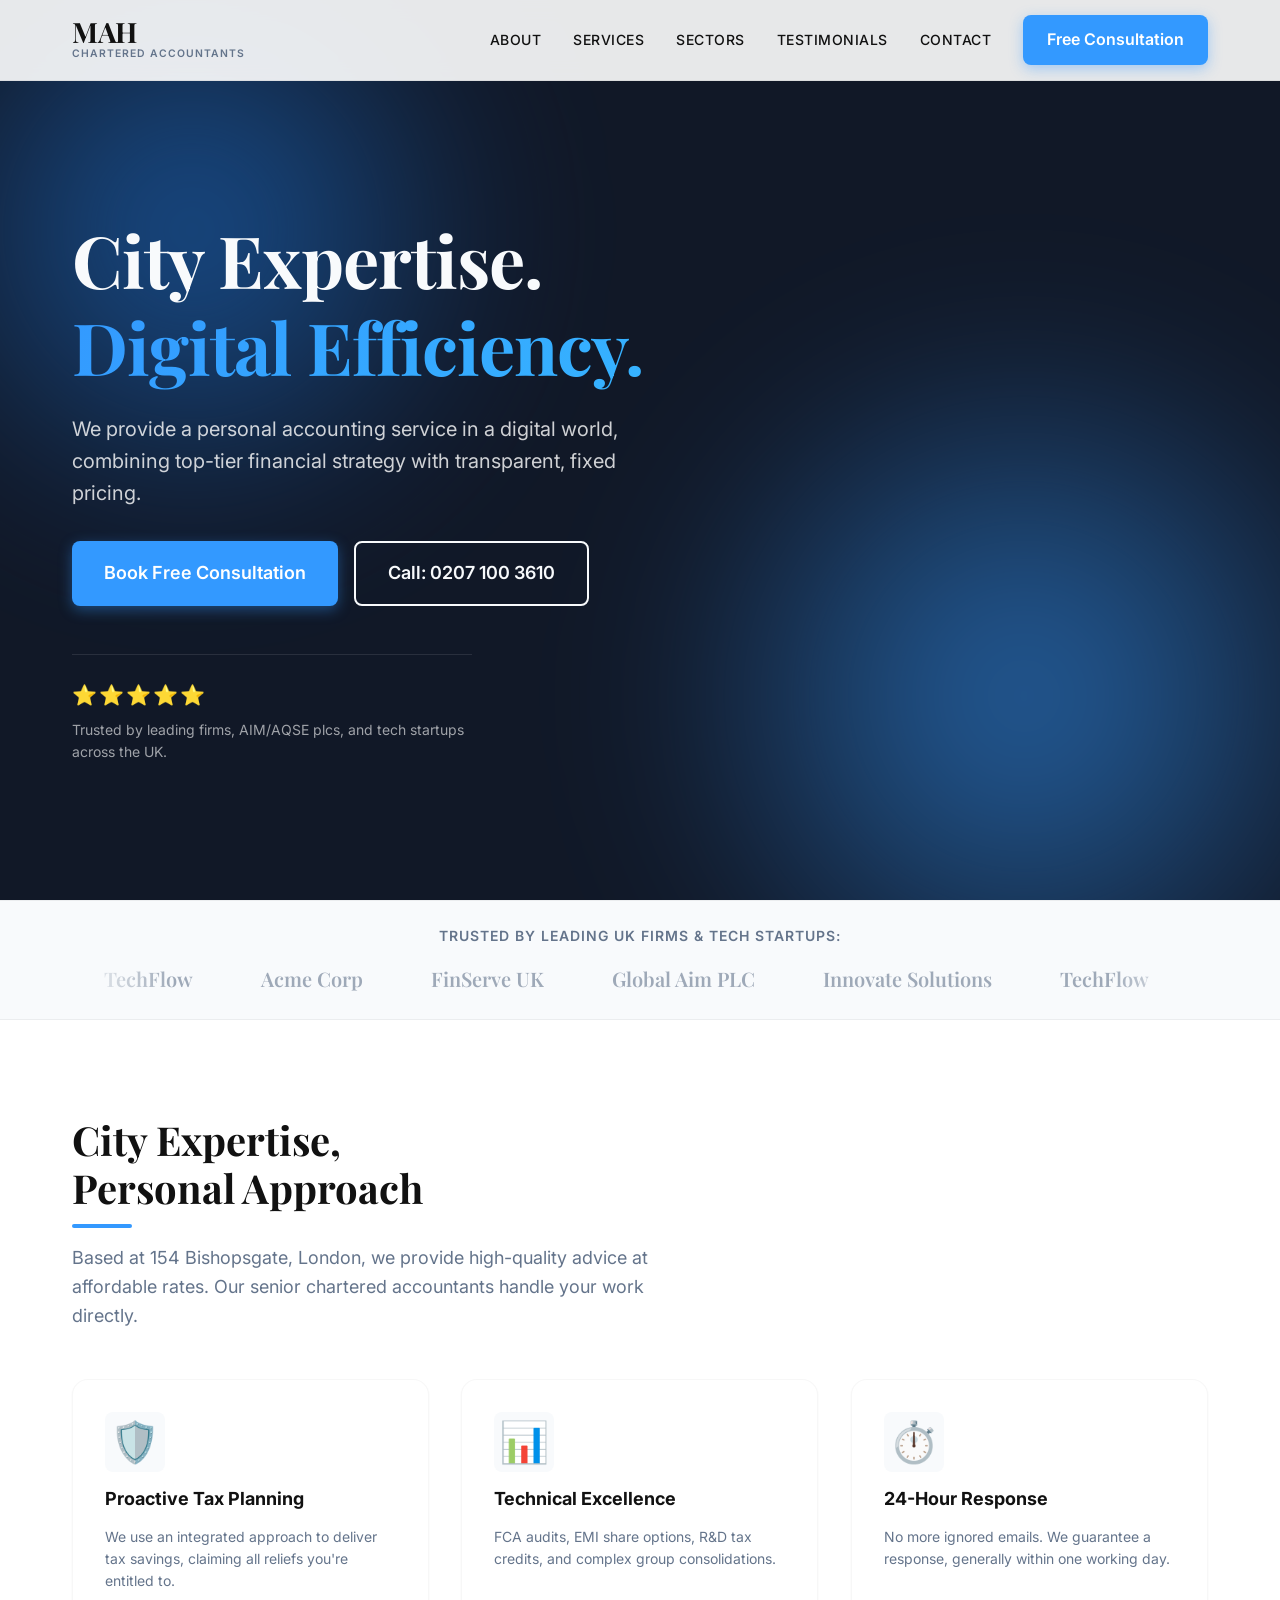
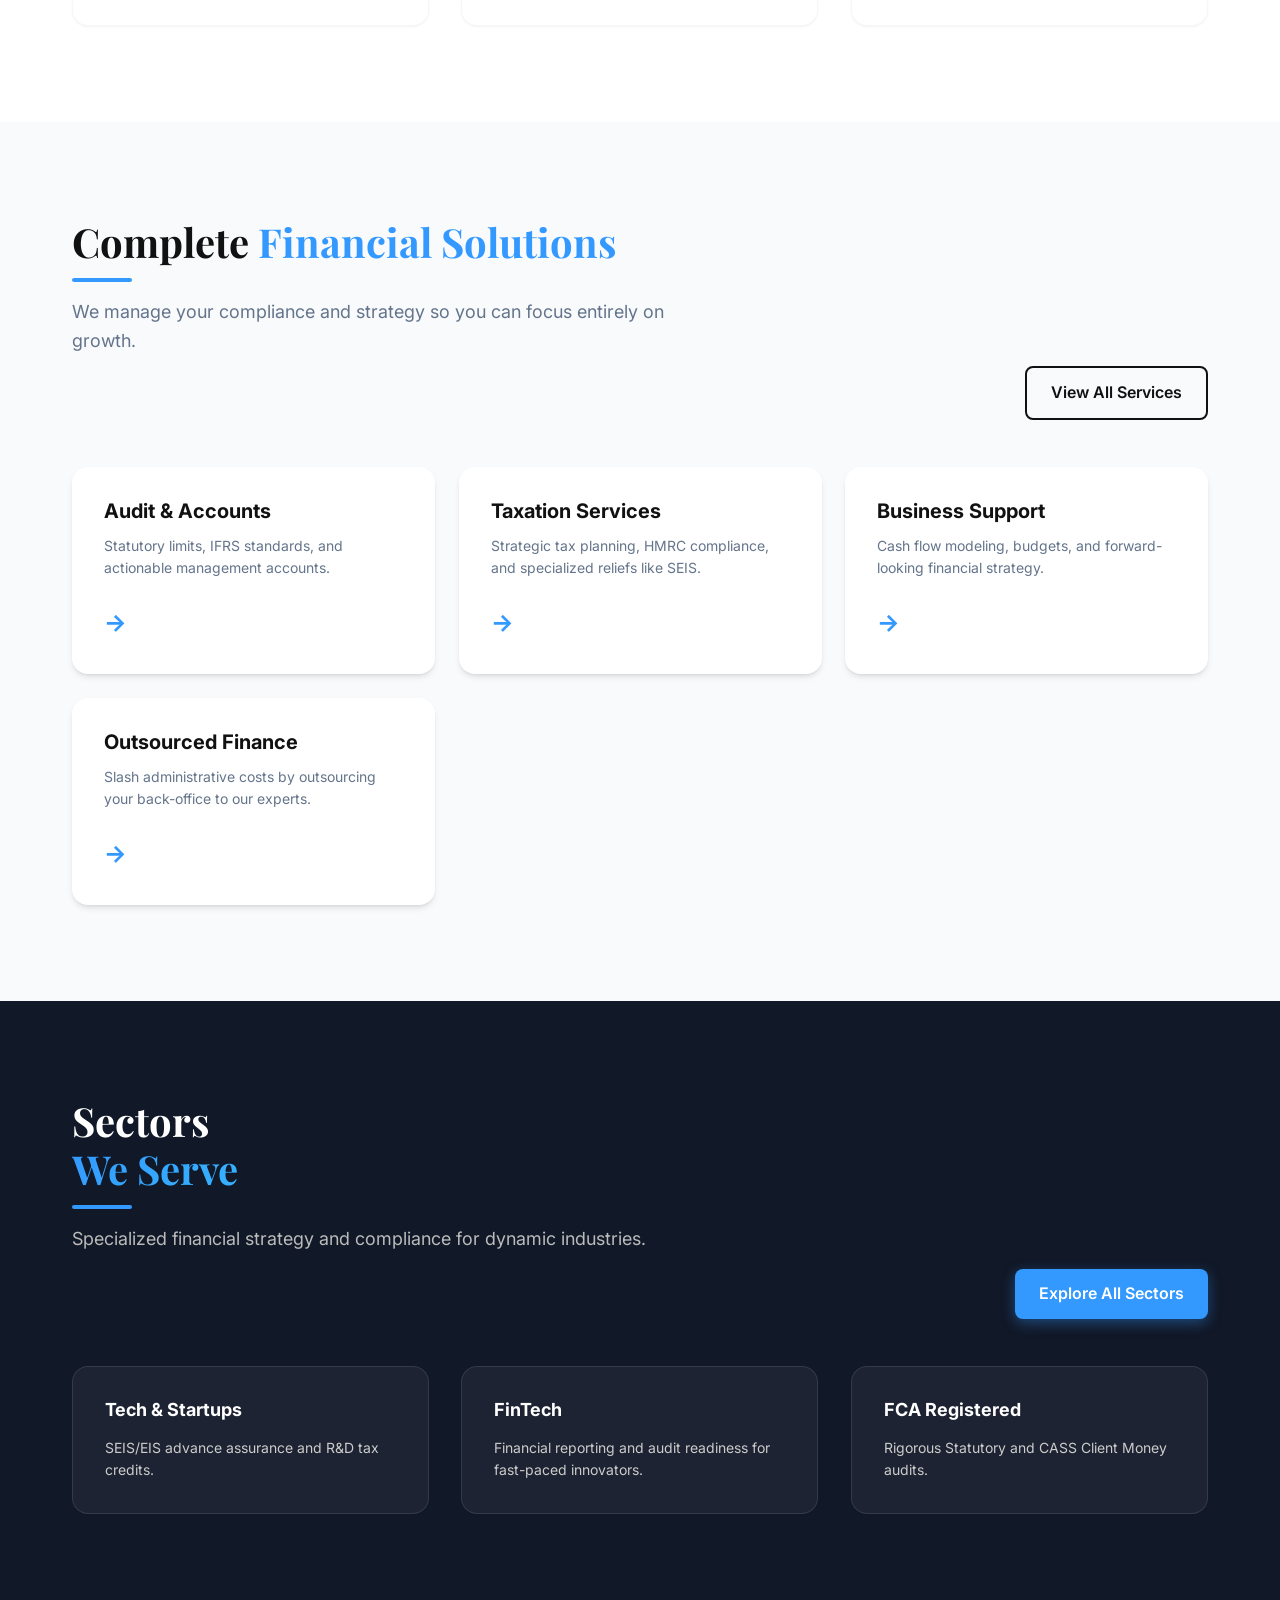
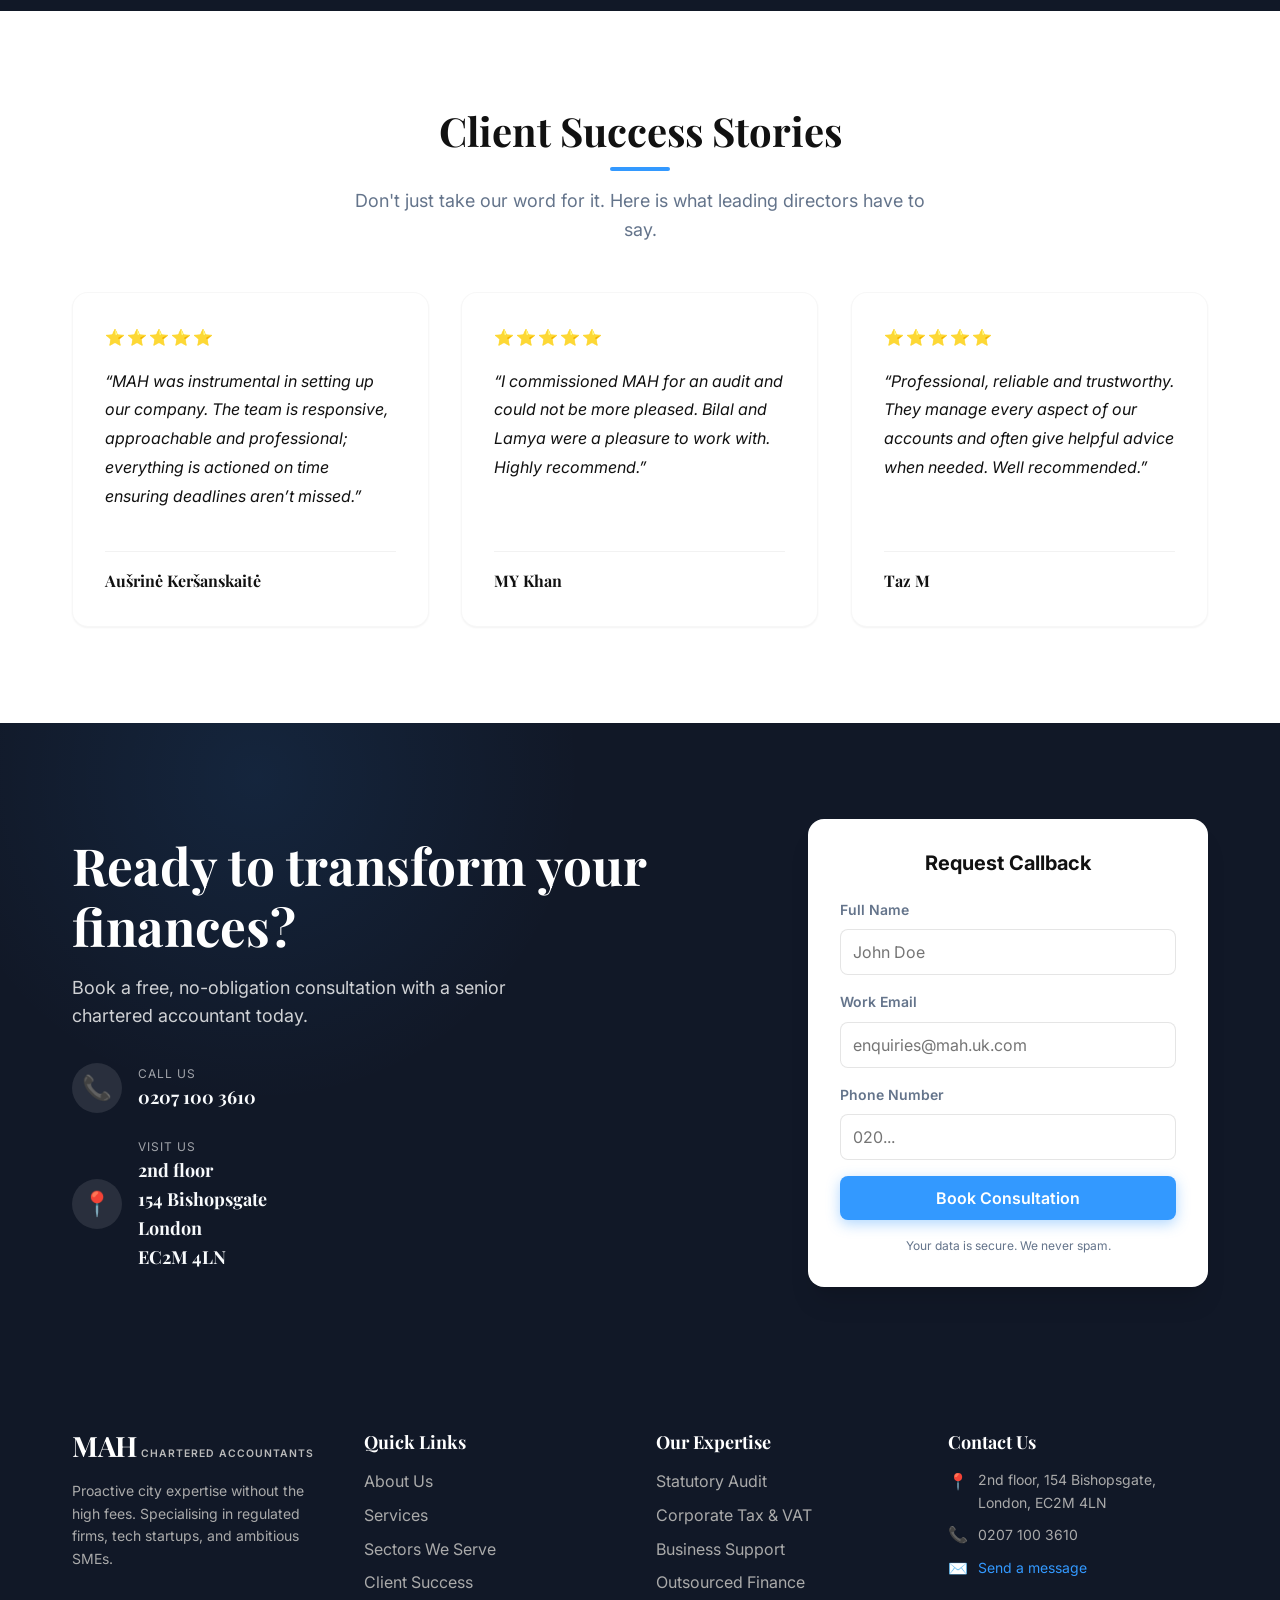
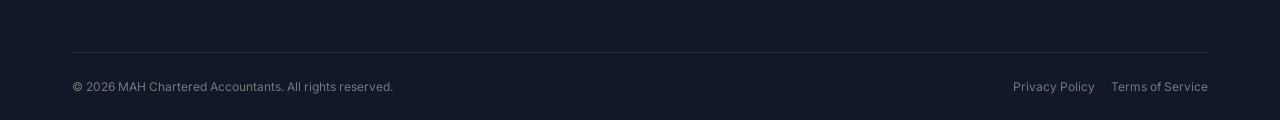
<file: index.html>
<!DOCTYPE html>
<html lang="en">

<head>
    <meta charset="UTF-8">
    <meta name="viewport" content="width=device-width, initial-scale=1.0">
    <title>MAH Chartered Accountants | City Expertise, Digital Efficiency</title>
    <meta name="description"
        content="We are a firm of chartered accountants providing a personal service in a digital world. Based in London & acting for clients across the UK.">
    <!-- Favicon -->
    <link rel="icon" type="image/png" href="assets/favicon.png">
    <!-- Google Fonts -->
    <link rel="preconnect" href="https://fonts.googleapis.com">
    <link rel="preconnect" href="https://fonts.gstatic.com" crossorigin>
    <link
        href="https://fonts.googleapis.com/css2?family=Inter:wght@300;400;500;600;700&family=Playfair+Display:wght@600;700&display=swap"
        rel="stylesheet">
    <!-- Main CSS -->
    <link rel="stylesheet" href="css/main.css">
</head>

<body>

    <!-- Header / Navigation -->
    <header class="header" id="header">
        <div class="container header-container">
            <a href="index.html" class="logo">
                <span class="logo-text">MAH</span>
                <span class="logo-subtext">Chartered Accountants</span>
            </a>
            <nav class="nav">
                <ul class="nav-list">
                    <li><a href="about.html" class="nav-link">About</a></li>
                    <li><a href="#services" class="nav-link">Services</a></li>
                    <li><a href="sectors.html" class="nav-link">Sectors</a></li>
                    <li><a href="#testimonials" class="nav-link">Testimonials</a></li>
                    <li><a href="#contact" class="nav-link">Contact</a></li>
                </ul>
                <div class="header-cta">
                    <a href="#contact" class="btn btn-primary">Free Consultation</a>
                </div>
            </nav>
            <button class="mobile-menu-toggle" aria-label="Toggle Menu">
                <span></span>
                <span></span>
                <span></span>
            </button>
        </div>
    </header>

    <main>
        <!-- Hero Section -->
        <section class="hero">
            <div class="hero-bg">
                <!-- Decorative gradient blobs -->
                <div class="blob blob-1"></div>
                <div class="blob blob-2"></div>
            </div>
            <div class="container hero-container">
                <div class="hero-content">
                    <h1 class="hero-title animate-up">City Expertise. <br><span class="text-gradient">Digital
                            Efficiency.</span></h1>
                    <p class="hero-subtitle animate-up delay-1">We provide a personal accounting service in a digital
                        world, combining top-tier financial strategy with transparent, fixed pricing.</p>
                    <div class="hero-actions animate-up delay-2">
                        <a href="#contact" class="btn btn-primary btn-large">Book Free Consultation</a>
                        <a href="tel:02071003610" class="btn btn-secondary btn-large">Call: 0207 100 3610</a>
                    </div>
                    <div class="hero-trust animate-up delay-3">
                        <div class="trust-stars">⭐⭐⭐⭐⭐</div>
                        <p>Trusted by leading firms, AIM/AQSE plcs, and tech startups across the UK.</p>
                    </div>
                </div>
            </div>
        </section>

        <!-- Trusted By Section (Marquee) -->
        <section class="trusted-by" aria-label="Trusted by companies">
            <div class="container marquee-container">
                <p class="trusted-label">Trusted by leading UK firms & tech startups:</p>
                <div class="marquee" aria-hidden="true">
                    <div class="marquee-content">
                        <!-- Duplicated for infinite scroll effect (Placeholder Text/Logos) -->
                        <span>TechFlow</span>
                        <span>Acme Corp</span>
                        <span>FinServe UK</span>
                        <span>Global Aim PLC</span>
                        <span>Innovate Solutions</span>
                        <span>TechFlow</span>
                        <span>Acme Corp</span>
                        <span>FinServe UK</span>
                        <span>Global Aim PLC</span>
                        <span>Innovate Solutions</span>
                    </div>
                </div>
            </div>
        </section>

        <!-- About Preview / Features -->
        <section class="section about-summary" id="about">
            <div class="container section-container">
                <div class="section-header scroll-animate animate-fade-up">
                    <h2 class="section-title">City Expertise, <br>Personal Approach</h2>
                    <p class="section-subtitle">Based at 154 Bishopsgate, London, we provide high-quality advice at
                        affordable rates. Our senior chartered accountants handle your work directly.</p>
                </div>

                <div class="features-grid">
                    <div class="feature-card scroll-animate animate-fade-up stagger-1">
                        <div class="feature-icon">🛡️</div>
                        <h3>Proactive Tax Planning</h3>
                        <p>We use an integrated approach to deliver tax savings, claiming all reliefs you're entitled
                            to.</p>
                    </div>
                    <div class="feature-card scroll-animate animate-fade-up stagger-2">
                        <div class="feature-icon">📊</div>
                        <h3>Technical Excellence</h3>
                        <p>FCA audits, EMI share options, R&D tax credits, and complex group consolidations.</p>
                    </div>
                    <div class="feature-card scroll-animate animate-fade-up stagger-3">
                        <div class="feature-icon">⏱️</div>
                        <h3>24-Hour Response</h3>
                        <p>No more ignored emails. We guarantee a response, generally within one working day.</p>
                    </div>
                </div>
            </div>
        </section>

        <!-- Services Section -->
        <section class="section services" id="services">
            <div class="container section-container">
                <div class="services-header-wrapper">
                    <div class="section-header scroll-animate animate-fade-left">
                        <h2 class="section-title">Complete <span>Financial Solutions</span></h2>
                        <p class="section-subtitle">We manage your compliance and strategy so you can focus entirely on
                            growth.</p>
                    </div>
                    <div class="services-cta scroll-animate animate-fade-right">
                        <a href="services.html" class="btn btn-secondary">View All Services</a>
                    </div>
                </div>

                <div class="services-grid">
                    <!-- Cards with Glassmorphism / Hover reveal -->
                    <a href="services.html#audit-accounts" class="service-card scroll-animate animate-fade-up">
                        <div class="card-bg"></div>
                        <div class="card-content">
                            <h3>Audit & Accounts</h3>
                            <p>Statutory limits, IFRS standards, and actionable management accounts.</p>
                            <span class="card-arrow">→</span>
                        </div>
                    </a>
                    <a href="services.html#taxation" class="service-card scroll-animate animate-fade-up stagger-1">
                        <div class="card-bg"></div>
                        <div class="card-content">
                            <h3>Taxation Services</h3>
                            <p>Strategic tax planning, HMRC compliance, and specialized reliefs like SEIS.</p>
                            <span class="card-arrow">→</span>
                        </div>
                    </a>
                    <a href="services.html#business-support"
                        class="service-card scroll-animate animate-fade-up stagger-2">
                        <div class="card-bg"></div>
                        <div class="card-content">
                            <h3>Business Support</h3>
                            <p>Cash flow modeling, budgets, and forward-looking financial strategy.</p>
                            <span class="card-arrow">→</span>
                        </div>
                    </a>
                    <a href="services.html#outsourcing" class="service-card scroll-animate animate-fade-up stagger-3">
                        <div class="card-bg"></div>
                        <div class="card-content">
                            <h3>Outsourced Finance</h3>
                            <p>Slash administrative costs by outsourcing your back-office to our experts.</p>
                            <span class="card-arrow">→</span>
                        </div>
                    </a>
                </div>
            </div>
        </section>

        <!-- Sectors Preview Section -->
        <section class="section about-summary" id="sectors"
            style="background-color: var(--clr-surface-dark); color: white;">
            <div class="container section-container">
                <div class="services-header-wrapper">
                    <div class="section-header scroll-animate animate-fade-left">
                        <h2 class="section-title text-white" style="color: white;">Sectors <br><span
                                class="text-gradient">We Serve</span></h2>
                        <p class="section-subtitle" style="color: #bbb;">Specialized financial strategy and compliance
                            for dynamic industries.</p>
                    </div>
                    <div class="services-cta scroll-animate animate-fade-right">
                        <a href="sectors.html" class="btn btn-primary">Explore All Sectors</a>
                    </div>
                </div>

                <div class="features-grid">
                    <div class="feature-card scroll-animate animate-fade-up stagger-1"
                        style="background: rgba(255,255,255,0.05); border: 1px solid rgba(255,255,255,0.1); color: white;">
                        <h3 style="color: white;">Tech & Startups</h3>
                        <p style="color: #ccc;">SEIS/EIS advance assurance and R&D tax credits.</p>
                    </div>
                    <div class="feature-card scroll-animate animate-fade-up stagger-2"
                        style="background: rgba(255,255,255,0.05); border: 1px solid rgba(255,255,255,0.1); color: white;">
                        <h3 style="color: white;">FinTech</h3>
                        <p style="color: #ccc;">Financial reporting and audit readiness for fast-paced innovators.</p>
                    </div>
                    <div class="feature-card scroll-animate animate-fade-up stagger-3"
                        style="background: rgba(255,255,255,0.05); border: 1px solid rgba(255,255,255,0.1); color: white;">
                        <h3 style="color: white;">FCA Registered</h3>
                        <p style="color: #ccc;">Rigorous Statutory and CASS Client Money audits.</p>
                    </div>
                </div>
            </div>
        </section>

        <!-- Testimonials (Social Proof) -->
        <section class="section testimonials" id="testimonials">
            <div class="container section-container">
                <div class="section-header scroll-animate animate-fade-up text-center">
                    <h2 class="section-title">Client Success Stories</h2>
                    <p class="section-subtitle">Don't just take our word for it. Here is what leading directors have to
                        say.</p>
                </div>

                <div class="testimonial-grid">
                    <div class="testimonial-card scroll-animate animate-fade-up stagger-1">
                        <div class="stars">⭐⭐⭐⭐⭐</div>
                        <p class="quote">“MAH was instrumental in setting up our company. The team is responsive,
                            approachable and professional; everything is actioned on time ensuring deadlines aren’t
                            missed.”</p>
                        <div class="author">
                            <strong>Aušrinė Keršanskaitė</strong>
                        </div>
                    </div>
                    <div class="testimonial-card scroll-animate animate-fade-up stagger-2">
                        <div class="stars">⭐⭐⭐⭐⭐</div>
                        <p class="quote">“I commissioned MAH for an audit and could not be more pleased. Bilal and Lamya
                            were a pleasure to work with. Highly recommend.”</p>
                        <div class="author">
                            <strong>MY Khan</strong>
                        </div>
                    </div>
                    <div class="testimonial-card scroll-animate animate-fade-up stagger-3">
                        <div class="stars">⭐⭐⭐⭐⭐</div>
                        <p class="quote">“Professional, reliable and trustworthy. They manage every aspect of our
                            accounts and often give helpful advice when needed. Well recommended.”</p>
                        <div class="author">
                            <strong>Taz M</strong>
                        </div>
                    </div>
                </div>
            </div>
        </section>

        <!-- Conversion / Contact Section -->
        <section class="section cta-contact" id="contact">
            <div class="container section-container">
                <div class="cta-wrapper scroll-animate animate-zoom-in">
                    <div class="cta-content">
                        <h2>Ready to transform your finances?</h2>
                        <p>Book a free, no-obligation consultation with a senior chartered accountant today.</p>
                        <div class="contact-methods">
                            <a href="tel:02071003610" class="contact-item">
                                <span class="icon">📞</span>
                                <div>
                                    <span class="label">Call Us</span>
                                    <strong>0207 100 3610</strong>
                                </div>
                            </a>
                            <div class="contact-item">
                                <span class="icon">📍</span>
                                <div>
                                    <span class="label">Visit Us</span>
                                    <strong>2nd floor<br>154 Bishopsgate<br>London<br>EC2M 4LN</strong>
                                </div>
                            </div>
                        </div>
                    </div>
                    <div class="cta-form-container">
                        <form class="lead-capture-form">
                            <h3>Request Callback</h3>
                            <div class="form-group">
                                <label for="name">Full Name</label>
                                <input type="text" id="name" placeholder="John Doe" required>
                            </div>
                            <div class="form-group">
                                <label for="email">Work Email</label>
                                <input type="email" id="email" placeholder="enquiries@mah.uk.com" required>
                            </div>
                            <div class="form-group">
                                <label for="phone">Phone Number</label>
                                <input type="tel" id="phone" placeholder="020..." required>
                            </div>
                            <button type="submit" class="btn btn-primary btn-block">Book Consultation</button>
                            <p class="form-note">Your data is secure. We never spam.</p>
                        </form>
                    </div>
                </div>
            </div>
        </section>
    </main>

    <!-- Footer -->
    <div id="global-footer"></div>

    <!-- Main JS -->
    <script src="js/main.js"></script>
</body>

</html>
</file>
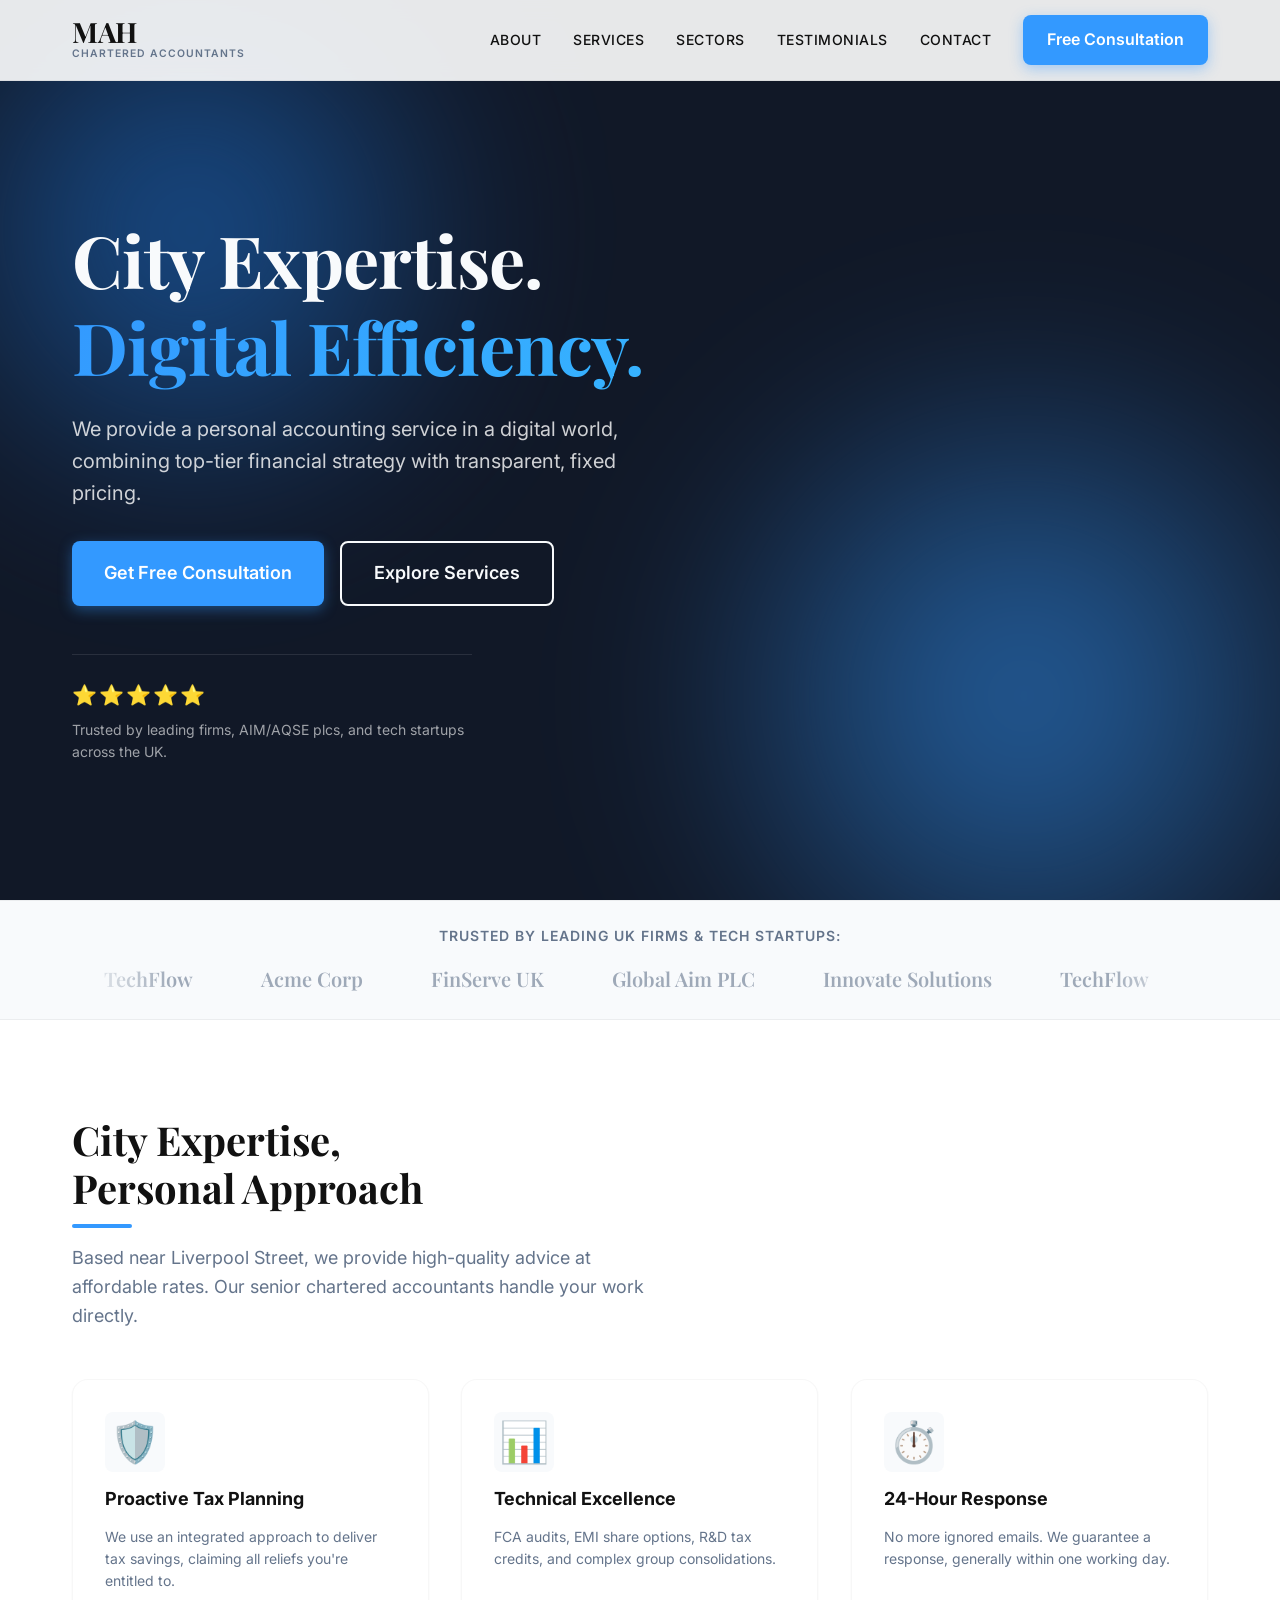
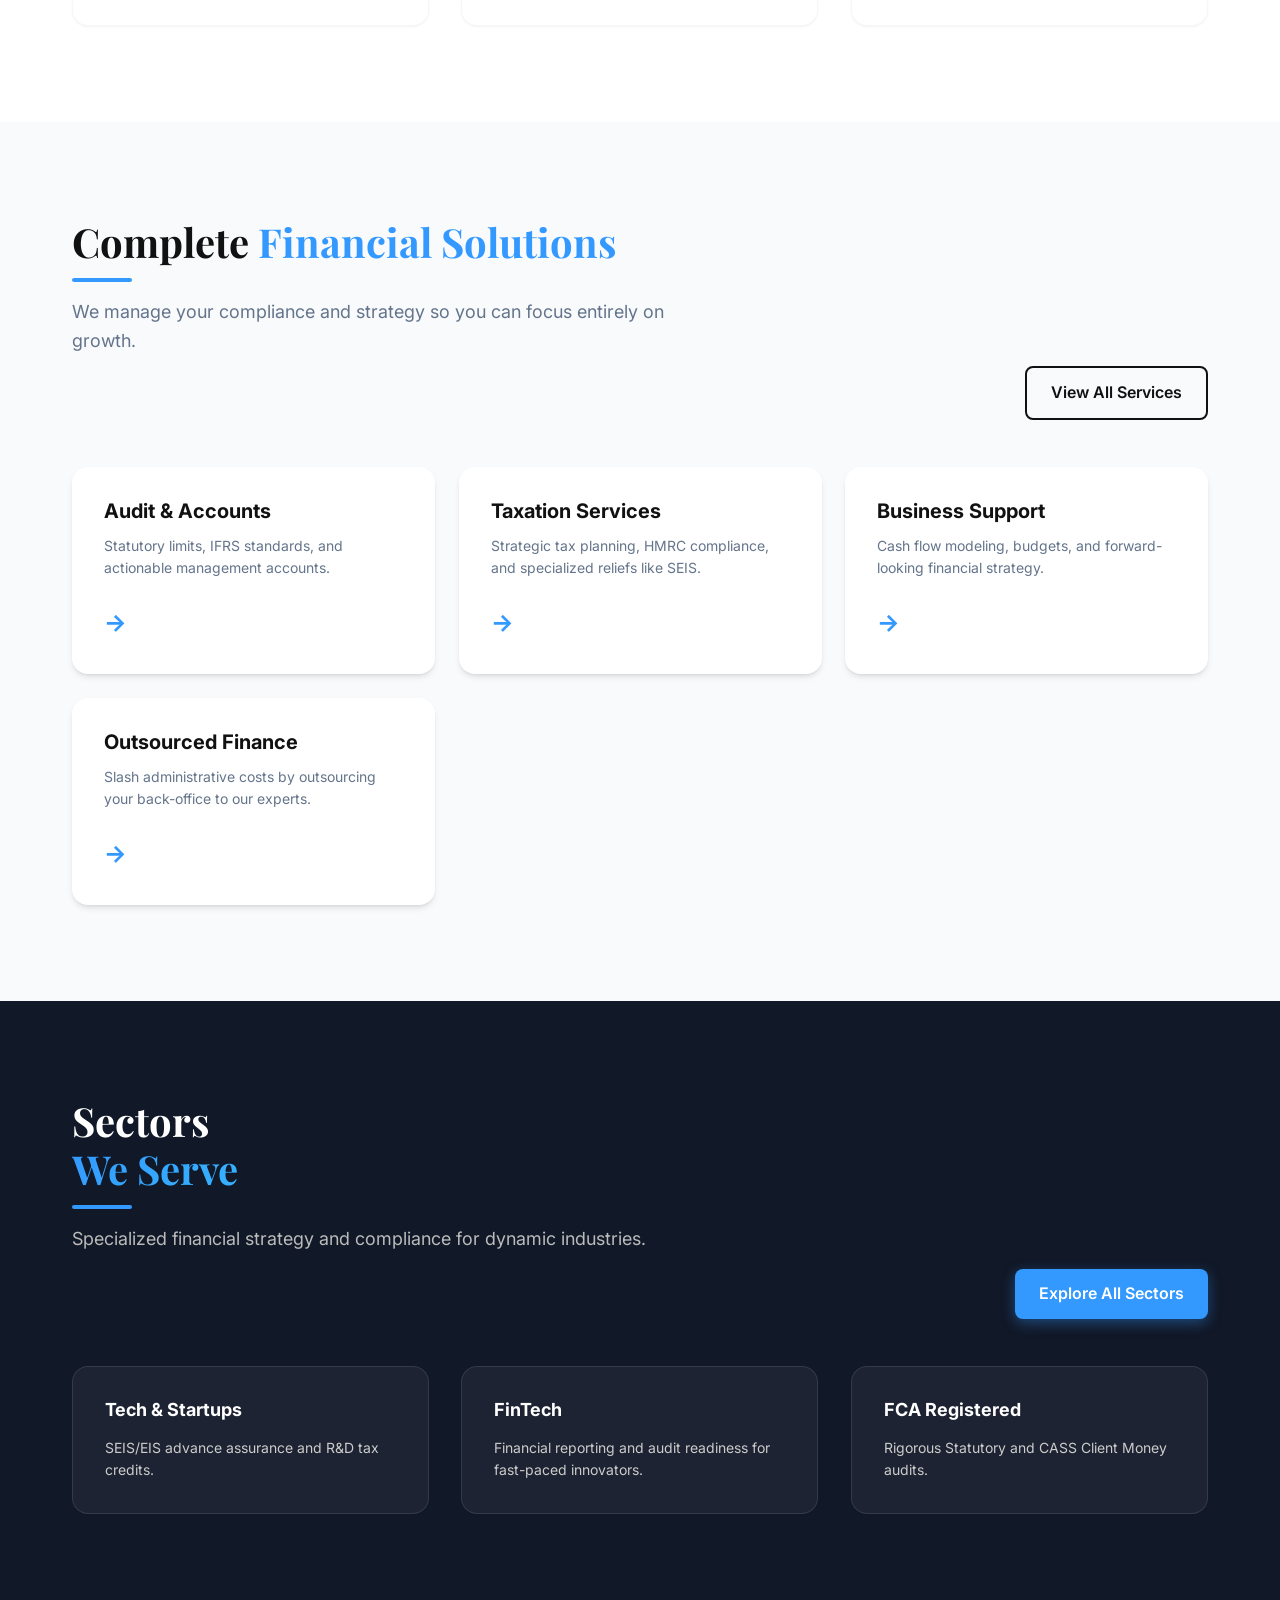
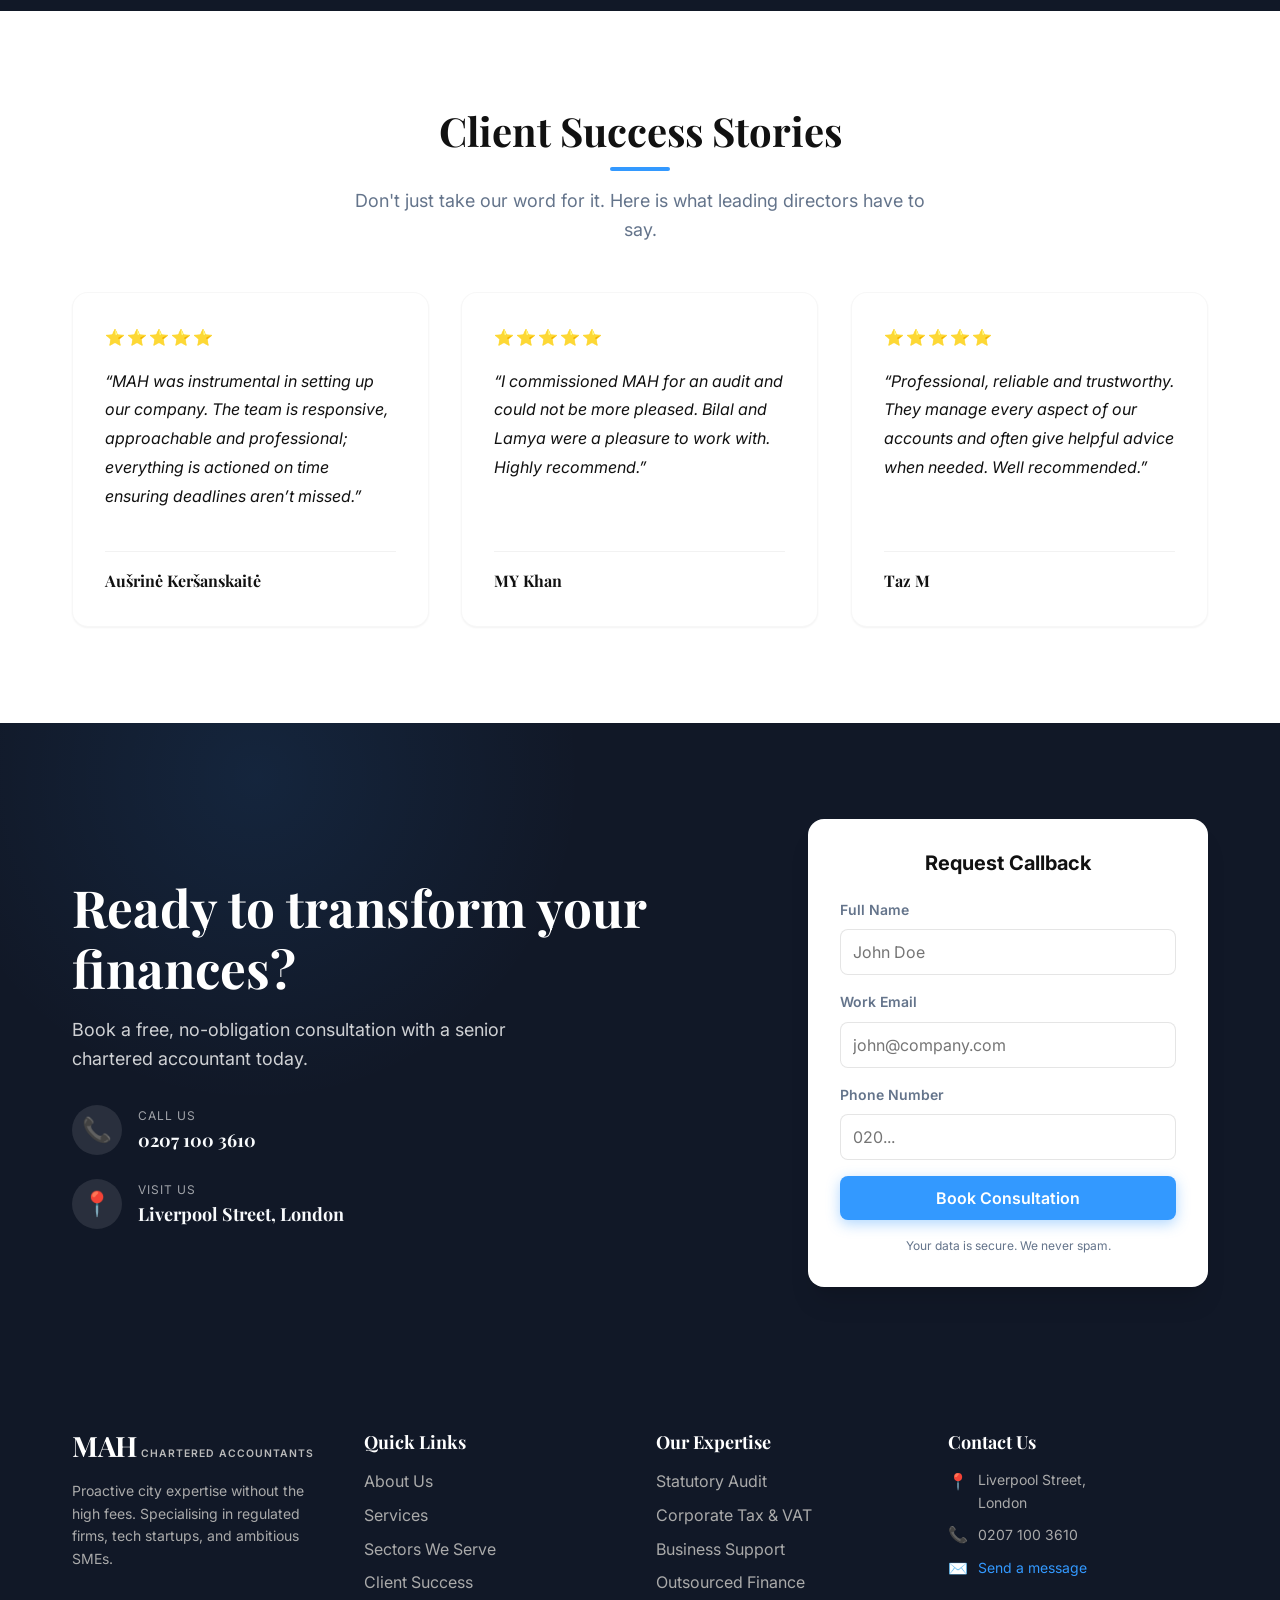
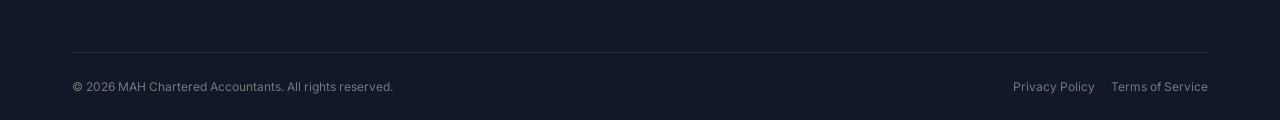
<file: public/index.html>
<!DOCTYPE html>
<html lang="en">

<head>
    <meta charset="UTF-8">
    <meta name="viewport" content="width=device-width, initial-scale=1.0">
    <title>MAH Chartered Accountants | City Expertise, Digital Efficiency</title>
    <meta name="description"
        content="We are a firm of chartered accountants providing a personal service in a digital world. Based in London & acting for clients across the UK.">
    <!-- Favicon -->
    <link rel="icon" type="image/png" href="assets/favicon.png">
    <!-- Google Fonts -->
    <link rel="preconnect" href="https://fonts.googleapis.com">
    <link rel="preconnect" href="https://fonts.gstatic.com" crossorigin>
    <link
        href="https://fonts.googleapis.com/css2?family=Inter:wght@300;400;500;600;700&family=Playfair+Display:wght@600;700&display=swap"
        rel="stylesheet">
    <!-- Main CSS -->
    <link rel="stylesheet" href="css/main.css">
</head>

<body>

    <!-- Header / Navigation -->
    <header class="header" id="header">
        <div class="container header-container">
            <a href="index.html" class="logo">
                <span class="logo-text">MAH</span>
                <span class="logo-subtext">Chartered Accountants</span>
            </a>
            <nav class="nav">
                <ul class="nav-list">
                    <li><a href="about.html" class="nav-link">About</a></li>
                    <li><a href="#services" class="nav-link">Services</a></li>
                    <li><a href="sectors.html" class="nav-link">Sectors</a></li>
                    <li><a href="#testimonials" class="nav-link">Testimonials</a></li>
                    <li><a href="#contact" class="nav-link">Contact</a></li>
                </ul>
                <div class="header-cta">
                    <a href="#contact" class="btn btn-primary">Free Consultation</a>
                </div>
            </nav>
            <button class="mobile-menu-toggle" aria-label="Toggle Menu">
                <span></span>
                <span></span>
                <span></span>
            </button>
        </div>
    </header>

    <main>
        <!-- Hero Section -->
        <section class="hero">
            <div class="hero-bg">
                <!-- Decorative gradient blobs -->
                <div class="blob blob-1"></div>
                <div class="blob blob-2"></div>
            </div>
            <div class="container hero-container">
                <div class="hero-content">
                    <h1 class="hero-title animate-up">City Expertise. <br><span class="text-gradient">Digital
                            Efficiency.</span></h1>
                    <p class="hero-subtitle animate-up delay-1">We provide a personal accounting service in a digital
                        world, combining top-tier financial strategy with transparent, fixed pricing.</p>
                    <div class="hero-actions animate-up delay-2">
                        <a href="#contact" class="btn btn-primary btn-large">Get Free Consultation</a>
                        <a href="#services" class="btn btn-secondary btn-large">Explore Services</a>
                    </div>
                    <div class="hero-trust animate-up delay-3">
                        <div class="trust-stars">⭐⭐⭐⭐⭐</div>
                        <p>Trusted by leading firms, AIM/AQSE plcs, and tech startups across the UK.</p>
                    </div>
                </div>
            </div>
        </section>

        <!-- Trusted By Section (Marquee) -->
        <section class="trusted-by" aria-label="Trusted by companies">
            <div class="container marquee-container">
                <p class="trusted-label">Trusted by leading UK firms & tech startups:</p>
                <div class="marquee" aria-hidden="true">
                    <div class="marquee-content">
                        <!-- Duplicated for infinite scroll effect (Placeholder Text/Logos) -->
                        <span>TechFlow</span>
                        <span>Acme Corp</span>
                        <span>FinServe UK</span>
                        <span>Global Aim PLC</span>
                        <span>Innovate Solutions</span>
                        <span>TechFlow</span>
                        <span>Acme Corp</span>
                        <span>FinServe UK</span>
                        <span>Global Aim PLC</span>
                        <span>Innovate Solutions</span>
                    </div>
                </div>
            </div>
        </section>

        <!-- About Preview / Features -->
        <section class="section about-summary" id="about">
            <div class="container section-container">
                <div class="section-header scroll-animate animate-fade-up">
                    <h2 class="section-title">City Expertise, <br>Personal Approach</h2>
                    <p class="section-subtitle">Based near Liverpool Street, we provide high-quality advice at
                        affordable rates. Our senior chartered accountants handle your work directly.</p>
                </div>

                <div class="features-grid">
                    <div class="feature-card scroll-animate animate-fade-up stagger-1">
                        <div class="feature-icon">🛡️</div>
                        <h3>Proactive Tax Planning</h3>
                        <p>We use an integrated approach to deliver tax savings, claiming all reliefs you're entitled
                            to.</p>
                    </div>
                    <div class="feature-card scroll-animate animate-fade-up stagger-2">
                        <div class="feature-icon">📊</div>
                        <h3>Technical Excellence</h3>
                        <p>FCA audits, EMI share options, R&D tax credits, and complex group consolidations.</p>
                    </div>
                    <div class="feature-card scroll-animate animate-fade-up stagger-3">
                        <div class="feature-icon">⏱️</div>
                        <h3>24-Hour Response</h3>
                        <p>No more ignored emails. We guarantee a response, generally within one working day.</p>
                    </div>
                </div>
            </div>
        </section>

        <!-- Services Section -->
        <section class="section services" id="services">
            <div class="container section-container">
                <div class="services-header-wrapper">
                    <div class="section-header scroll-animate animate-fade-left">
                        <h2 class="section-title">Complete <span>Financial Solutions</span></h2>
                        <p class="section-subtitle">We manage your compliance and strategy so you can focus entirely on
                            growth.</p>
                    </div>
                    <div class="services-cta scroll-animate animate-fade-right">
                        <a href="services.html" class="btn btn-secondary">View All Services</a>
                    </div>
                </div>

                <div class="services-grid">
                    <!-- Cards with Glassmorphism / Hover reveal -->
                    <a href="services.html#audit-accounts" class="service-card scroll-animate animate-fade-up">
                        <div class="card-bg"></div>
                        <div class="card-content">
                            <h3>Audit & Accounts</h3>
                            <p>Statutory limits, IFRS standards, and actionable management accounts.</p>
                            <span class="card-arrow">→</span>
                        </div>
                    </a>
                    <a href="services.html#taxation" class="service-card scroll-animate animate-fade-up stagger-1">
                        <div class="card-bg"></div>
                        <div class="card-content">
                            <h3>Taxation Services</h3>
                            <p>Strategic tax planning, HMRC compliance, and specialized reliefs like SEIS.</p>
                            <span class="card-arrow">→</span>
                        </div>
                    </a>
                    <a href="services.html#business-support"
                        class="service-card scroll-animate animate-fade-up stagger-2">
                        <div class="card-bg"></div>
                        <div class="card-content">
                            <h3>Business Support</h3>
                            <p>Cash flow modeling, budgets, and forward-looking financial strategy.</p>
                            <span class="card-arrow">→</span>
                        </div>
                    </a>
                    <a href="services.html#outsourcing" class="service-card scroll-animate animate-fade-up stagger-3">
                        <div class="card-bg"></div>
                        <div class="card-content">
                            <h3>Outsourced Finance</h3>
                            <p>Slash administrative costs by outsourcing your back-office to our experts.</p>
                            <span class="card-arrow">→</span>
                        </div>
                    </a>
                </div>
            </div>
        </section>

        <!-- Sectors Preview Section -->
        <section class="section about-summary" id="sectors"
            style="background-color: var(--clr-surface-dark); color: white;">
            <div class="container section-container">
                <div class="services-header-wrapper">
                    <div class="section-header scroll-animate animate-fade-left">
                        <h2 class="section-title text-white" style="color: white;">Sectors <br><span
                                class="text-gradient">We Serve</span></h2>
                        <p class="section-subtitle" style="color: #bbb;">Specialized financial strategy and compliance
                            for dynamic industries.</p>
                    </div>
                    <div class="services-cta scroll-animate animate-fade-right">
                        <a href="sectors.html" class="btn btn-primary">Explore All Sectors</a>
                    </div>
                </div>

                <div class="features-grid">
                    <div class="feature-card scroll-animate animate-fade-up stagger-1"
                        style="background: rgba(255,255,255,0.05); border: 1px solid rgba(255,255,255,0.1); color: white;">
                        <h3 style="color: white;">Tech & Startups</h3>
                        <p style="color: #ccc;">SEIS/EIS advance assurance and R&D tax credits.</p>
                    </div>
                    <div class="feature-card scroll-animate animate-fade-up stagger-2"
                        style="background: rgba(255,255,255,0.05); border: 1px solid rgba(255,255,255,0.1); color: white;">
                        <h3 style="color: white;">FinTech</h3>
                        <p style="color: #ccc;">Financial reporting and audit readiness for fast-paced innovators.</p>
                    </div>
                    <div class="feature-card scroll-animate animate-fade-up stagger-3"
                        style="background: rgba(255,255,255,0.05); border: 1px solid rgba(255,255,255,0.1); color: white;">
                        <h3 style="color: white;">FCA Registered</h3>
                        <p style="color: #ccc;">Rigorous Statutory and CASS Client Money audits.</p>
                    </div>
                </div>
            </div>
        </section>

        <!-- Testimonials (Social Proof) -->
        <section class="section testimonials" id="testimonials">
            <div class="container section-container">
                <div class="section-header scroll-animate animate-fade-up text-center">
                    <h2 class="section-title">Client Success Stories</h2>
                    <p class="section-subtitle">Don't just take our word for it. Here is what leading directors have to
                        say.</p>
                </div>

                <div class="testimonial-grid">
                    <div class="testimonial-card scroll-animate animate-fade-up stagger-1">
                        <div class="stars">⭐⭐⭐⭐⭐</div>
                        <p class="quote">“MAH was instrumental in setting up our company. The team is responsive,
                            approachable and professional; everything is actioned on time ensuring deadlines aren’t
                            missed.”</p>
                        <div class="author">
                            <strong>Aušrinė Keršanskaitė</strong>
                        </div>
                    </div>
                    <div class="testimonial-card scroll-animate animate-fade-up stagger-2">
                        <div class="stars">⭐⭐⭐⭐⭐</div>
                        <p class="quote">“I commissioned MAH for an audit and could not be more pleased. Bilal and Lamya
                            were a pleasure to work with. Highly recommend.”</p>
                        <div class="author">
                            <strong>MY Khan</strong>
                        </div>
                    </div>
                    <div class="testimonial-card scroll-animate animate-fade-up stagger-3">
                        <div class="stars">⭐⭐⭐⭐⭐</div>
                        <p class="quote">“Professional, reliable and trustworthy. They manage every aspect of our
                            accounts and often give helpful advice when needed. Well recommended.”</p>
                        <div class="author">
                            <strong>Taz M</strong>
                        </div>
                    </div>
                </div>
            </div>
        </section>

        <!-- Conversion / Contact Section -->
        <section class="section cta-contact" id="contact">
            <div class="container section-container">
                <div class="cta-wrapper scroll-animate animate-zoom-in">
                    <div class="cta-content">
                        <h2>Ready to transform your finances?</h2>
                        <p>Book a free, no-obligation consultation with a senior chartered accountant today.</p>
                        <div class="contact-methods">
                            <a href="tel:02071003610" class="contact-item">
                                <span class="icon">📞</span>
                                <div>
                                    <span class="label">Call Us</span>
                                    <strong>0207 100 3610</strong>
                                </div>
                            </a>
                            <div class="contact-item">
                                <span class="icon">📍</span>
                                <div>
                                    <span class="label">Visit Us</span>
                                    <strong>Liverpool Street, London</strong>
                                </div>
                            </div>
                        </div>
                    </div>
                    <div class="cta-form-container">
                        <form class="lead-capture-form">
                            <h3>Request Callback</h3>
                            <div class="form-group">
                                <label for="name">Full Name</label>
                                <input type="text" id="name" placeholder="John Doe" required>
                            </div>
                            <div class="form-group">
                                <label for="email">Work Email</label>
                                <input type="email" id="email" placeholder="john@company.com" required>
                            </div>
                            <div class="form-group">
                                <label for="phone">Phone Number</label>
                                <input type="tel" id="phone" placeholder="020..." required>
                            </div>
                            <button type="submit" class="btn btn-primary btn-block">Book Consultation</button>
                            <p class="form-note">Your data is secure. We never spam.</p>
                        </form>
                    </div>
                </div>
            </div>
        </section>
    </main>

    <!-- Footer -->
    <div id="global-footer"></div>

    <!-- Main JS -->
    <script src="js/main.js"></script>
</body>

</html>
</file>
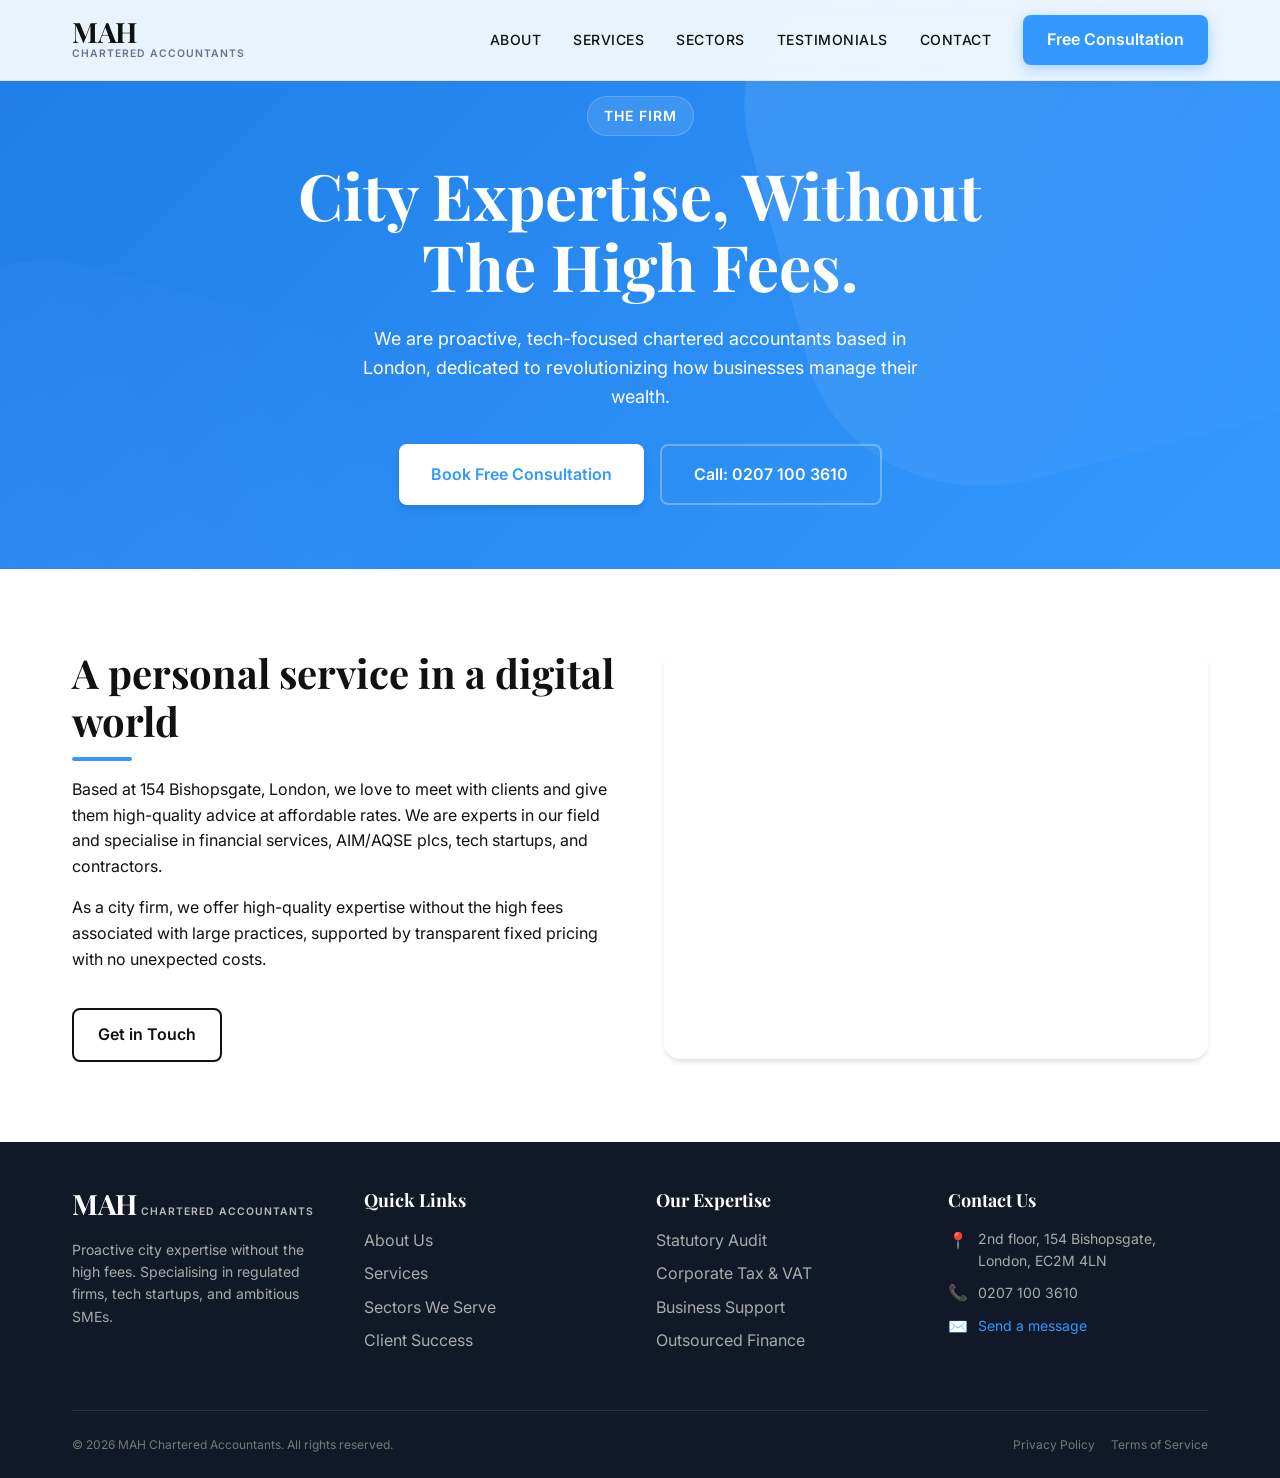
<file: about.html>
<!DOCTYPE html>
<html lang="en">

<head>
    <meta charset="UTF-8">
    <meta name="viewport" content="width=device-width, initial-scale=1.0">
    <title>About Us | MAH Chartered Accountants</title>
    <!-- Favicon -->
    <link rel="icon" type="image/png" href="assets/favicon.png">
    <link
        href="https://fonts.googleapis.com/css2?family=Inter:wght@300;400;500;600;700&family=Playfair+Display:wght@600;700&display=swap"
        rel="stylesheet">
    <link rel="stylesheet" href="css/main.css">
    <style>
        .page-header {
            padding: 150px 0 80px;
            background-color: var(--clr-primary-light);
            color: var(--clr-background);
            text-align: center;
        }

        .about-content {
            display: grid;
            grid-template-columns: 1fr 1fr;
            gap: var(--space-12);
            align-items: center;
            padding: var(--space-12) 0;
        }

        @media (max-width: 768px) {
            .about-content {
                grid-template-columns: 1fr;
            }
        }

        .about-img {
            border-radius: var(--radius-xl);
            box-shadow: var(--shadow-xl);
        }
    </style>
</head>

<body>
    <header class="header" id="header">
        <div class="container header-container">
            <a href="index.html" class="logo">
                <span class="logo-text">MAH</span>
                <span class="logo-subtext">Chartered Accountants</span>
            </a>
            <nav class="nav">
                <ul class="nav-list">
                    <li><a href="about.html" class="nav-link active">About</a></li>
                    <li><a href="index.html#services" class="nav-link">Services</a></li>
                    <li><a href="sectors.html" class="nav-link">Sectors</a></li>
                    <li><a href="index.html#testimonials" class="nav-link">Testimonials</a></li>
                    <li><a href="index.html#contact" class="nav-link">Contact</a></li>
                </ul>
                <div class="header-cta">
                    <a href="contact.html" class="btn btn-primary">Free Consultation</a>
                </div>
            </nav>
        </div>
    </header>

    <main>
        <div class="page-header"
            style="background: linear-gradient(135deg, var(--clr-primary-dark) 0%, var(--clr-primary) 100%); color: white; padding: 6rem 0 4rem 0; position: relative; overflow: hidden; text-align: center;">
            <div class="container" style="position: relative; z-index: 2; max-width: 800px; margin: 0 auto;">
                <div class="animate-up"
                    style="display: inline-block; padding: var(--space-2) var(--space-4); background: rgba(255,255,255,0.1); border: 1px solid rgba(255,255,255,0.2); border-radius: 50px; font-size: var(--text-sm); margin-bottom: var(--space-6); font-weight: 600; letter-spacing: 1px; text-transform: uppercase;">
                    The Firm
                </div>
                <h1 class="animate-up delay-1"
                    style="font-size: clamp(2.5rem, 5vw, 4rem); margin-bottom: var(--space-6); line-height: 1.1; color: white;">
                    City Expertise, Without The High Fees.</h1>
                <p class="animate-up delay-2"
                    style="font-size: var(--text-lg); opacity: 0.9; margin-bottom: var(--space-8); max-width: 600px; margin-left: auto; margin-right: auto; line-height: 1.6;">
                    We are proactive, tech-focused chartered accountants based in London, dedicated to revolutionizing
                    how businesses manage their wealth.
                </p>
                <div class="animate-up delay-3"
                    style="display: flex; gap: var(--space-4); justify-content: center; flex-wrap: wrap;">
                    <a href="index.html#contact" class="btn"
                        style="background: white; color: var(--clr-primary); padding: var(--space-4) var(--space-8); font-size: var(--text-md); font-weight: 600; text-decoration: none; border-radius: var(--radius-md); box-shadow: 0 4px 6px rgba(0,0,0,0.1); transition: transform 0.3s ease;">Book
                        Free Consultation</a>
                    <a href="tel:02071003610" class="btn"
                        style="background: transparent; color: white; border: 2px solid rgba(255,255,255,0.3); padding: var(--space-4) var(--space-8); font-size: var(--text-md); font-weight: 600; text-decoration: none; border-radius: var(--radius-md); transition: background 0.3s ease, border-color 0.3s ease;">Call:
                        0207 100 3610</a>
                </div>
            </div>
            <!-- Decorative background shapes -->
            <div style="position: absolute; top: 0; left: 0; right: 0; bottom: 0; overflow: hidden; z-index: 1;">
                <div
                    style="position: absolute; top: -20%; right: -10%; width: 50%; height: 100%; background: linear-gradient(135deg, rgba(255,255,255,0.1) 0%, transparent 100%); transform: rotate(-15deg); border-radius: 30%;">
                </div>
                <div
                    style="position: absolute; bottom: -30%; left: -10%; width: 40%; height: 80%; background: linear-gradient(45deg, rgba(255,255,255,0.05) 0%, transparent 100%); transform: rotate(15deg); border-radius: 30%;">
                </div>
            </div>
        </div>

        <div class="container section-container">
            <div class="about-content scroll-animate animate-fade-up">
                <div>
                    <h2 class="section-title">A personal service in a digital world</h2>
                    <p>Based at 154 Bishopsgate, London, we love to meet with clients and give them high-quality advice
                        at
                        affordable rates. We are experts in our field and specialise in financial services, AIM/AQSE
                        plcs, tech startups, and contractors.</p>
                    <p>As a city firm, we offer high-quality expertise without the high fees associated with large
                        practices, supported by transparent fixed pricing with no unexpected costs.</p>
                    <a href="contact.html" class="btn btn-secondary" style="margin-top: 20px;">Get in Touch</a>
                </div>
                <div>
                    <!-- Location Map -->
                    <div
                        style="width: 100%; aspect-ratio: 4/3; border-radius: var(--radius-xl); overflow: hidden; box-shadow: var(--shadow-md);">
                        <iframe width="100%" height="100%" frameborder="0" scrolling="no" marginheight="0"
                            marginwidth="0"
                            src="https://maps.google.com/maps?width=100%25&amp;height=100%25&amp;hl=en&amp;q=154%20Bishopsgate,%20London,%20EC2M%204LN+(MAH%20Chartered%20Accountants)&amp;t=&amp;z=15&amp;ie=UTF8&amp;iwloc=B&amp;output=embed"
                            style="border:0; display:block;" title="MAH Accounting Location Map">
                        </iframe>
                    </div>
                </div>
            </div>
        </div>
    </main>

    <div id="global-footer"></div>

    <script src="js/main.js"></script>
</body>

</html>
</file>
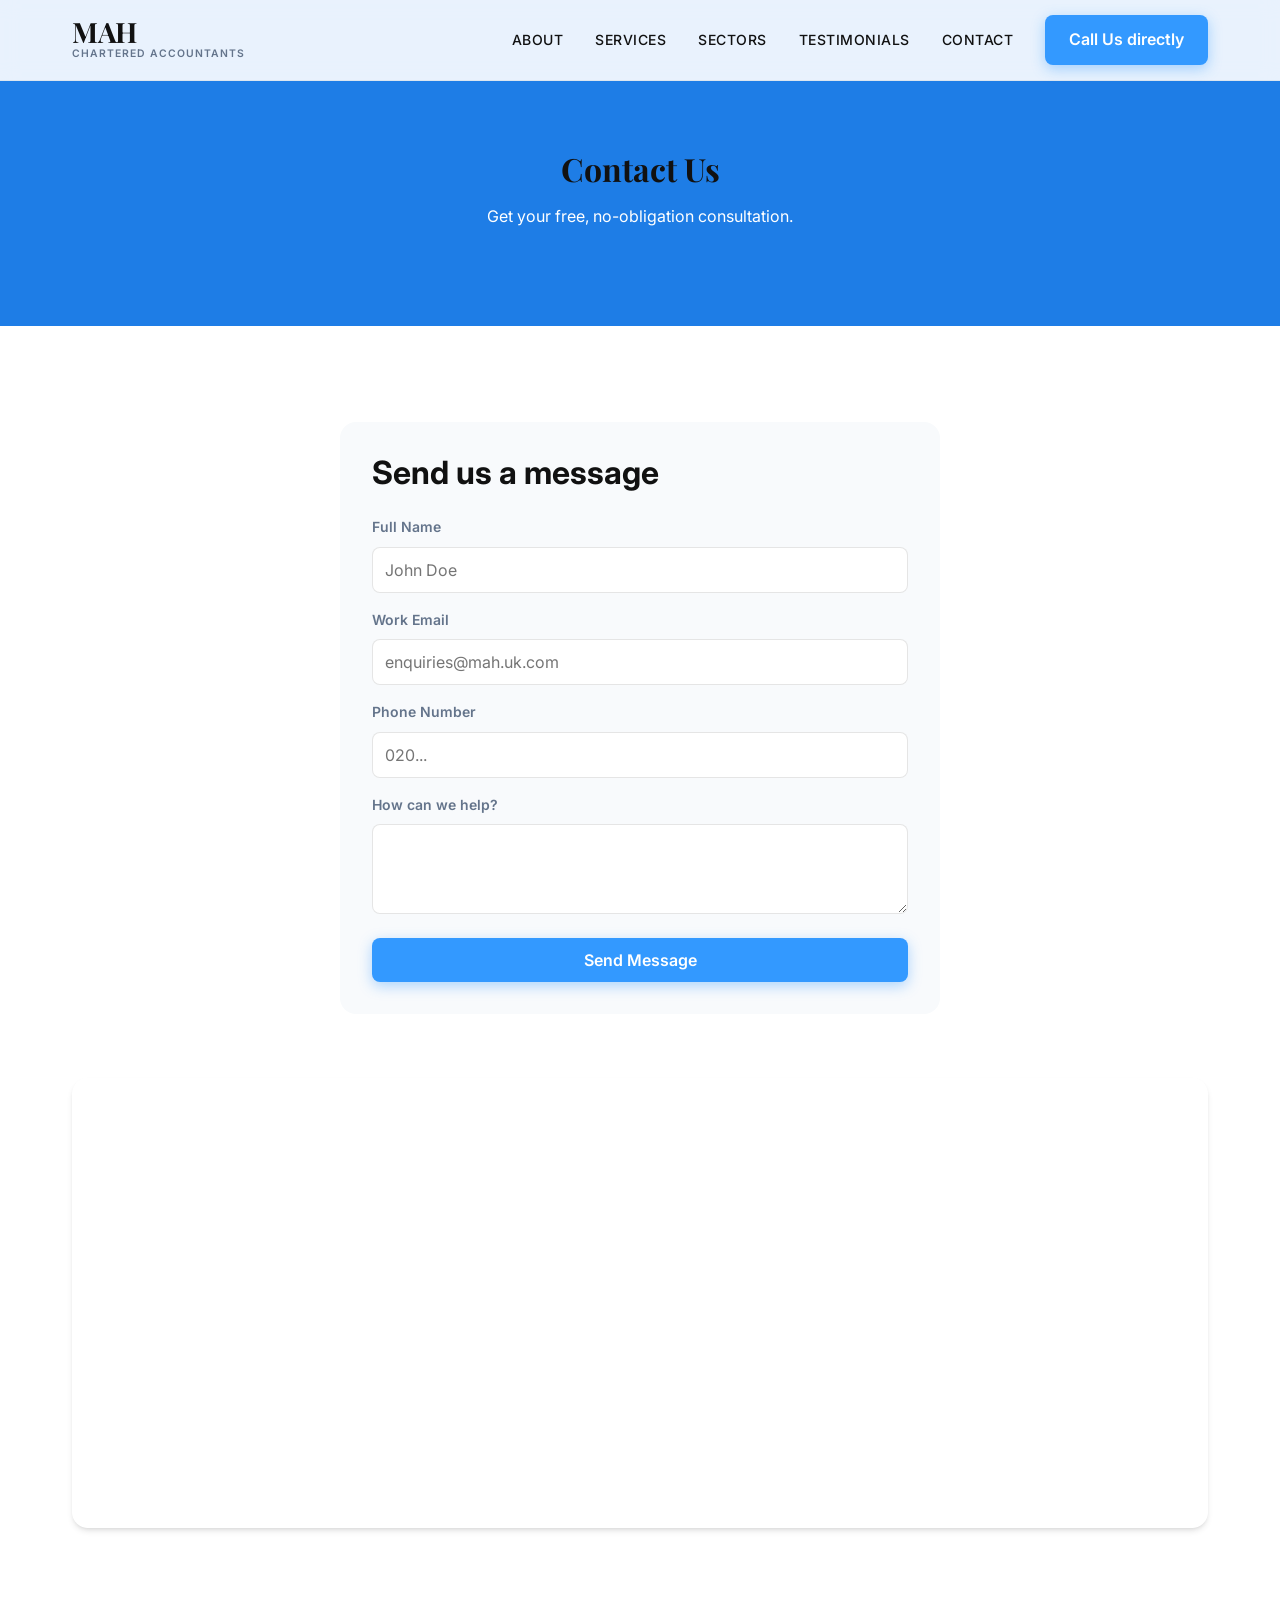
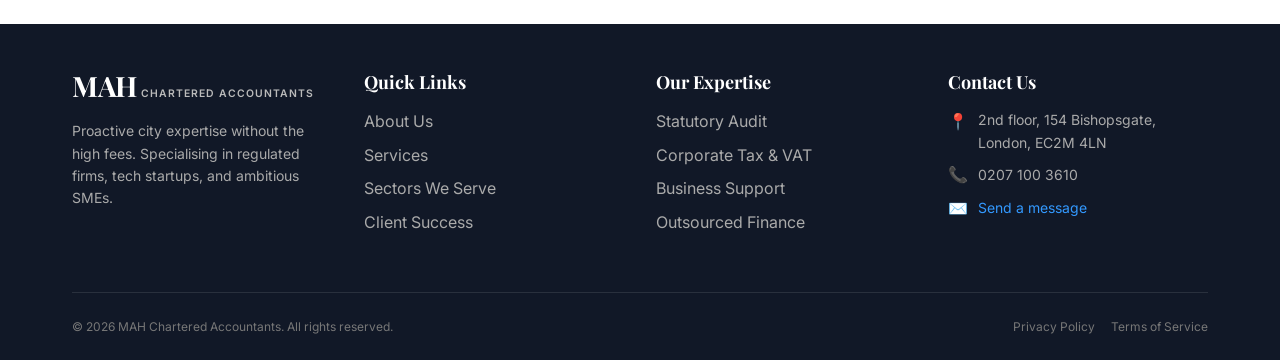
<file: contact.html>
<!DOCTYPE html>
<html lang="en">

<head>
    <meta charset="UTF-8">
    <meta name="viewport" content="width=device-width, initial-scale=1.0">
    <title>Contact Us | MAH Chartered Accountants</title>
    <!-- Favicon -->
    <link rel="icon" type="image/png" href="assets/favicon.png">
    <link
        href="https://fonts.googleapis.com/css2?family=Inter:wght@300;400;500;600;700&family=Playfair+Display:wght@600;700&display=swap"
        rel="stylesheet">
    <link rel="stylesheet" href="css/main.css">
    <style>
        .page-header {
            padding: 150px 0 80px;
            background-color: var(--clr-primary-dark);
            color: var(--clr-background);
            text-align: center;
        }
    </style>
</head>

<body>
    <header class="header" id="header">
        <div class="container header-container">
            <a href="index.html" class="logo">
                <span class="logo-text">MAH</span>
                <span class="logo-subtext">Chartered Accountants</span>
            </a>
            <nav class="nav">
                <ul class="nav-list">
                    <li><a href="about.html" class="nav-link">About</a></li>
                    <li><a href="index.html#services" class="nav-link">Services</a></li>
                    <li><a href="sectors.html" class="nav-link">Sectors</a></li>
                    <li><a href="index.html#testimonials" class="nav-link">Testimonials</a></li>
                    <li><a href="index.html#contact" class="nav-link">Contact</a></li>
                </ul>
                <div class="header-cta">
                    <a href="tel:02071003610" class="btn btn-primary">Call Us directly</a>
                </div>
            </nav>
        </div>
    </header>

    <main>
        <div class="page-header">
            <div class="container">
                <h1 class="animate-up">Contact Us</h1>
                <p class="animate-up delay-1">Get your free, no-obligation consultation.</p>
            </div>
        </div>

        <section class="section">
            <div class="container section-container">
                <!-- Reusing the CTA structure from main index but centering it slightly -->
                <div class="cta-wrapper scroll-animate animate-fade-up"
                    style="grid-template-columns: 1fr; max-width: 600px; margin: 0 auto; background: var(--clr-surface); padding: var(--space-8); border-radius: var(--radius-xl);">
                    <div class="cta-form-container" style="box-shadow: none; background: transparent; padding: 0;">
                        <form class="lead-capture-form">
                            <h3 style="text-align: left; font-size: 2rem;">Send us a message</h3>
                            <div class="form-group">
                                <label for="name">Full Name</label>
                                <input type="text" id="name" placeholder="John Doe" required>
                            </div>
                            <div class="form-group">
                                <label for="email">Work Email</label>
                                <input type="email" id="email" placeholder="enquiries@mah.uk.com" required>
                            </div>
                            <div class="form-group">
                                <label for="phone">Phone Number</label>
                                <input type="tel" id="phone" placeholder="020..." required>
                            </div>
                            <div class="form-group">
                                <label for="message">How can we help?</label>
                                <textarea id="message" rows="4"
                                    style="width:100%; padding:var(--space-3); border:1px solid rgba(0,0,0,0.1); border-radius:var(--radius-md); font-family:var(--font-body); resize:vertical;"></textarea>
                            </div>
                            <button type="submit" class="btn btn-primary btn-block">Send Message</button>
                        </form>
                    </div>
                </div>

                <!-- Google Map Embed -->
                <div class="map-container"
                    style="margin-top: 4rem; width: 100%; border-radius: var(--radius-xl); overflow: hidden; box-shadow: var(--shadow-md);">
                    <iframe width="100%" height="450" frameborder="0" scrolling="no" marginheight="0" marginwidth="0"
                        src="https://maps.google.com/maps?width=100%25&amp;height=450&amp;hl=en&amp;q=154%20Bishopsgate,%20London,%20EC2M%204LN+(MAH%20Chartered%20Accountants)&amp;t=&amp;z=15&amp;ie=UTF8&amp;iwloc=B&amp;output=embed"
                        style="border:0; display:block;" title="MAH Accounting Location Map">
                    </iframe>
                </div>
            </div>
        </section>
    </main>

    <div id="global-footer"></div>

    <script src="js/main.js"></script>
</body>

</html>
</file>
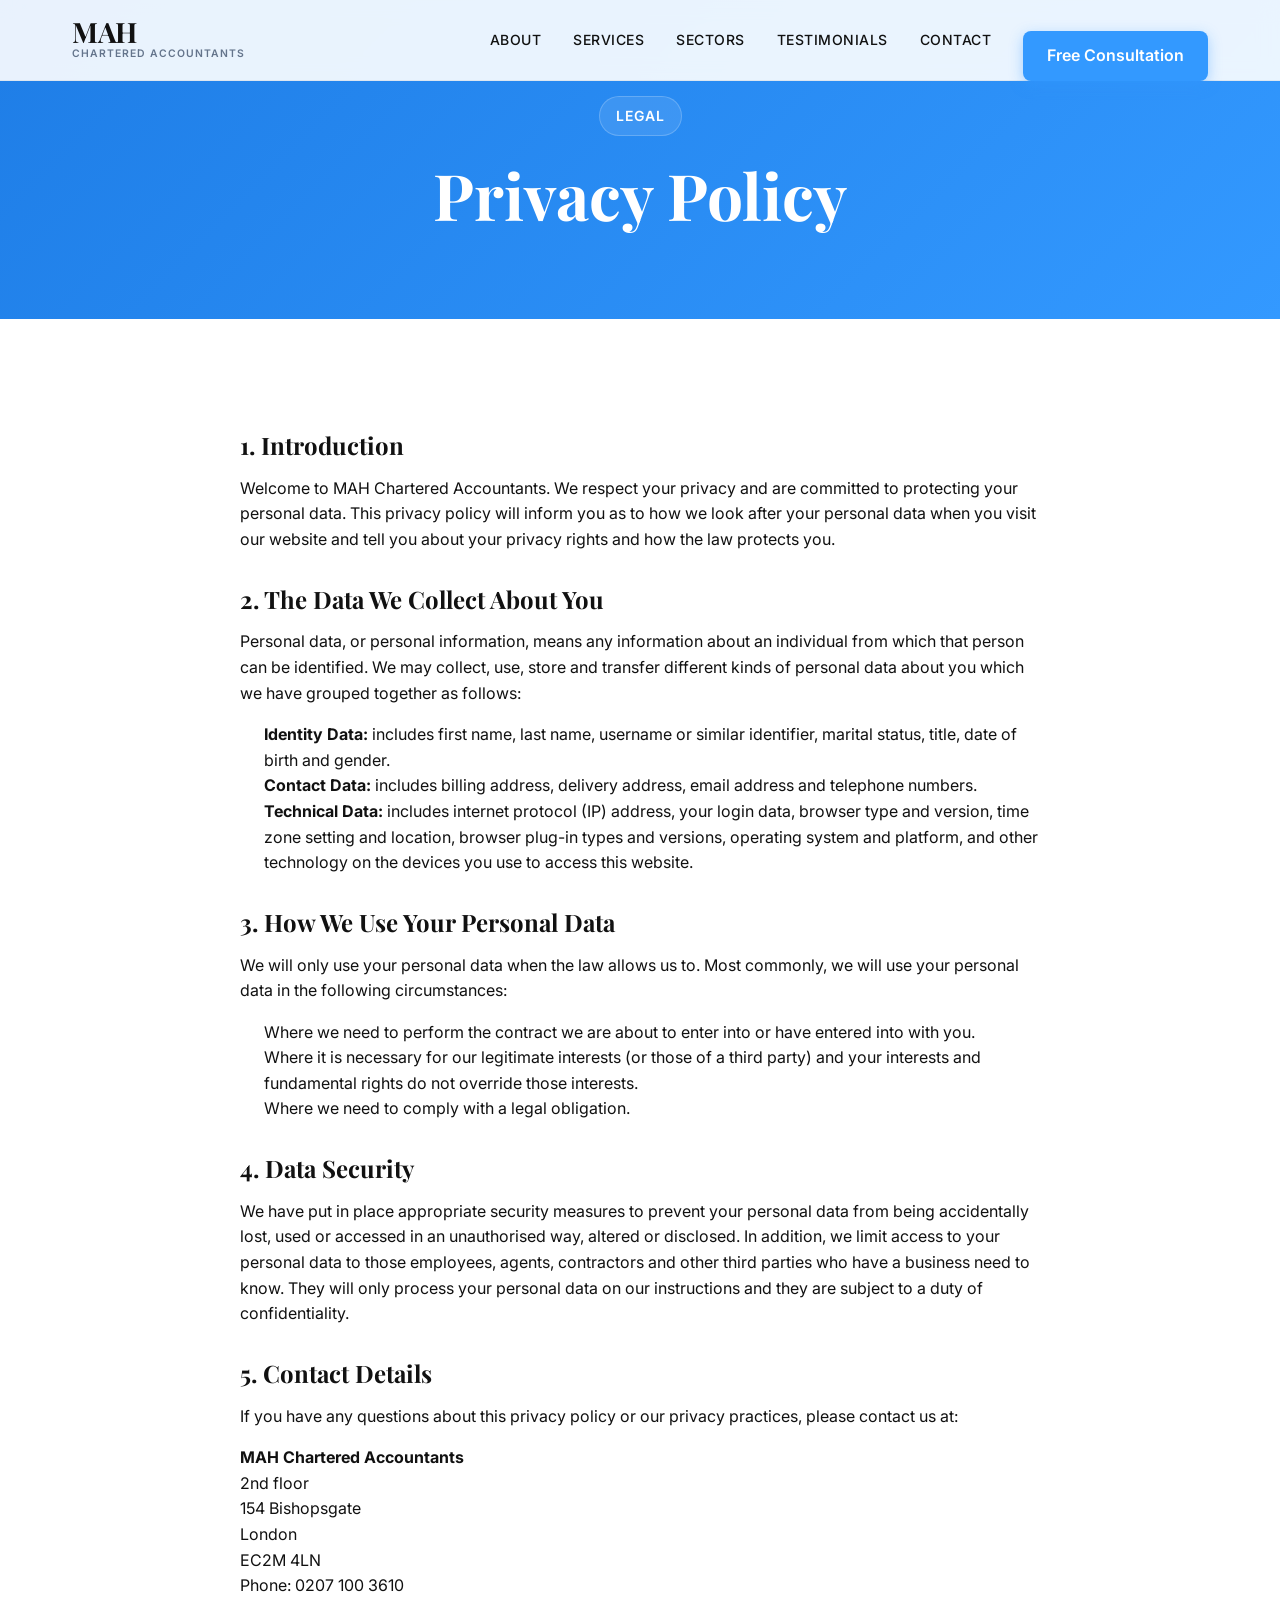
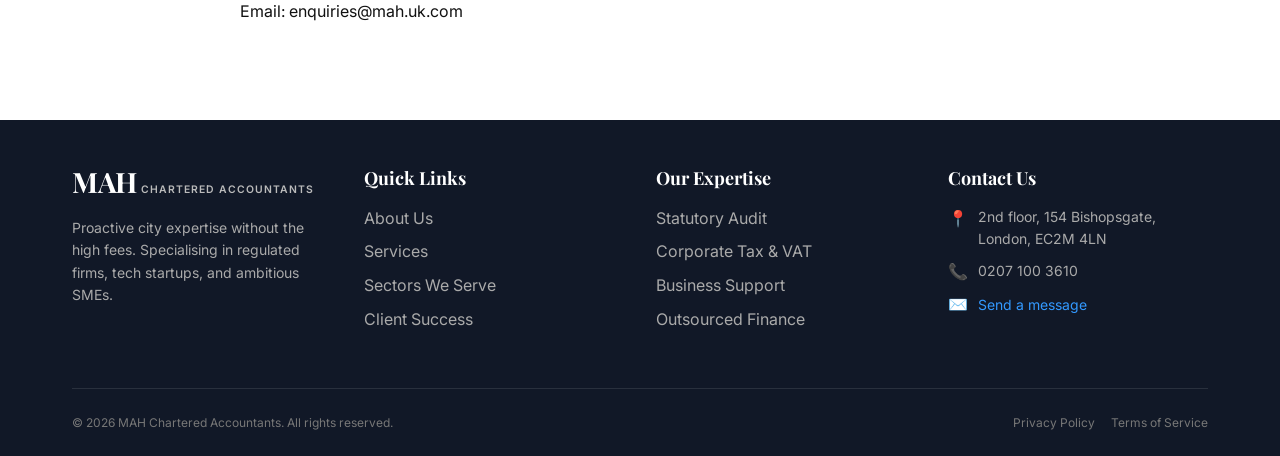
<file: privacy.html>
<!DOCTYPE html>
<html lang="en">

<head>
    <meta charset="UTF-8">
    <meta name="viewport" content="width=device-width, initial-scale=1.0">
    <title>Privacy Policy | MAH Chartered Accountants</title>
    <!-- Favicon -->
    <link rel="icon" type="image/png" href="assets/favicon.png">
    <link
        href="https://fonts.googleapis.com/css2?family=Inter:wght@300;400;500;600;700&family=Playfair+Display:wght@600;700&display=swap"
        rel="stylesheet">
    <link rel="stylesheet" href="css/main.css">
    <style>
        .page-header {
            padding: 150px 0 80px;
            background-color: var(--clr-primary-light);
            color: var(--clr-background);
            text-align: center;
        }

        .legal-content {
            padding: var(--space-12) 0;
            max-width: 800px;
            margin: 0 auto;
        }

        .legal-content h2 {
            margin-top: var(--space-8);
            margin-bottom: var(--space-4);
        }

        .legal-content p {
            margin-bottom: var(--space-4);
            line-height: 1.6;
        }

        .legal-content ul {
            margin-bottom: var(--space-4);
            padding-left: var(--space-6);
        }
    </style>
</head>

<body>
    <header class="header" id="header">
        <div class="container header-container">
            <a href="index.html" class="logo">
                <span class="logo-text">MAH</span>
                <span class="logo-subtext">Chartered Accountants</span>
            </a>
            <nav class="nav">
                <ul class="nav-list">
                    <li><a href="about.html" class="nav-link">About</a></li>
                    <li><a href="index.html#services" class="nav-link">Services</a></li>
                    <li><a href="sectors.html" class="nav-link">Sectors</a></li>
                    <li><a href="index.html#testimonials" class="nav-link">Testimonials</a></li>
                    <li><a href="index.html#contact" class="nav-link">Contact</a></li>
                </ul>
                <div class="header-cta" style="margin-top: 2rem; display: block;">
                    <a href="contact.html" class="btn btn-primary">Free Consultation</a>
                </div>
            </nav>
            <button class="mobile-menu-toggle" aria-label="Toggle Menu">
                <span></span>
                <span></span>
                <span></span>
            </button>
        </div>
    </header>

    <main>
        <div class="page-header"
            style="background: linear-gradient(135deg, var(--clr-primary-dark) 0%, var(--clr-primary) 100%); color: white; padding: 6rem 0 4rem 0; position: relative; overflow: hidden; text-align: center;">
            <div class="container" style="position: relative; z-index: 2; max-width: 800px; margin: 0 auto;">
                <div class="animate-up"
                    style="display: inline-block; padding: var(--space-2) var(--space-4); background: rgba(255,255,255,0.1); border: 1px solid rgba(255,255,255,0.2); border-radius: 50px; font-size: var(--text-sm); margin-bottom: var(--space-6); font-weight: 600; letter-spacing: 1px; text-transform: uppercase;">
                    Legal
                </div>
                <h1 class="animate-up delay-1"
                    style="font-size: clamp(2.5rem, 5vw, 4rem); margin-bottom: var(--space-6); line-height: 1.1; color: white;">
                    Privacy Policy</h1>
            </div>
        </div>

        <div class="container section-container">
            <div class="legal-content scroll-animate animate-fade-up">
                <h2>1. Introduction</h2>
                <p>Welcome to MAH Chartered Accountants. We respect your privacy and are committed to protecting your
                    personal data. This privacy policy will inform you as to how we look after your personal data when
                    you visit our website and tell you about your privacy rights and how the law protects you.</p>

                <h2>2. The Data We Collect About You</h2>
                <p>Personal data, or personal information, means any information about an individual from which that
                    person can be identified. We may collect, use, store and transfer different kinds of personal data
                    about you which we have grouped together as follows:</p>
                <ul>
                    <li><strong>Identity Data:</strong> includes first name, last name, username or similar identifier,
                        marital status, title, date of birth and gender.</li>
                    <li><strong>Contact Data:</strong> includes billing address, delivery address, email address and
                        telephone numbers.</li>
                    <li><strong>Technical Data:</strong> includes internet protocol (IP) address, your login data,
                        browser type and version, time zone setting and location, browser plug-in types and versions,
                        operating system and platform, and other technology on the devices you use to access this
                        website.</li>
                </ul>

                <h2>3. How We Use Your Personal Data</h2>
                <p>We will only use your personal data when the law allows us to. Most commonly, we will use your
                    personal data in the following circumstances:</p>
                <ul>
                    <li>Where we need to perform the contract we are about to enter into or have entered into with you.
                    </li>
                    <li>Where it is necessary for our legitimate interests (or those of a third party) and your
                        interests and fundamental rights do not override those interests.</li>
                    <li>Where we need to comply with a legal obligation.</li>
                </ul>

                <h2>4. Data Security</h2>
                <p>We have put in place appropriate security measures to prevent your personal data from being
                    accidentally lost, used or accessed in an unauthorised way, altered or disclosed. In addition, we
                    limit access to your personal data to those employees, agents, contractors and other third parties
                    who have a business need to know. They will only process your personal data on our instructions and
                    they are subject to a duty of confidentiality.</p>

                <h2>5. Contact Details</h2>
                <p>If you have any questions about this privacy policy or our privacy practices, please contact us at:
                </p>
                <p><strong>MAH Chartered Accountants</strong><br>2nd floor<br>154 Bishopsgate<br>London<br>EC2M
                    4LN<br>Phone: 0207 100 3610<br>Email: enquiries@mah.uk.com</p>
            </div>
        </div>
    </main>

    <div id="global-footer"></div>

    <script src="js/main.js"></script>
</body>

</html>
</file>
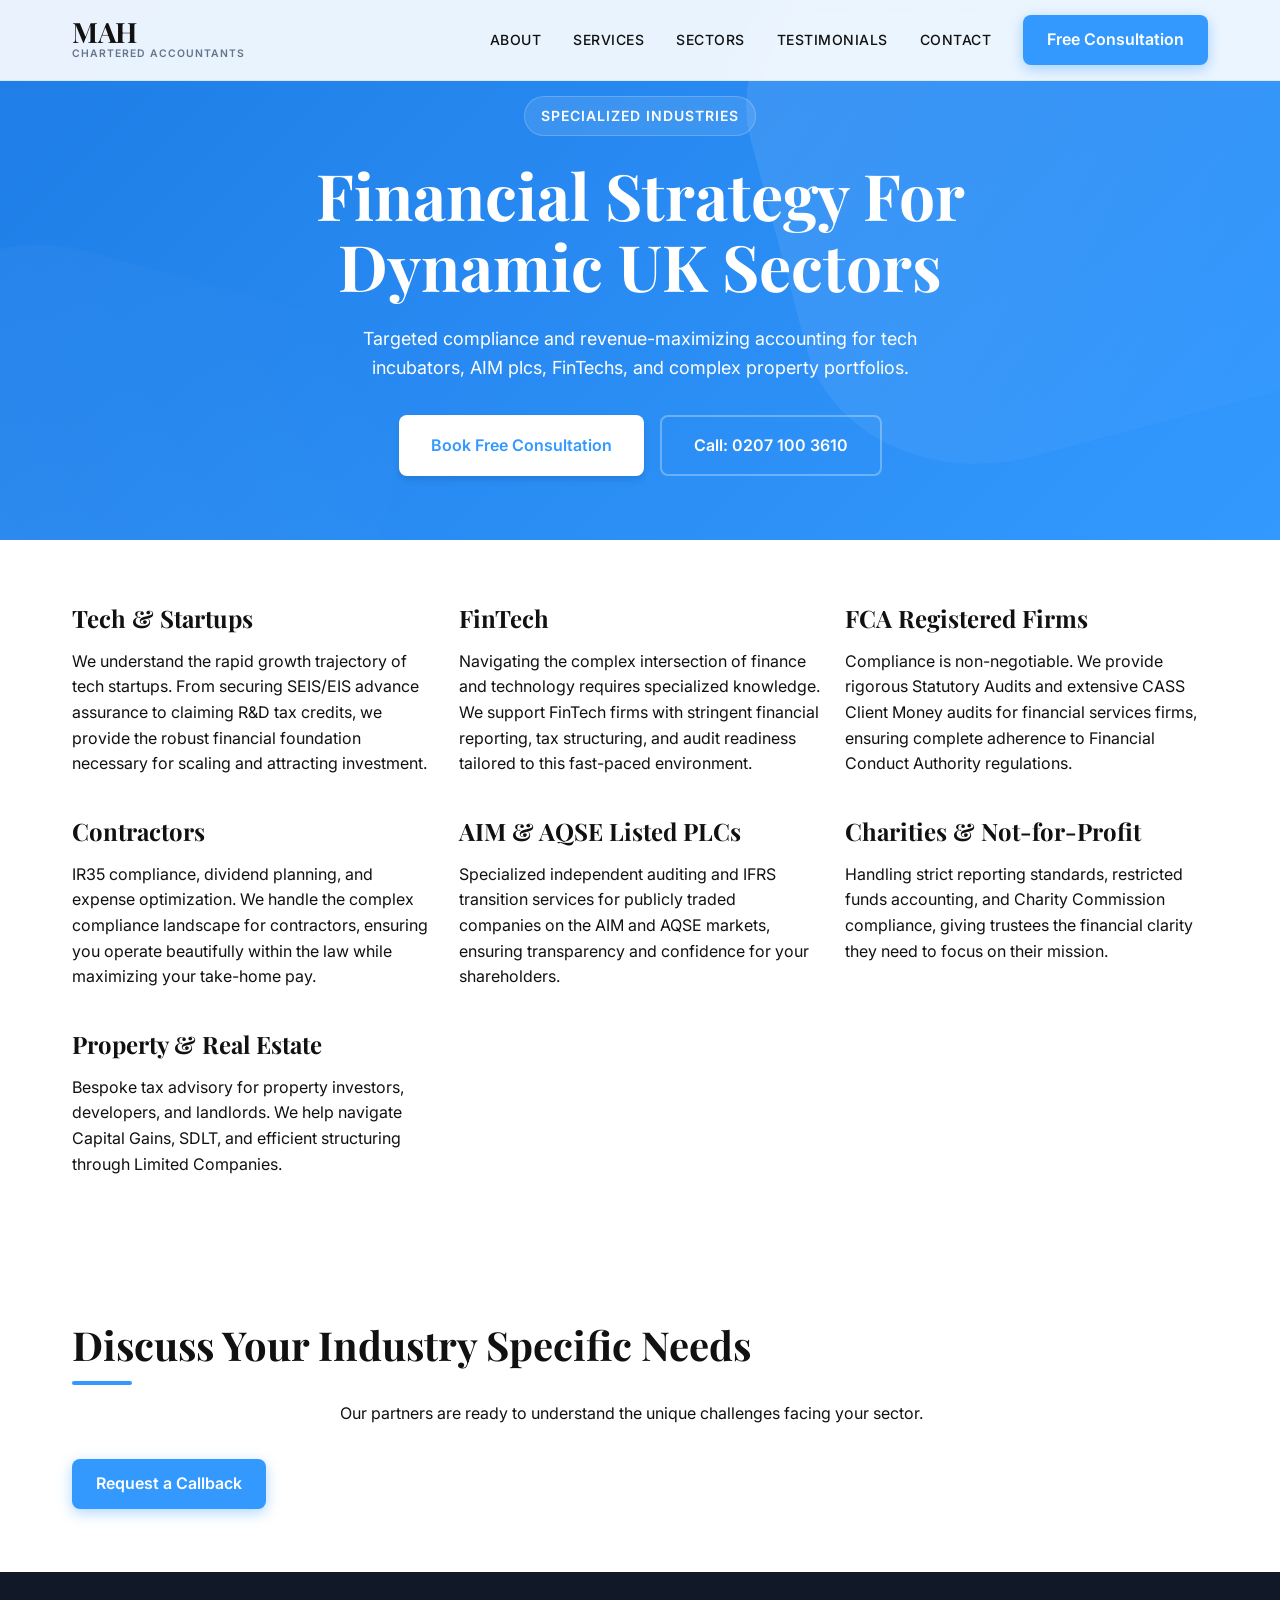
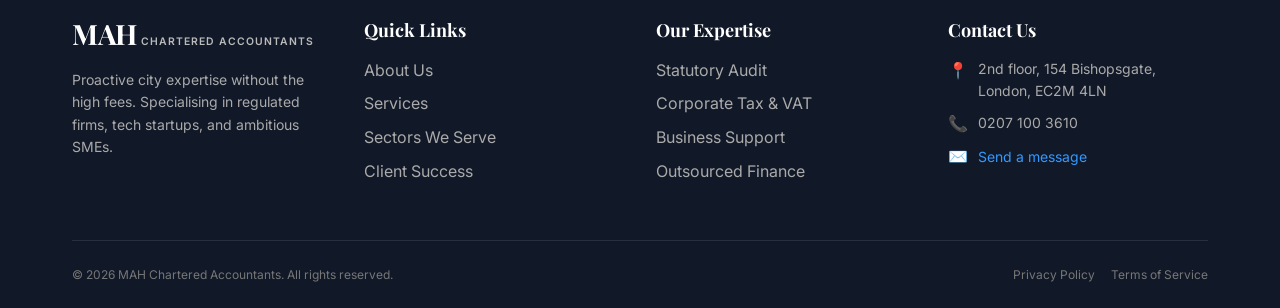
<file: sectors.html>
<!DOCTYPE html>
<html lang="en">

<head>
    <meta charset="UTF-8">
    <meta name="viewport" content="width=device-width, initial-scale=1.0">
    <title>Sectors | MAH Chartered Accountants</title>
    <meta name="description"
        content="Discover the specialized industries MAH Accounting serves: Tech, FinTech, FCA Registered, Contractors, AIM listed, Charities, and Property.">
    <!-- Favicon -->
    <link rel="icon" type="image/png" href="assets/favicon.png">
    <link
        href="https://fonts.googleapis.com/css2?family=Inter:wght@400;500;600;700&family=Playfair+Display:wght@500;600;700&display=swap"
        rel="stylesheet">
    <link rel="stylesheet" href="css/main.css">
</head>

<body>
    <header class="header" id="header">
        <div class="container header-container">
            <a href="index.html" class="logo">
                <span class="logo-text">MAH</span>
                <span class="logo-subtext">Chartered Accountants</span>
            </a>

            <nav class="nav">
                <ul class="nav-list">
                    <li><a href="about.html" class="nav-link">About</a></li>
                    <li><a href="index.html#services" class="nav-link">Services</a></li>
                    <li><a href="sectors.html" class="nav-link active">Sectors</a></li>
                    <li><a href="index.html#testimonials" class="nav-link">Testimonials</a></li>
                    <li><a href="index.html#contact" class="nav-link">Contact</a></li>
                </ul>
                <div class="header-cta">
                    <a href="contact.html" class="btn btn-primary">Free Consultation</a>
                </div>
            </nav>

            <button class="mobile-menu-toggle" aria-label="Toggle Menu">
                <span></span>
                <span></span>
                <span></span>
            </button>
        </div>
    </header>

    <main>
        <div class="page-header"
            style="background: linear-gradient(135deg, var(--clr-primary-dark) 0%, var(--clr-primary) 100%); color: white; padding: 6rem 0 4rem 0; position: relative; overflow: hidden; text-align: center;">
            <div class="container" style="position: relative; z-index: 2; max-width: 800px; margin: 0 auto;">
                <div class="animate-up"
                    style="display: inline-block; padding: var(--space-2) var(--space-4); background: rgba(255,255,255,0.1); border: 1px solid rgba(255,255,255,0.2); border-radius: 50px; font-size: var(--text-sm); margin-bottom: var(--space-6); font-weight: 600; letter-spacing: 1px; text-transform: uppercase;">
                    Specialized Industries
                </div>
                <h1 class="animate-up delay-1"
                    style="font-size: clamp(2.5rem, 5vw, 4rem); margin-bottom: var(--space-6); line-height: 1.1; color: white;">
                    Financial Strategy For Dynamic UK Sectors</h1>
                <p class="animate-up delay-2"
                    style="font-size: var(--text-lg); opacity: 0.9; margin-bottom: var(--space-8); max-width: 600px; margin-left: auto; margin-right: auto; line-height: 1.6;">
                    Targeted compliance and revenue-maximizing accounting for tech incubators, AIM plcs, FinTechs, and
                    complex property portfolios.
                </p>
                <div class="animate-up delay-3"
                    style="display: flex; gap: var(--space-4); justify-content: center; flex-wrap: wrap;">
                    <a href="index.html#contact" class="btn"
                        style="background: white; color: var(--clr-primary); padding: var(--space-4) var(--space-8); font-size: var(--text-md); font-weight: 600; text-decoration: none; border-radius: var(--radius-md); box-shadow: 0 4px 6px rgba(0,0,0,0.1); transition: transform 0.3s ease;">Book
                        Free Consultation</a>
                    <a href="tel:02071003610" class="btn"
                        style="background: transparent; color: white; border: 2px solid rgba(255,255,255,0.3); padding: var(--space-4) var(--space-8); font-size: var(--text-md); font-weight: 600; text-decoration: none; border-radius: var(--radius-md); transition: background 0.3s ease, border-color 0.3s ease;">Call:
                        0207 100 3610</a>
                </div>
            </div>
            <!-- Decorative background shapes -->
            <div style="position: absolute; top: 0; left: 0; right: 0; bottom: 0; overflow: hidden; z-index: 1;">
                <div
                    style="position: absolute; top: -20%; right: -10%; width: 50%; height: 100%; background: linear-gradient(135deg, rgba(255,255,255,0.1) 0%, transparent 100%); transform: rotate(-15deg); border-radius: 30%;">
                </div>
                <div
                    style="position: absolute; bottom: -30%; left: -10%; width: 40%; height: 80%; background: linear-gradient(45deg, rgba(255,255,255,0.05) 0%, transparent 100%); transform: rotate(15deg); border-radius: 30%;">
                </div>
            </div>
        </div>

        <section class="section">
            <div class="container">
                <div class="services-grid" style="grid-template-columns: repeat(auto-fit, minmax(300px, 1fr));">
                    <!-- Tech & Startups -->
                    <div class="service-detail scroll-animate animate-fade-up">
                        <h2>Tech & Startups</h2>
                        <p>We understand the rapid growth trajectory of tech startups. From securing SEIS/EIS advance
                            assurance to claiming R&D tax credits, we provide the robust financial foundation necessary
                            for scaling and attracting investment.</p>
                    </div>

                    <!-- FinTech -->
                    <div class="service-detail scroll-animate animate-fade-up stagger-1">
                        <h2>FinTech</h2>
                        <p>Navigating the complex intersection of finance and technology requires specialized knowledge.
                            We support FinTech firms with stringent financial reporting, tax structuring, and audit
                            readiness tailored to this fast-paced environment.</p>
                    </div>

                    <!-- FCA Registered -->
                    <div class="service-detail scroll-animate animate-fade-up stagger-2">
                        <h2>FCA Registered Firms</h2>
                        <p>Compliance is non-negotiable. We provide rigorous Statutory Audits and extensive CASS Client
                            Money audits for financial services firms, ensuring complete adherence to Financial Conduct
                            Authority regulations.</p>
                    </div>

                    <!-- Contractors -->
                    <div class="service-detail scroll-animate animate-fade-up">
                        <h2>Contractors</h2>
                        <p>IR35 compliance, dividend planning, and expense optimization. We handle the complex
                            compliance landscape for contractors, ensuring you operate beautifully within the law while
                            maximizing your take-home pay.</p>
                    </div>

                    <!-- AIM & AQSE Listed PLCs -->
                    <div class="service-detail scroll-animate animate-fade-up stagger-1">
                        <h2>AIM & AQSE Listed PLCs</h2>
                        <p>Specialized independent auditing and IFRS transition services for publicly traded companies
                            on the AIM and AQSE markets, ensuring transparency and confidence for your shareholders.</p>
                    </div>

                    <!-- Charities -->
                    <div class="service-detail scroll-animate animate-fade-up stagger-2">
                        <h2>Charities & Not-for-Profit</h2>
                        <p>Handling strict reporting standards, restricted funds accounting, and Charity Commission
                            compliance, giving trustees the financial clarity they need to focus on their mission.</p>
                    </div>

                    <!-- Property -->
                    <div class="service-detail scroll-animate animate-fade-up">
                        <h2>Property & Real Estate</h2>
                        <p>Bespoke tax advisory for property investors, developers, and landlords. We help navigate
                            Capital Gains, SDLT, and efficient structuring through Limited Companies.</p>
                    </div>
                </div>
            </div>
        </section>

        <!-- CTA Section Reuse -->
        <section class="section bg-light" id="cta">
            <div class="container text-center">
                <h2 class="section-title text-center scroll-animate animate-fade-up">Discuss Your Industry Specific
                    Needs</h2>
                <p style="max-width: 600px; margin: 0 auto 2rem;" class="scroll-animate animate-fade-up stagger-1">Our
                    partners are ready to understand the unique challenges facing your sector.</p>
                <a href="contact.html" class="btn btn-primary scroll-animate animate-fade-up stagger-2">Request a
                    Callback</a>
            </div>
        </section>
    </main>

    <div id="global-footer"></div>

    <script src="js/main.js"></script>
</body>

</html>
</file>
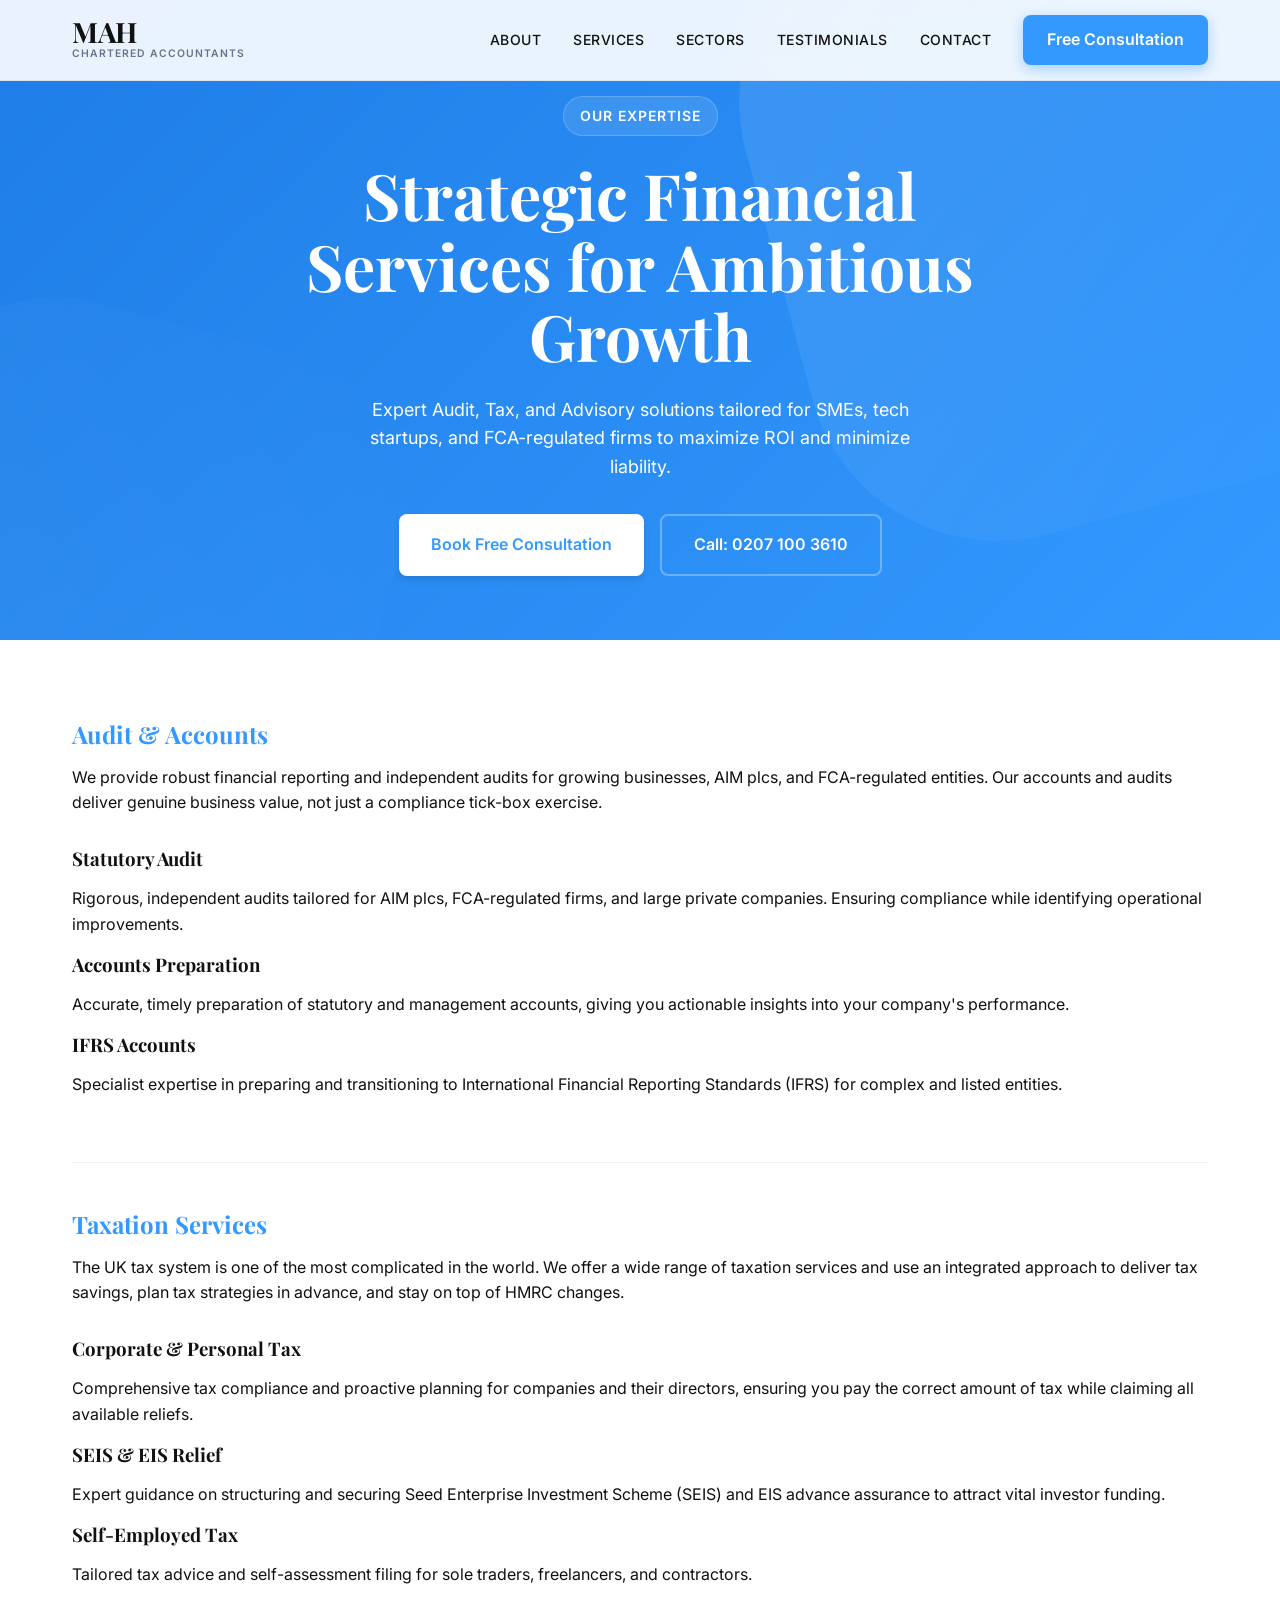
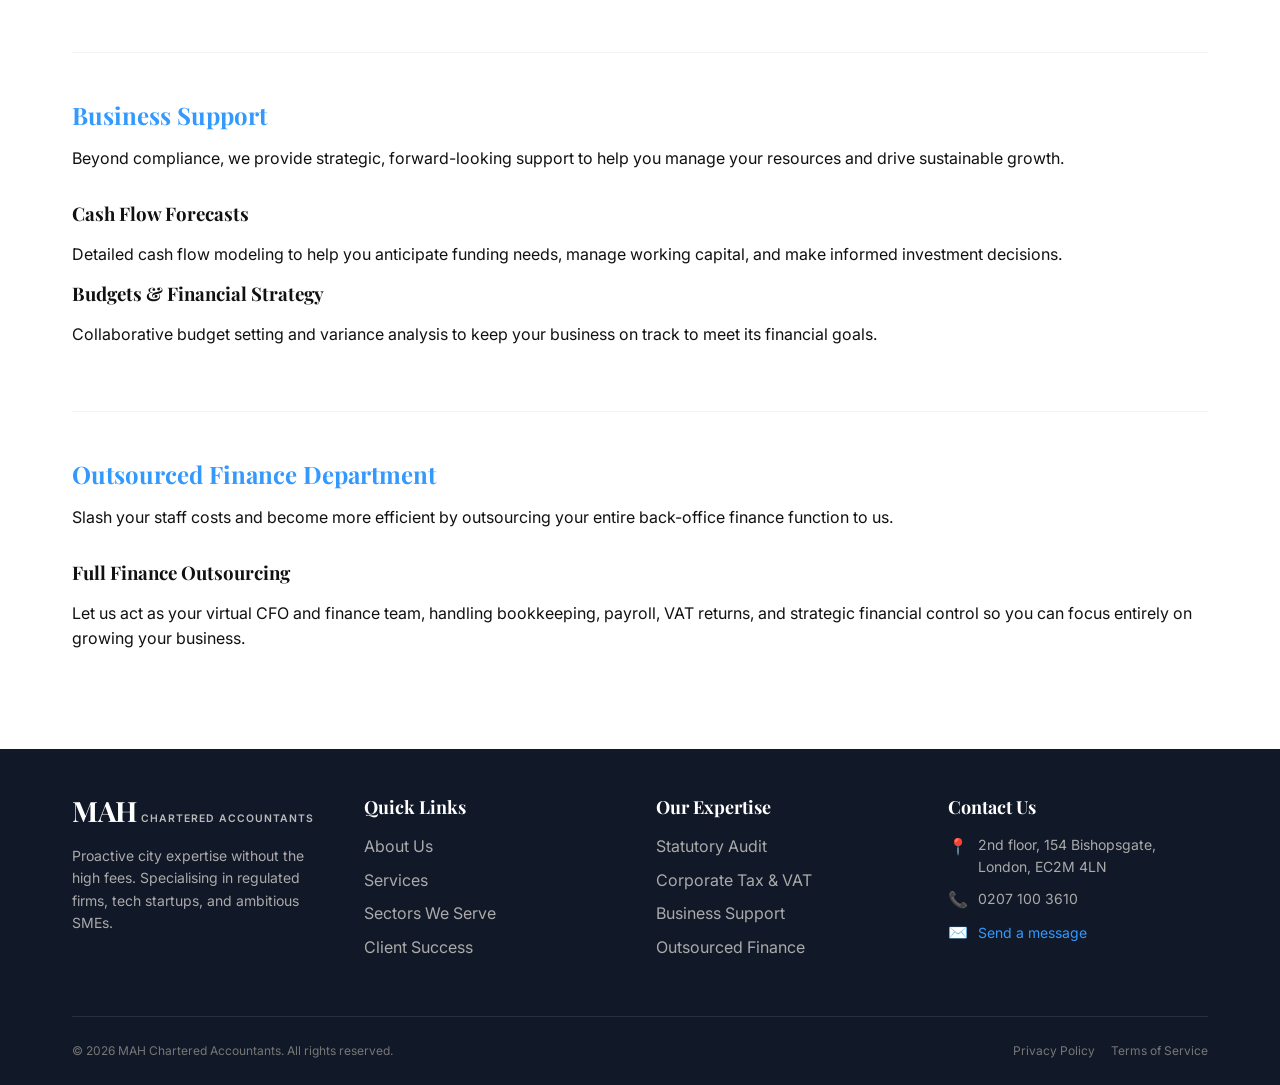
<file: services.html>
<!DOCTYPE html>
<html lang="en">

<head>
    <meta charset="UTF-8">
    <meta name="viewport" content="width=device-width, initial-scale=1.0">
    <title>Our Services | MAH Chartered Accountants</title>
    <!-- Favicon -->
    <link rel="icon" type="image/png" href="assets/favicon.png">
    <link
        href="https://fonts.googleapis.com/css2?family=Inter:wght@300;400;500;600;700&family=Playfair+Display:wght@600;700&display=swap"
        rel="stylesheet">
    <link rel="stylesheet" href="css/main.css">
    <style>
        .page-header {
            padding: 150px 0 80px;
            background-color: var(--clr-surface-dark);
            color: var(--clr-background);
            text-align: center;
        }

        .service-detail {
            scroll-margin-top: 100px;
            padding: var(--space-12) 0;
            border-bottom: 1px solid rgba(0, 0, 0, 0.05);
        }

        .service-detail:last-child {
            border-bottom: none;
        }

        .service-detail h2 {
            color: var(--clr-primary);
        }
    </style>
</head>

<body>
    <header class="header" id="header">
        <div class="container header-container">
            <a href="index.html" class="logo">
                <span class="logo-text">MAH</span>
                <span class="logo-subtext">Chartered Accountants</span>
            </a>
            <nav class="nav">
                <ul class="nav-list">
                    <li><a href="about.html" class="nav-link">About</a></li>
                    <li><a href="index.html#services" class="nav-link">Services</a></li>
                    <li><a href="sectors.html" class="nav-link">Sectors</a></li>
                    <li><a href="index.html#testimonials" class="nav-link">Testimonials</a></li>
                    <li><a href="index.html#contact" class="nav-link">Contact</a></li>
                </ul>
                <div class="header-cta">
                    <a href="contact.html" class="btn btn-primary">Free Consultation</a>
                </div>
            </nav>
        </div>
    </header>

    <main>
        <div class="page-header"
            style="background: linear-gradient(135deg, var(--clr-primary-dark) 0%, var(--clr-primary) 100%); color: white; padding: 6rem 0 4rem 0; position: relative; overflow: hidden; text-align: center;">
            <div class="container" style="position: relative; z-index: 2; max-width: 800px; margin: 0 auto;">
                <div class="animate-up"
                    style="display: inline-block; padding: var(--space-2) var(--space-4); background: rgba(255,255,255,0.1); border: 1px solid rgba(255,255,255,0.2); border-radius: 50px; font-size: var(--text-sm); margin-bottom: var(--space-6); font-weight: 600; letter-spacing: 1px; text-transform: uppercase;">
                    Our Expertise
                </div>
                <h1 class="animate-up delay-1"
                    style="font-size: clamp(2.5rem, 5vw, 4rem); margin-bottom: var(--space-6); line-height: 1.1; color: white;">
                    Strategic Financial Services for Ambitious Growth</h1>
                <p class="animate-up delay-2"
                    style="font-size: var(--text-lg); opacity: 0.9; margin-bottom: var(--space-8); max-width: 600px; margin-left: auto; margin-right: auto; line-height: 1.6;">
                    Expert Audit, Tax, and Advisory solutions tailored for SMEs, tech startups, and FCA-regulated firms
                    to maximize ROI and minimize liability.
                </p>
                <div class="animate-up delay-3"
                    style="display: flex; gap: var(--space-4); justify-content: center; flex-wrap: wrap;">
                    <a href="index.html#contact" class="btn"
                        style="background: white; color: var(--clr-primary); padding: var(--space-4) var(--space-8); font-size: var(--text-md); font-weight: 600; text-decoration: none; border-radius: var(--radius-md); box-shadow: 0 4px 6px rgba(0,0,0,0.1); transition: transform 0.3s ease;">Book
                        Free Consultation</a>
                    <a href="tel:02071003610" class="btn"
                        style="background: transparent; color: white; border: 2px solid rgba(255,255,255,0.3); padding: var(--space-4) var(--space-8); font-size: var(--text-md); font-weight: 600; text-decoration: none; border-radius: var(--radius-md); transition: background 0.3s ease, border-color 0.3s ease;">Call:
                        0207 100 3610</a>
                </div>
            </div>
            <!-- Decorative background shapes -->
            <div style="position: absolute; top: 0; left: 0; right: 0; bottom: 0; overflow: hidden; z-index: 1;">
                <div
                    style="position: absolute; top: -20%; right: -10%; width: 50%; height: 100%; background: linear-gradient(135deg, rgba(255,255,255,0.1) 0%, transparent 100%); transform: rotate(-15deg); border-radius: 30%;">
                </div>
                <div
                    style="position: absolute; bottom: -30%; left: -10%; width: 40%; height: 80%; background: linear-gradient(45deg, rgba(255,255,255,0.05) 0%, transparent 100%); transform: rotate(15deg); border-radius: 30%;">
                </div>
            </div>
        </div>

        <div class="container section-container">
            <!-- Audit & Accounts -->
            <div class="service-detail scroll-animate animate-fade-up" id="audit-accounts">
                <h2>Audit & Accounts</h2>
                <p>We provide robust financial reporting and independent audits for growing businesses, AIM plcs, and
                    FCA-regulated entities. Our accounts and audits deliver genuine business value, not just a
                    compliance tick-box exercise.</p>

                <div style="margin-top: 2rem;">
                    <h3>Statutory Audit</h3>
                    <p>Rigorous, independent audits tailored for AIM plcs, FCA-regulated firms, and large private
                        companies. Ensuring compliance while identifying operational improvements.</p>

                    <h3>Accounts Preparation</h3>
                    <p>Accurate, timely preparation of statutory and management accounts, giving you actionable insights
                        into your company's performance.</p>

                    <h3>IFRS Accounts</h3>
                    <p>Specialist expertise in preparing and transitioning to International Financial Reporting
                        Standards (IFRS) for complex and listed entities.</p>
                </div>
            </div>

            <!-- Taxation Services -->
            <div class="service-detail scroll-animate animate-fade-up" id="taxation">
                <h2>Taxation Services</h2>
                <p>The UK tax system is one of the most complicated in the world. We offer a wide range of taxation
                    services and use an integrated approach to deliver tax savings, plan tax strategies in advance, and
                    stay on top of HMRC changes.</p>

                <div style="margin-top: 2rem;">
                    <h3>Corporate & Personal Tax</h3>
                    <p>Comprehensive tax compliance and proactive planning for companies and their directors, ensuring
                        you pay the correct amount of tax while claiming all available reliefs.</p>

                    <h3>SEIS & EIS Relief</h3>
                    <p>Expert guidance on structuring and securing Seed Enterprise Investment Scheme (SEIS) and EIS
                        advance assurance to attract vital investor funding.</p>

                    <h3>Self-Employed Tax</h3>
                    <p>Tailored tax advice and self-assessment filing for sole traders, freelancers, and contractors.
                    </p>
                </div>
            </div>

            <!-- Business Support -->
            <div class="service-detail scroll-animate animate-fade-up" id="business-support">
                <h2>Business Support</h2>
                <p>Beyond compliance, we provide strategic, forward-looking support to help you manage your resources
                    and drive sustainable growth.</p>

                <div style="margin-top: 2rem;">
                    <h3>Cash Flow Forecasts</h3>
                    <p>Detailed cash flow modeling to help you anticipate funding needs, manage working capital, and
                        make informed investment decisions.</p>

                    <h3>Budgets & Financial Strategy</h3>
                    <p>Collaborative budget setting and variance analysis to keep your business on track to meet its
                        financial goals.</p>
                </div>
            </div>

            <!-- Outsourcing -->
            <div class="service-detail scroll-animate animate-fade-up" id="outsourcing">
                <h2>Outsourced Finance Department</h2>
                <p>Slash your staff costs and become more efficient by outsourcing your entire back-office finance
                    function to us.</p>

                <div style="margin-top: 2rem;">
                    <h3>Full Finance Outsourcing</h3>
                    <p>Let us act as your virtual CFO and finance team, handling bookkeeping, payroll, VAT returns, and
                        strategic financial control so you can focus entirely on growing your business.</p>
                </div>
            </div>
        </div>
    </main>

    <div id="global-footer"></div>

    <script src="js/main.js"></script>
</body>

</html>
</file>
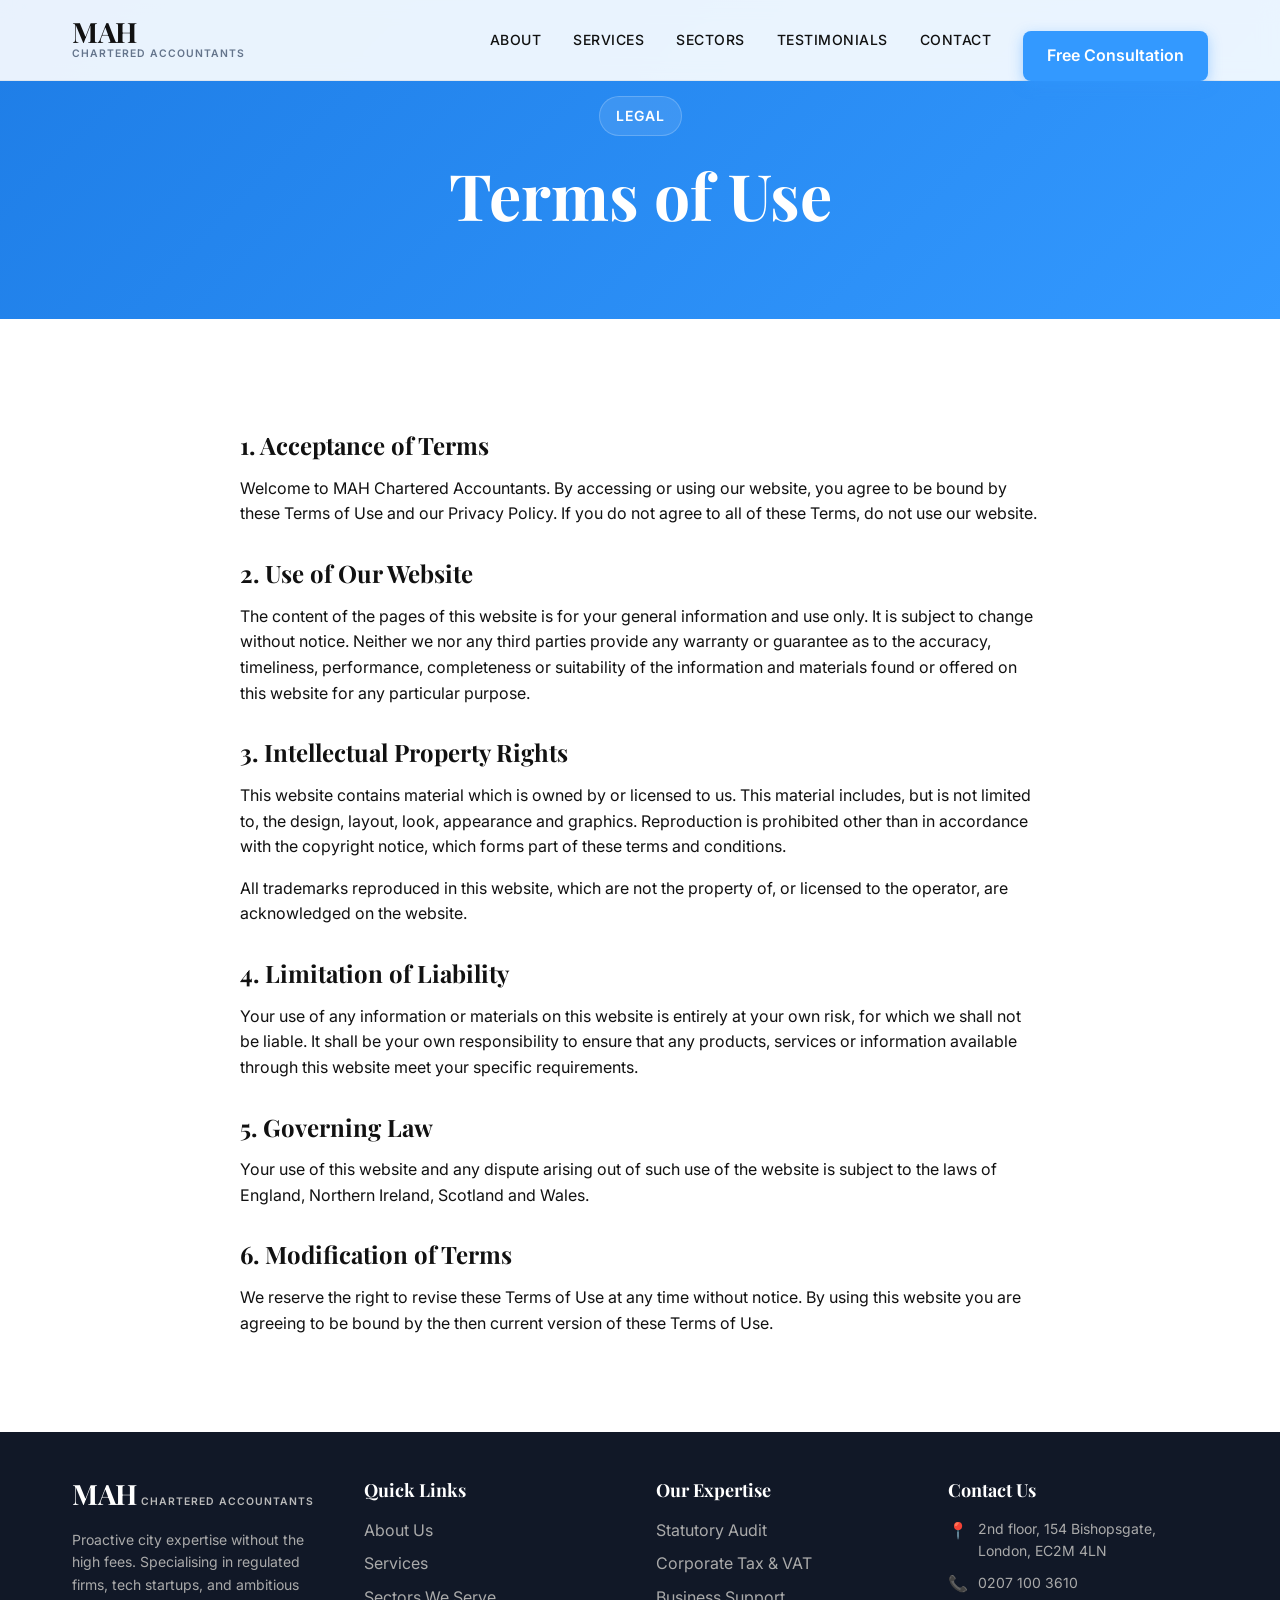
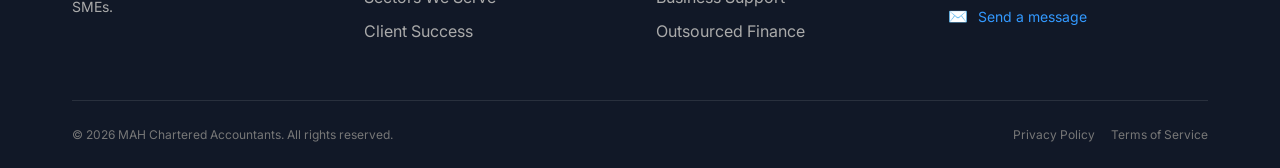
<file: terms.html>
<!DOCTYPE html>
<html lang="en">

<head>
    <meta charset="UTF-8">
    <meta name="viewport" content="width=device-width, initial-scale=1.0">
    <title>Terms of Use | MAH Chartered Accountants</title>
    <!-- Favicon -->
    <link rel="icon" type="image/png" href="assets/favicon.png">
    <link
        href="https://fonts.googleapis.com/css2?family=Inter:wght@300;400;500;600;700&family=Playfair+Display:wght@600;700&display=swap"
        rel="stylesheet">
    <link rel="stylesheet" href="css/main.css">
    <style>
        .page-header {
            padding: 150px 0 80px;
            background-color: var(--clr-primary-light);
            color: var(--clr-background);
            text-align: center;
        }

        .legal-content {
            padding: var(--space-12) 0;
            max-width: 800px;
            margin: 0 auto;
        }

        .legal-content h2 {
            margin-top: var(--space-8);
            margin-bottom: var(--space-4);
        }

        .legal-content p {
            margin-bottom: var(--space-4);
            line-height: 1.6;
        }

        .legal-content ul {
            margin-bottom: var(--space-4);
            padding-left: var(--space-6);
        }
    </style>
</head>

<body>
    <header class="header" id="header">
        <div class="container header-container">
            <a href="index.html" class="logo">
                <span class="logo-text">MAH</span>
                <span class="logo-subtext">Chartered Accountants</span>
            </a>
            <nav class="nav">
                <ul class="nav-list">
                    <li><a href="about.html" class="nav-link">About</a></li>
                    <li><a href="index.html#services" class="nav-link">Services</a></li>
                    <li><a href="sectors.html" class="nav-link">Sectors</a></li>
                    <li><a href="index.html#testimonials" class="nav-link">Testimonials</a></li>
                    <li><a href="index.html#contact" class="nav-link">Contact</a></li>
                </ul>
                <div class="header-cta" style="margin-top: 2rem; display: block;">
                    <a href="contact.html" class="btn btn-primary">Free Consultation</a>
                </div>
            </nav>
            <button class="mobile-menu-toggle" aria-label="Toggle Menu">
                <span></span>
                <span></span>
                <span></span>
            </button>
        </div>
    </header>

    <main>
        <div class="page-header"
            style="background: linear-gradient(135deg, var(--clr-primary-dark) 0%, var(--clr-primary) 100%); color: white; padding: 6rem 0 4rem 0; position: relative; overflow: hidden; text-align: center;">
            <div class="container" style="position: relative; z-index: 2; max-width: 800px; margin: 0 auto;">
                <div class="animate-up"
                    style="display: inline-block; padding: var(--space-2) var(--space-4); background: rgba(255,255,255,0.1); border: 1px solid rgba(255,255,255,0.2); border-radius: 50px; font-size: var(--text-sm); margin-bottom: var(--space-6); font-weight: 600; letter-spacing: 1px; text-transform: uppercase;">
                    Legal
                </div>
                <h1 class="animate-up delay-1"
                    style="font-size: clamp(2.5rem, 5vw, 4rem); margin-bottom: var(--space-6); line-height: 1.1; color: white;">
                    Terms of Use</h1>
            </div>
        </div>

        <div class="container section-container">
            <div class="legal-content scroll-animate animate-fade-up">
                <h2>1. Acceptance of Terms</h2>
                <p>Welcome to MAH Chartered Accountants. By accessing or using our website, you agree to be bound by
                    these Terms of Use and our Privacy Policy. If you do not agree to all of these Terms, do not use our
                    website.</p>

                <h2>2. Use of Our Website</h2>
                <p>The content of the pages of this website is for your general information and use only. It is subject
                    to change without notice. Neither we nor any third parties provide any warranty or guarantee as to
                    the accuracy, timeliness, performance, completeness or suitability of the information and materials
                    found or offered on this website for any particular purpose.</p>

                <h2>3. Intellectual Property Rights</h2>
                <p>This website contains material which is owned by or licensed to us. This material includes, but is
                    not limited to, the design, layout, look, appearance and graphics. Reproduction is prohibited other
                    than in accordance with the copyright notice, which forms part of these terms and conditions.</p>
                <p>All trademarks reproduced in this website, which are not the property of, or licensed to the
                    operator, are acknowledged on the website.</p>

                <h2>4. Limitation of Liability</h2>
                <p>Your use of any information or materials on this website is entirely at your own risk, for which we
                    shall not be liable. It shall be your own responsibility to ensure that any products, services or
                    information available through this website meet your specific requirements.</p>

                <h2>5. Governing Law</h2>
                <p>Your use of this website and any dispute arising out of such use of the website is subject to the
                    laws of England, Northern Ireland, Scotland and Wales.</p>

                <h2>6. Modification of Terms</h2>
                <p>We reserve the right to revise these Terms of Use at any time without notice. By using this website
                    you are agreeing to be bound by the then current version of these Terms of Use.</p>
            </div>
        </div>
    </main>

    <div id="global-footer"></div>

    <script src="js/main.js"></script>
</body>

</html>
</file>
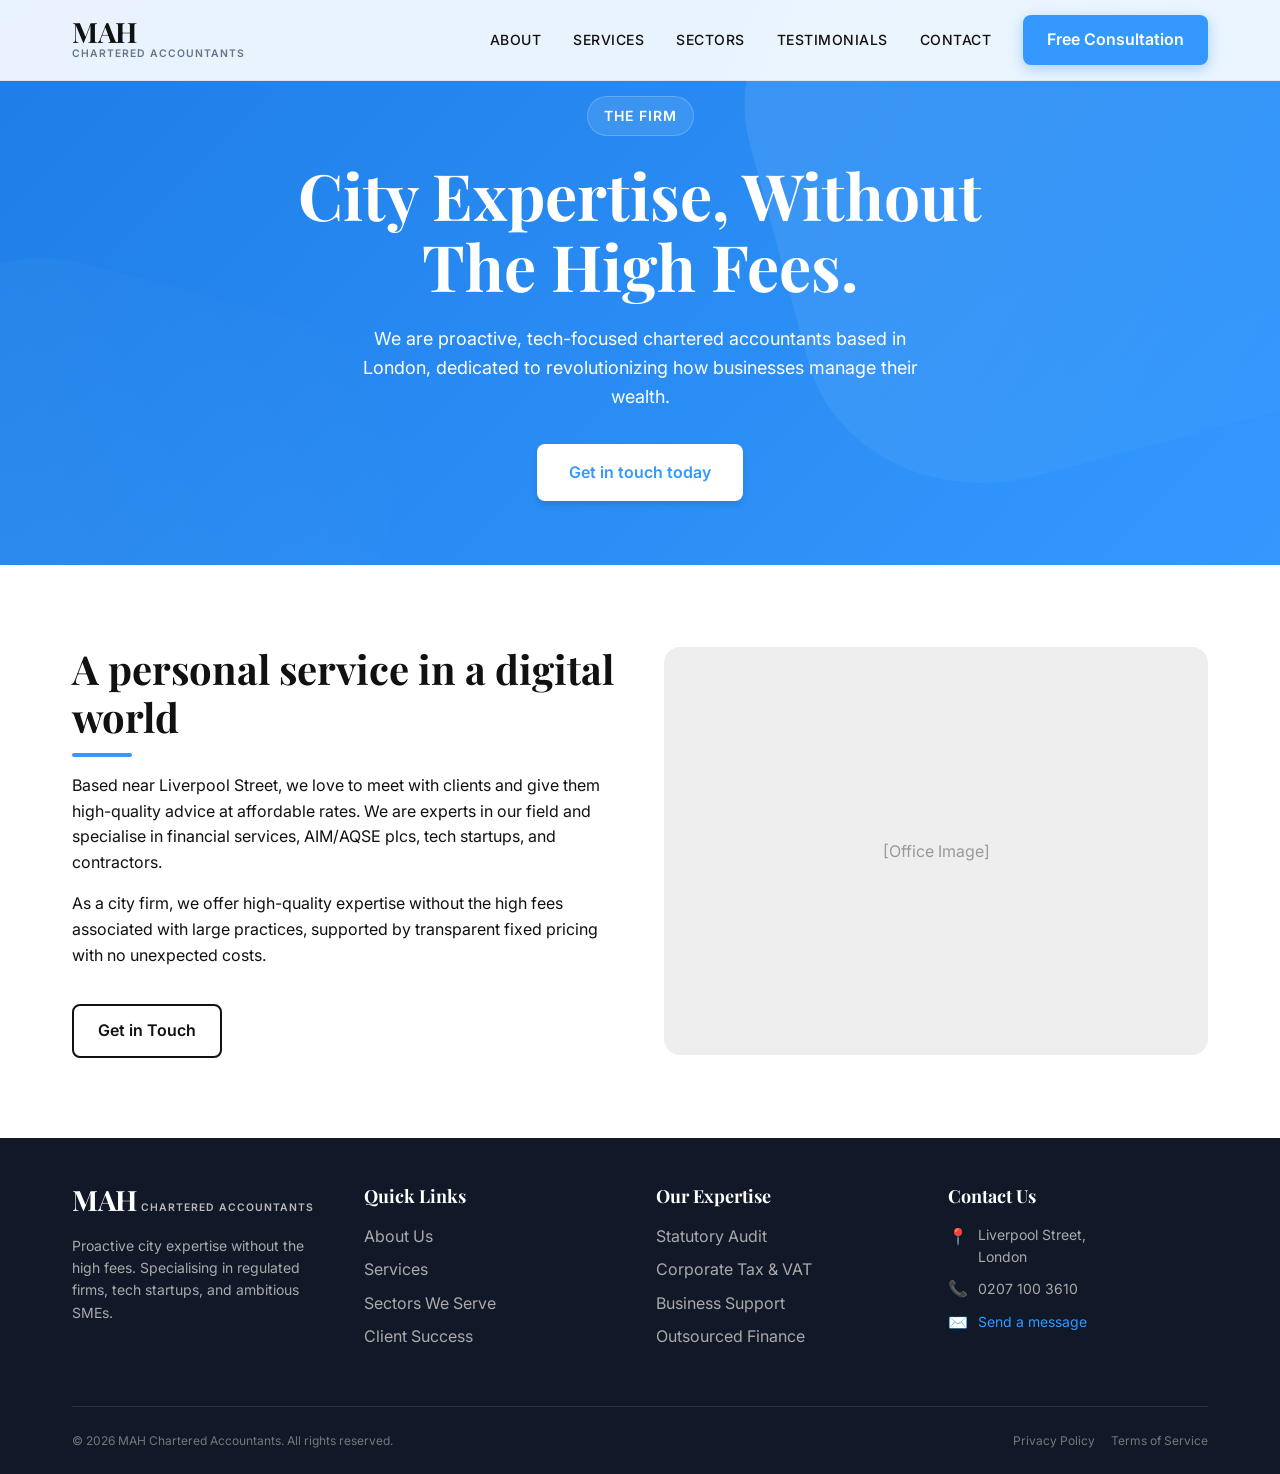
<file: public/about.html>
<!DOCTYPE html>
<html lang="en">

<head>
    <meta charset="UTF-8">
    <meta name="viewport" content="width=device-width, initial-scale=1.0">
    <title>About Us | MAH Chartered Accountants</title>
    <!-- Favicon -->
    <link rel="icon" type="image/png" href="assets/favicon.png">
    <link
        href="https://fonts.googleapis.com/css2?family=Inter:wght@300;400;500;600;700&family=Playfair+Display:wght@600;700&display=swap"
        rel="stylesheet">
    <link rel="stylesheet" href="css/main.css">
    <style>
        .page-header {
            padding: 150px 0 80px;
            background-color: var(--clr-primary-light);
            color: var(--clr-background);
            text-align: center;
        }

        .about-content {
            display: grid;
            grid-template-columns: 1fr 1fr;
            gap: var(--space-12);
            align-items: center;
            padding: var(--space-12) 0;
        }

        @media (max-width: 768px) {
            .about-content {
                grid-template-columns: 1fr;
            }
        }

        .about-img {
            border-radius: var(--radius-xl);
            box-shadow: var(--shadow-xl);
        }
    </style>
</head>

<body>
    <header class="header" id="header">
        <div class="container header-container">
            <a href="index.html" class="logo">
                <span class="logo-text">MAH</span>
                <span class="logo-subtext">Chartered Accountants</span>
            </a>
            <nav class="nav">
                <ul class="nav-list">
                    <li><a href="about.html" class="nav-link active">About</a></li>
                    <li><a href="index.html#services" class="nav-link">Services</a></li>
                    <li><a href="sectors.html" class="nav-link">Sectors</a></li>
                    <li><a href="index.html#testimonials" class="nav-link">Testimonials</a></li>
                    <li><a href="index.html#contact" class="nav-link">Contact</a></li>
                </ul>
                <div class="header-cta">
                    <a href="contact.html" class="btn btn-primary">Free Consultation</a>
                </div>
            </nav>
        </div>
    </header>

    <main>
        <div class="page-header"
            style="background: linear-gradient(135deg, var(--clr-primary-dark) 0%, var(--clr-primary) 100%); color: white; padding: 6rem 0 4rem 0; position: relative; overflow: hidden; text-align: center;">
            <div class="container" style="position: relative; z-index: 2; max-width: 800px; margin: 0 auto;">
                <div class="animate-up"
                    style="display: inline-block; padding: var(--space-2) var(--space-4); background: rgba(255,255,255,0.1); border: 1px solid rgba(255,255,255,0.2); border-radius: 50px; font-size: var(--text-sm); margin-bottom: var(--space-6); font-weight: 600; letter-spacing: 1px; text-transform: uppercase;">
                    The Firm
                </div>
                <h1 class="animate-up delay-1"
                    style="font-size: clamp(2.5rem, 5vw, 4rem); margin-bottom: var(--space-6); line-height: 1.1; color: white;">
                    City Expertise, Without The High Fees.</h1>
                <p class="animate-up delay-2"
                    style="font-size: var(--text-lg); opacity: 0.9; margin-bottom: var(--space-8); max-width: 600px; margin-left: auto; margin-right: auto; line-height: 1.6;">
                    We are proactive, tech-focused chartered accountants based in London, dedicated to revolutionizing
                    how businesses manage their wealth.
                </p>
                <div class="animate-up delay-3"
                    style="display: flex; gap: var(--space-4); justify-content: center; flex-wrap: wrap;">
                    <a href="index.html#contact" class="btn"
                        style="background: white; color: var(--clr-primary); padding: var(--space-4) var(--space-8); font-size: var(--text-md); font-weight: 600; text-decoration: none; border-radius: var(--radius-md); box-shadow: 0 4px 6px rgba(0,0,0,0.1); transition: transform 0.3s ease;">Get
                        in touch today</a>
                </div>
            </div>
            <!-- Decorative background shapes -->
            <div style="position: absolute; top: 0; left: 0; right: 0; bottom: 0; overflow: hidden; z-index: 1;">
                <div
                    style="position: absolute; top: -20%; right: -10%; width: 50%; height: 100%; background: linear-gradient(135deg, rgba(255,255,255,0.1) 0%, transparent 100%); transform: rotate(-15deg); border-radius: 30%;">
                </div>
                <div
                    style="position: absolute; bottom: -30%; left: -10%; width: 40%; height: 80%; background: linear-gradient(45deg, rgba(255,255,255,0.05) 0%, transparent 100%); transform: rotate(15deg); border-radius: 30%;">
                </div>
            </div>
        </div>

        <div class="container section-container">
            <div class="about-content scroll-animate animate-fade-up">
                <div>
                    <h2 class="section-title">A personal service in a digital world</h2>
                    <p>Based near Liverpool Street, we love to meet with clients and give them high-quality advice at
                        affordable rates. We are experts in our field and specialise in financial services, AIM/AQSE
                        plcs, tech startups, and contractors.</p>
                    <p>As a city firm, we offer high-quality expertise without the high fees associated with large
                        practices, supported by transparent fixed pricing with no unexpected costs.</p>
                    <a href="contact.html" class="btn btn-secondary" style="margin-top: 20px;">Get in Touch</a>
                </div>
                <div>
                    <!-- Placeholder for office image -->
                    <div
                        style="background-color: #eee; width: 100%; aspect-ratio: 4/3; border-radius: var(--radius-xl); display: flex; align-items: center; justify-content: center; color: #999;">
                        [Office Image]
                    </div>
                </div>
            </div>
        </div>
    </main>

    <div id="global-footer"></div>

    <script src="js/main.js"></script>
</body>

</html>
</file>
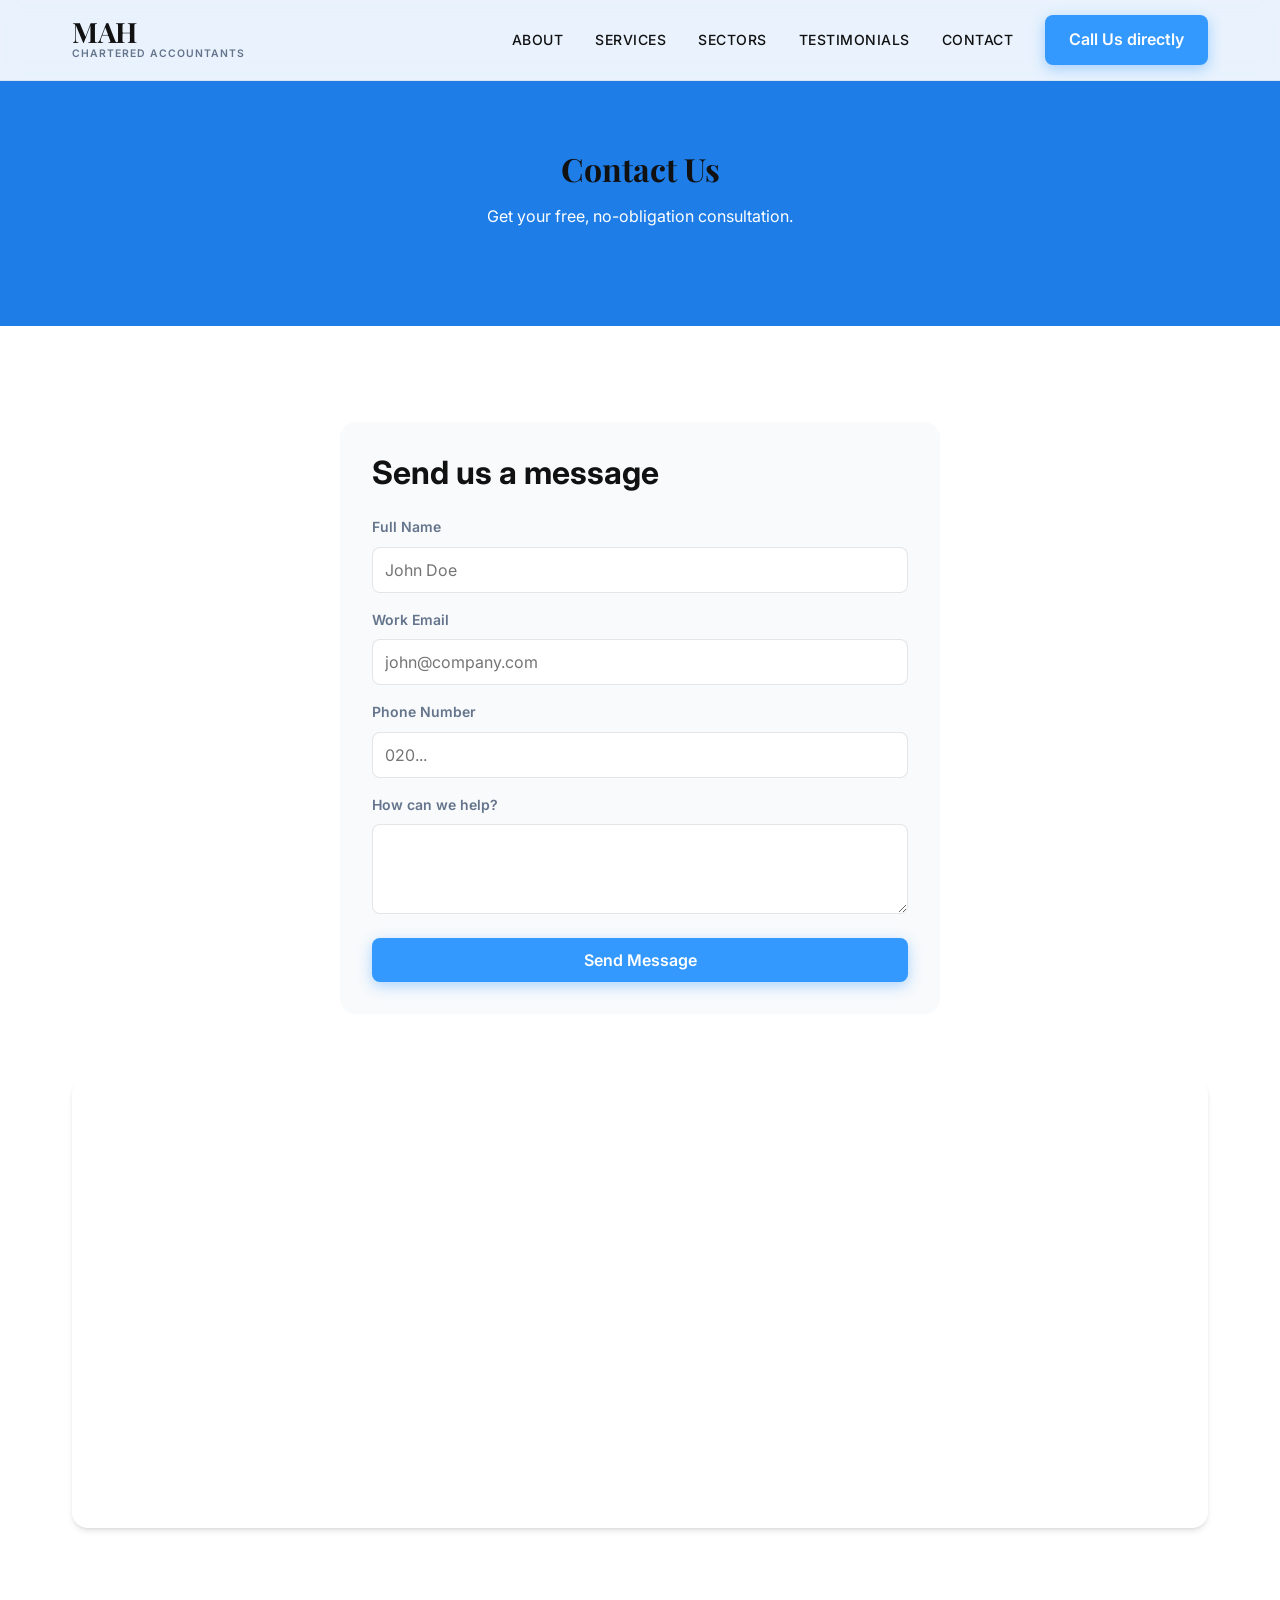
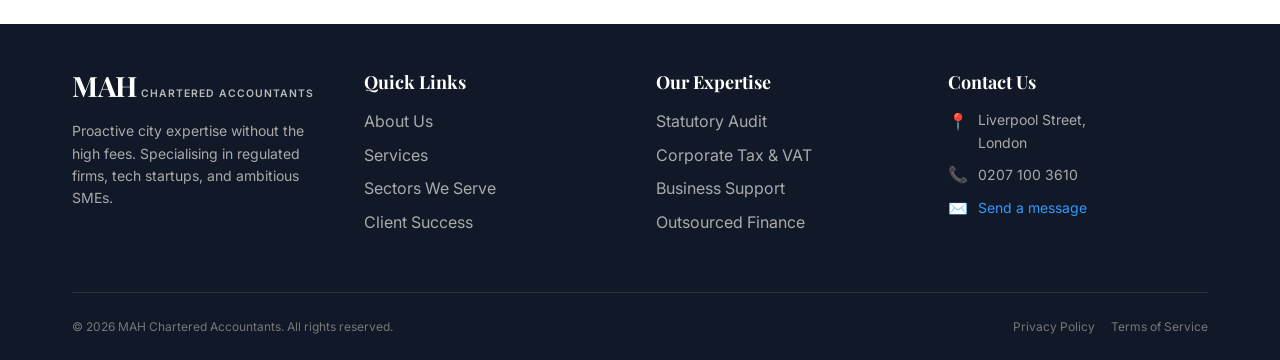
<file: public/contact.html>
<!DOCTYPE html>
<html lang="en">

<head>
    <meta charset="UTF-8">
    <meta name="viewport" content="width=device-width, initial-scale=1.0">
    <title>Contact Us | MAH Chartered Accountants</title>
    <!-- Favicon -->
    <link rel="icon" type="image/png" href="assets/favicon.png">
    <link
        href="https://fonts.googleapis.com/css2?family=Inter:wght@300;400;500;600;700&family=Playfair+Display:wght@600;700&display=swap"
        rel="stylesheet">
    <link rel="stylesheet" href="css/main.css">
    <style>
        .page-header {
            padding: 150px 0 80px;
            background-color: var(--clr-primary-dark);
            color: var(--clr-background);
            text-align: center;
        }
    </style>
</head>

<body>
    <header class="header" id="header">
        <div class="container header-container">
            <a href="index.html" class="logo">
                <span class="logo-text">MAH</span>
                <span class="logo-subtext">Chartered Accountants</span>
            </a>
            <nav class="nav">
                <ul class="nav-list">
                    <li><a href="about.html" class="nav-link">About</a></li>
                    <li><a href="index.html#services" class="nav-link">Services</a></li>
                    <li><a href="sectors.html" class="nav-link">Sectors</a></li>
                    <li><a href="index.html#testimonials" class="nav-link">Testimonials</a></li>
                    <li><a href="index.html#contact" class="nav-link">Contact</a></li>
                </ul>
                <div class="header-cta">
                    <a href="tel:02071003610" class="btn btn-primary">Call Us directly</a>
                </div>
            </nav>
        </div>
    </header>

    <main>
        <div class="page-header">
            <div class="container">
                <h1 class="animate-up">Contact Us</h1>
                <p class="animate-up delay-1">Get your free, no-obligation consultation.</p>
            </div>
        </div>

        <section class="section">
            <div class="container section-container">
                <!-- Reusing the CTA structure from main index but centering it slightly -->
                <div class="cta-wrapper scroll-animate animate-fade-up"
                    style="grid-template-columns: 1fr; max-width: 600px; margin: 0 auto; background: var(--clr-surface); padding: var(--space-8); border-radius: var(--radius-xl);">
                    <div class="cta-form-container" style="box-shadow: none; background: transparent; padding: 0;">
                        <form class="lead-capture-form">
                            <h3 style="text-align: left; font-size: 2rem;">Send us a message</h3>
                            <div class="form-group">
                                <label for="name">Full Name</label>
                                <input type="text" id="name" placeholder="John Doe" required>
                            </div>
                            <div class="form-group">
                                <label for="email">Work Email</label>
                                <input type="email" id="email" placeholder="john@company.com" required>
                            </div>
                            <div class="form-group">
                                <label for="phone">Phone Number</label>
                                <input type="tel" id="phone" placeholder="020..." required>
                            </div>
                            <div class="form-group">
                                <label for="message">How can we help?</label>
                                <textarea id="message" rows="4"
                                    style="width:100%; padding:var(--space-3); border:1px solid rgba(0,0,0,0.1); border-radius:var(--radius-md); font-family:var(--font-body); resize:vertical;"></textarea>
                            </div>
                            <button type="submit" class="btn btn-primary btn-block">Send Message</button>
                        </form>
                    </div>
                </div>

                <!-- Google Map Embed -->
                <div class="map-container"
                    style="margin-top: 4rem; width: 100%; border-radius: var(--radius-xl); overflow: hidden; box-shadow: var(--shadow-md);">
                    <iframe
                        src="https://www.google.com/maps/embed?pb=!1m18!1m12!1m3!1d2482.6859664585147!2d-0.084120823521639!3d51.51897261120288!2m3!1f0!2f0!3f0!3m2!1i1024!2i768!4f13.1!3m3!1m2!1s0x48761cb05ccb1af5%3A0xe53ea4dd53eada8!2sLiverpool%20St%2C%20London!5e0!3m2!1sen!2suk!4v1709440312000!5m2!1sen!2suk"
                        width="100%" height="450" style="border:0; display: block;" allowfullscreen="" loading="lazy"
                        referrerpolicy="no-referrer-when-downgrade" title="MAH Accounting Location Map"></iframe>
                </div>
            </div>
        </section>
    </main>

    <div id="global-footer"></div>

    <script src="js/main.js"></script>
</body>

</html>
</file>
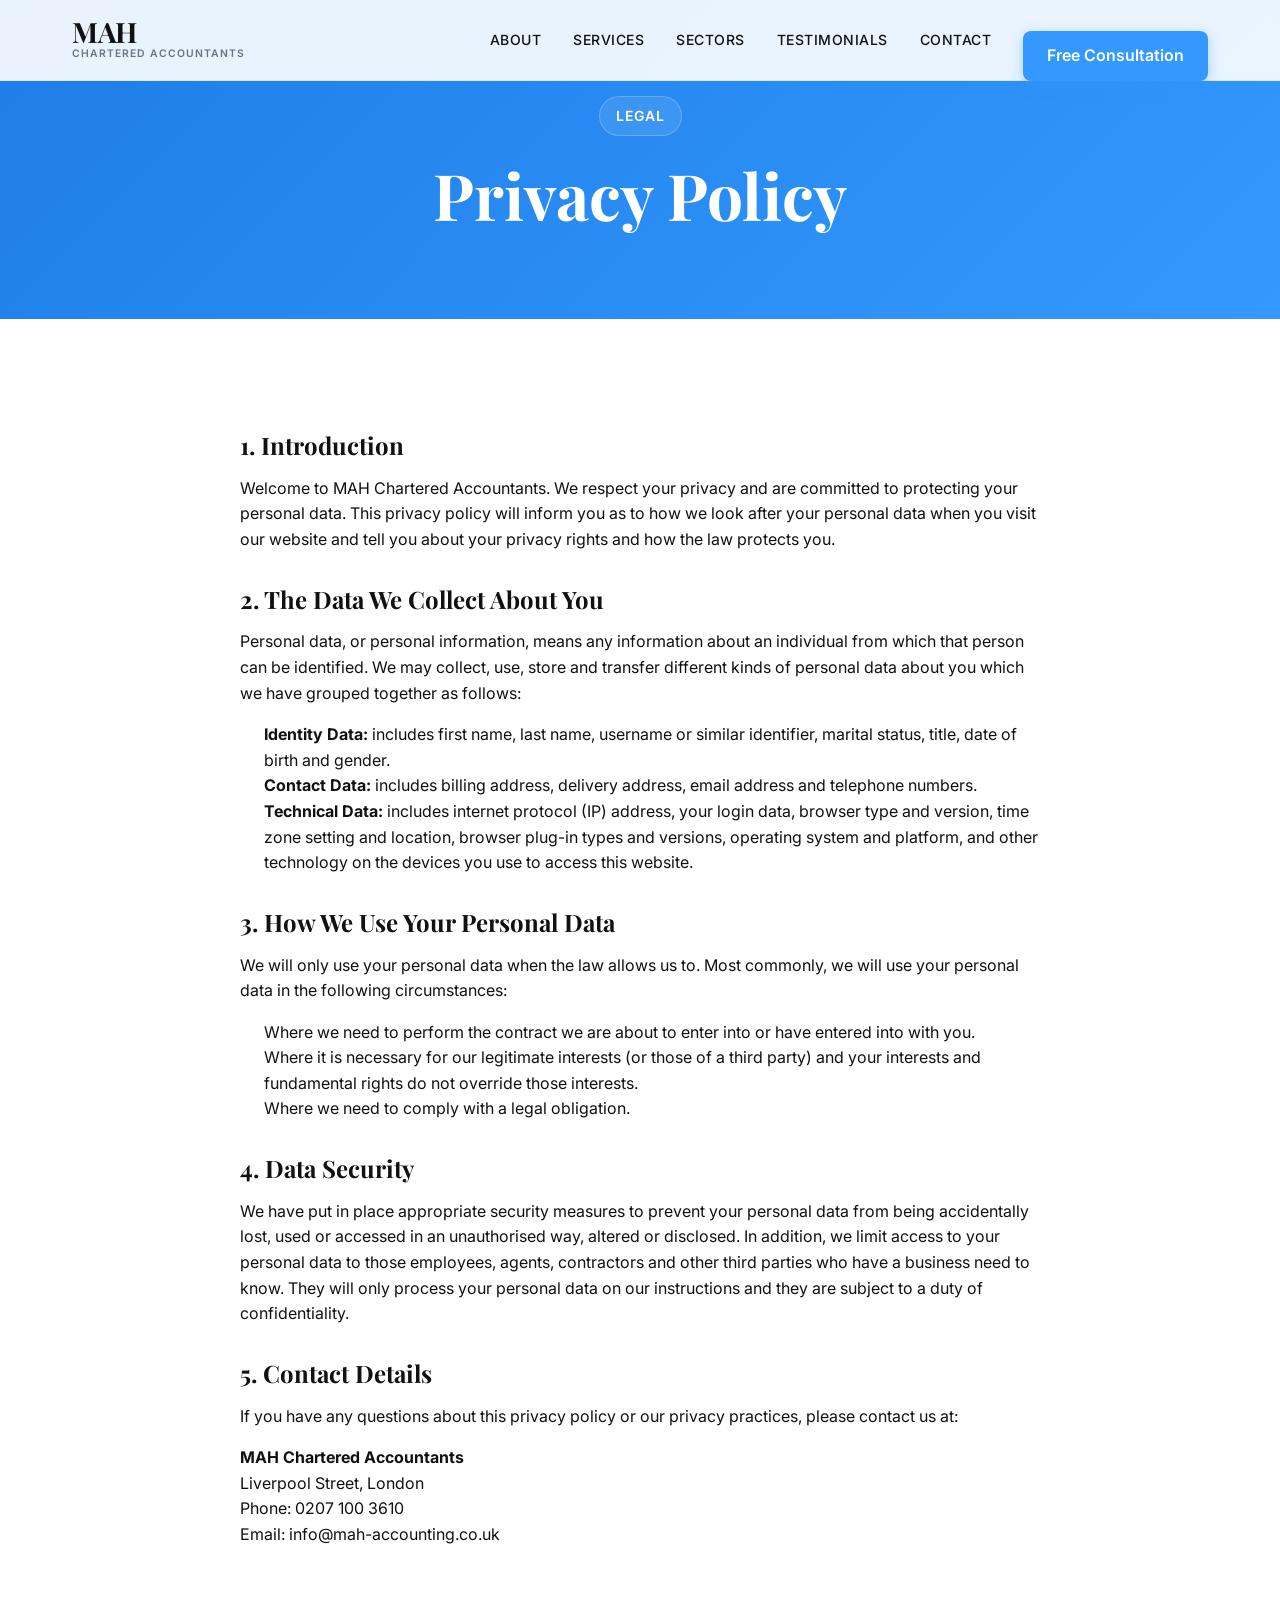
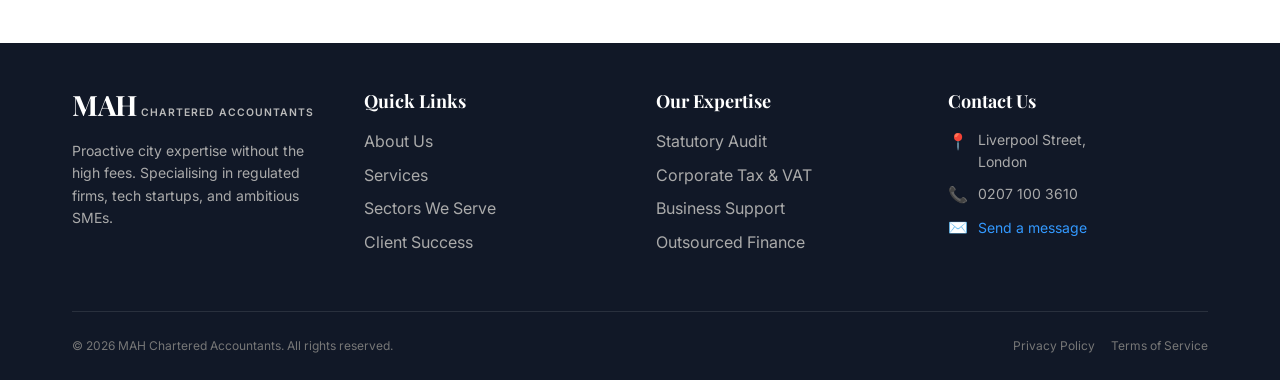
<file: public/privacy.html>
<!DOCTYPE html>
<html lang="en">

<head>
    <meta charset="UTF-8">
    <meta name="viewport" content="width=device-width, initial-scale=1.0">
    <title>Privacy Policy | MAH Chartered Accountants</title>
    <!-- Favicon -->
    <link rel="icon" type="image/png" href="assets/favicon.png">
    <link
        href="https://fonts.googleapis.com/css2?family=Inter:wght@300;400;500;600;700&family=Playfair+Display:wght@600;700&display=swap"
        rel="stylesheet">
    <link rel="stylesheet" href="css/main.css">
    <style>
        .page-header {
            padding: 150px 0 80px;
            background-color: var(--clr-primary-light);
            color: var(--clr-background);
            text-align: center;
        }

        .legal-content {
            padding: var(--space-12) 0;
            max-width: 800px;
            margin: 0 auto;
        }

        .legal-content h2 {
            margin-top: var(--space-8);
            margin-bottom: var(--space-4);
        }

        .legal-content p {
            margin-bottom: var(--space-4);
            line-height: 1.6;
        }

        .legal-content ul {
            margin-bottom: var(--space-4);
            padding-left: var(--space-6);
        }
    </style>
</head>

<body>
    <header class="header" id="header">
        <div class="container header-container">
            <a href="index.html" class="logo">
                <span class="logo-text">MAH</span>
                <span class="logo-subtext">Chartered Accountants</span>
            </a>
            <nav class="nav">
                <ul class="nav-list">
                    <li><a href="about.html" class="nav-link">About</a></li>
                    <li><a href="index.html#services" class="nav-link">Services</a></li>
                    <li><a href="sectors.html" class="nav-link">Sectors</a></li>
                    <li><a href="index.html#testimonials" class="nav-link">Testimonials</a></li>
                    <li><a href="index.html#contact" class="nav-link">Contact</a></li>
                </ul>
                <div class="header-cta" style="margin-top: 2rem; display: block;">
                    <a href="contact.html" class="btn btn-primary">Free Consultation</a>
                </div>
            </nav>
            <button class="mobile-menu-toggle" aria-label="Toggle Menu">
                <span></span>
                <span></span>
                <span></span>
            </button>
        </div>
    </header>

    <main>
        <div class="page-header"
            style="background: linear-gradient(135deg, var(--clr-primary-dark) 0%, var(--clr-primary) 100%); color: white; padding: 6rem 0 4rem 0; position: relative; overflow: hidden; text-align: center;">
            <div class="container" style="position: relative; z-index: 2; max-width: 800px; margin: 0 auto;">
                <div class="animate-up"
                    style="display: inline-block; padding: var(--space-2) var(--space-4); background: rgba(255,255,255,0.1); border: 1px solid rgba(255,255,255,0.2); border-radius: 50px; font-size: var(--text-sm); margin-bottom: var(--space-6); font-weight: 600; letter-spacing: 1px; text-transform: uppercase;">
                    Legal
                </div>
                <h1 class="animate-up delay-1"
                    style="font-size: clamp(2.5rem, 5vw, 4rem); margin-bottom: var(--space-6); line-height: 1.1; color: white;">
                    Privacy Policy</h1>
            </div>
        </div>

        <div class="container section-container">
            <div class="legal-content scroll-animate animate-fade-up">
                <h2>1. Introduction</h2>
                <p>Welcome to MAH Chartered Accountants. We respect your privacy and are committed to protecting your
                    personal data. This privacy policy will inform you as to how we look after your personal data when
                    you visit our website and tell you about your privacy rights and how the law protects you.</p>

                <h2>2. The Data We Collect About You</h2>
                <p>Personal data, or personal information, means any information about an individual from which that
                    person can be identified. We may collect, use, store and transfer different kinds of personal data
                    about you which we have grouped together as follows:</p>
                <ul>
                    <li><strong>Identity Data:</strong> includes first name, last name, username or similar identifier,
                        marital status, title, date of birth and gender.</li>
                    <li><strong>Contact Data:</strong> includes billing address, delivery address, email address and
                        telephone numbers.</li>
                    <li><strong>Technical Data:</strong> includes internet protocol (IP) address, your login data,
                        browser type and version, time zone setting and location, browser plug-in types and versions,
                        operating system and platform, and other technology on the devices you use to access this
                        website.</li>
                </ul>

                <h2>3. How We Use Your Personal Data</h2>
                <p>We will only use your personal data when the law allows us to. Most commonly, we will use your
                    personal data in the following circumstances:</p>
                <ul>
                    <li>Where we need to perform the contract we are about to enter into or have entered into with you.
                    </li>
                    <li>Where it is necessary for our legitimate interests (or those of a third party) and your
                        interests and fundamental rights do not override those interests.</li>
                    <li>Where we need to comply with a legal obligation.</li>
                </ul>

                <h2>4. Data Security</h2>
                <p>We have put in place appropriate security measures to prevent your personal data from being
                    accidentally lost, used or accessed in an unauthorised way, altered or disclosed. In addition, we
                    limit access to your personal data to those employees, agents, contractors and other third parties
                    who have a business need to know. They will only process your personal data on our instructions and
                    they are subject to a duty of confidentiality.</p>

                <h2>5. Contact Details</h2>
                <p>If you have any questions about this privacy policy or our privacy practices, please contact us at:
                </p>
                <p><strong>MAH Chartered Accountants</strong><br>Liverpool Street, London<br>Phone: 0207 100
                    3610<br>Email: info@mah-accounting.co.uk</p>
            </div>
        </div>
    </main>

    <div id="global-footer"></div>

    <script src="js/main.js"></script>
</body>

</html>
</file>
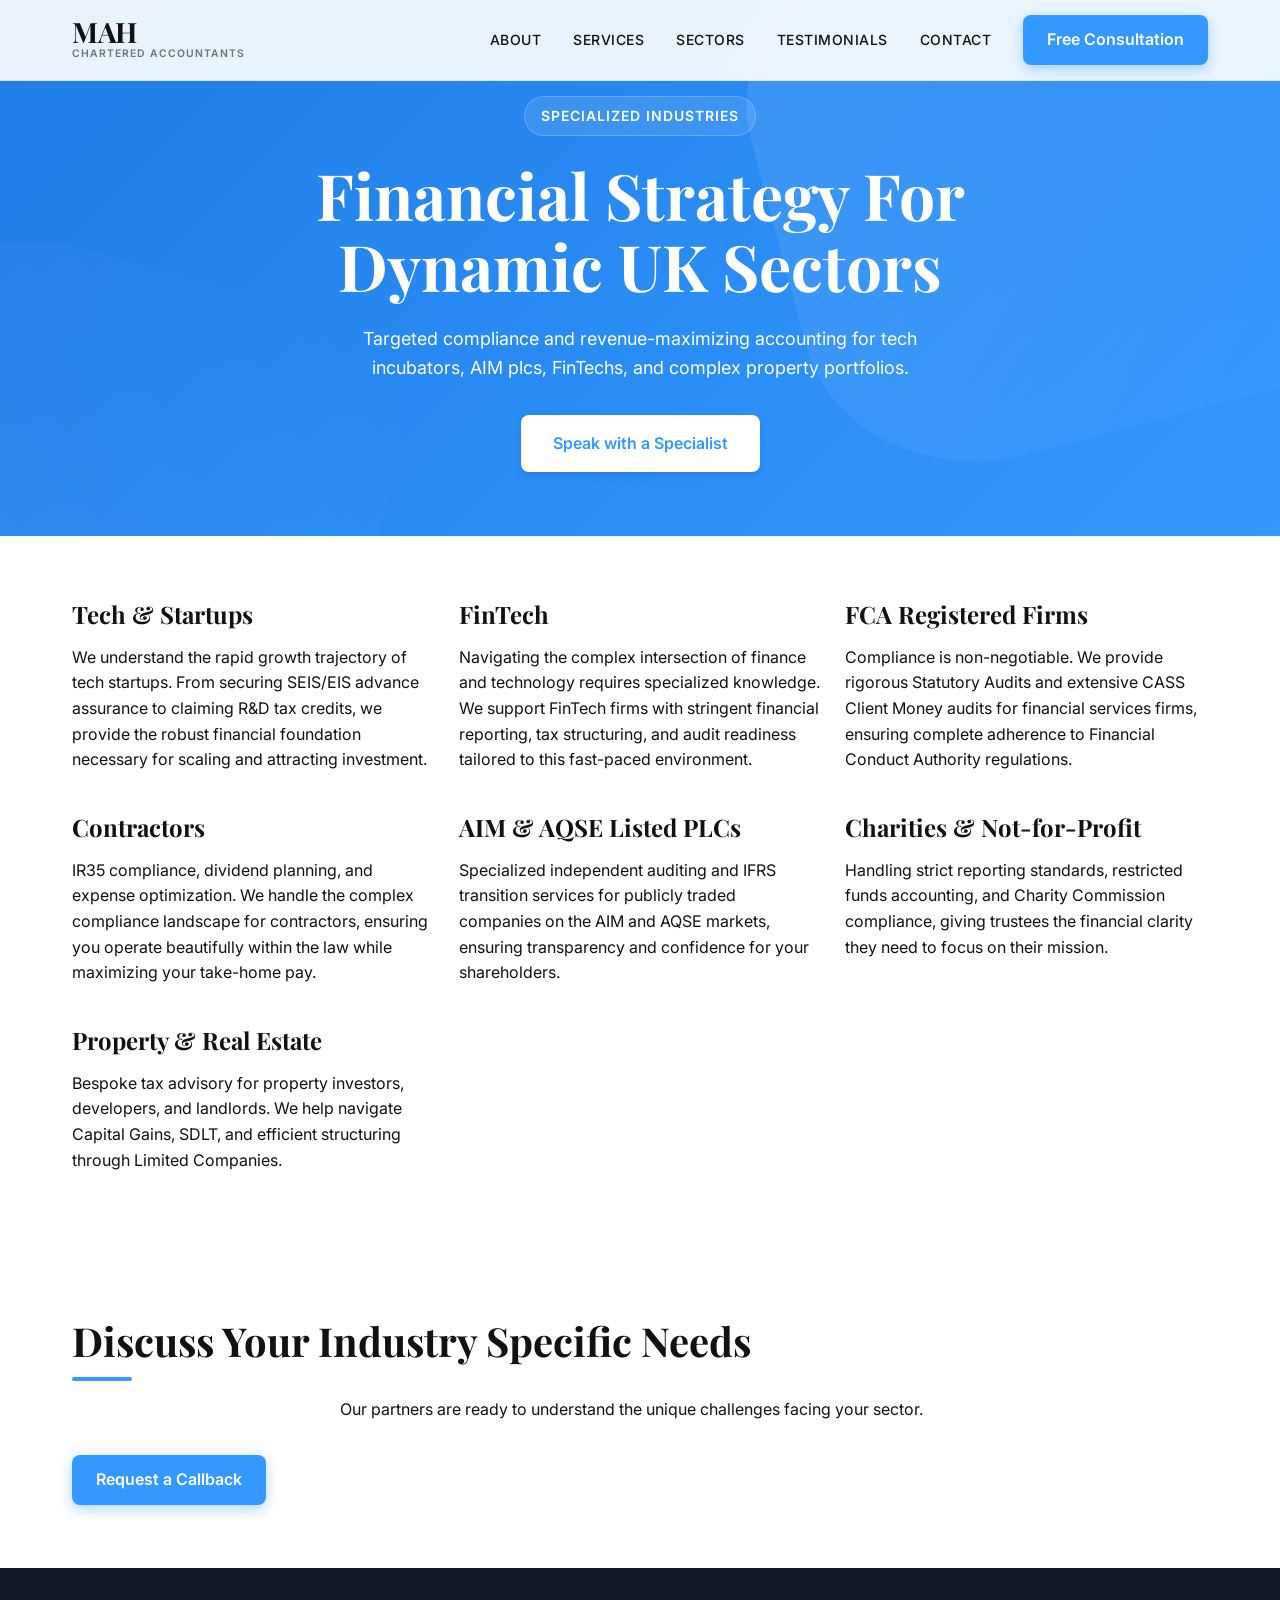
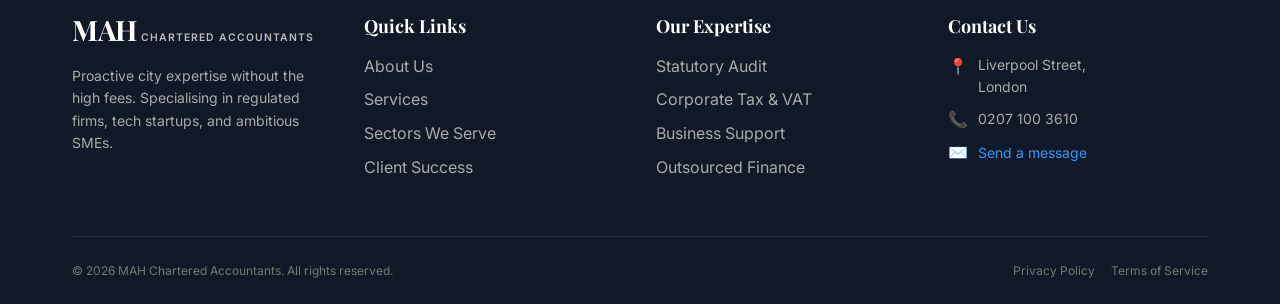
<file: public/sectors.html>
<!DOCTYPE html>
<html lang="en">

<head>
    <meta charset="UTF-8">
    <meta name="viewport" content="width=device-width, initial-scale=1.0">
    <title>Sectors | MAH Chartered Accountants</title>
    <meta name="description"
        content="Discover the specialized industries MAH Accounting serves: Tech, FinTech, FCA Registered, Contractors, AIM listed, Charities, and Property.">
    <!-- Favicon -->
    <link rel="icon" type="image/png" href="assets/favicon.png">
    <link
        href="https://fonts.googleapis.com/css2?family=Inter:wght@400;500;600;700&family=Playfair+Display:wght@500;600;700&display=swap"
        rel="stylesheet">
    <link rel="stylesheet" href="css/main.css">
</head>

<body>
    <header class="header" id="header">
        <div class="container header-container">
            <a href="index.html" class="logo">
                <span class="logo-text">MAH</span>
                <span class="logo-subtext">Chartered Accountants</span>
            </a>

            <nav class="nav">
                <ul class="nav-list">
                    <li><a href="about.html" class="nav-link">About</a></li>
                    <li><a href="index.html#services" class="nav-link">Services</a></li>
                    <li><a href="sectors.html" class="nav-link active">Sectors</a></li>
                    <li><a href="index.html#testimonials" class="nav-link">Testimonials</a></li>
                    <li><a href="index.html#contact" class="nav-link">Contact</a></li>
                </ul>
                <div class="header-cta">
                    <a href="contact.html" class="btn btn-primary">Free Consultation</a>
                </div>
            </nav>

            <button class="mobile-menu-toggle" aria-label="Toggle Menu">
                <span></span>
                <span></span>
                <span></span>
            </button>
        </div>
    </header>

    <main>
        <div class="page-header"
            style="background: linear-gradient(135deg, var(--clr-primary-dark) 0%, var(--clr-primary) 100%); color: white; padding: 6rem 0 4rem 0; position: relative; overflow: hidden; text-align: center;">
            <div class="container" style="position: relative; z-index: 2; max-width: 800px; margin: 0 auto;">
                <div class="animate-up"
                    style="display: inline-block; padding: var(--space-2) var(--space-4); background: rgba(255,255,255,0.1); border: 1px solid rgba(255,255,255,0.2); border-radius: 50px; font-size: var(--text-sm); margin-bottom: var(--space-6); font-weight: 600; letter-spacing: 1px; text-transform: uppercase;">
                    Specialized Industries
                </div>
                <h1 class="animate-up delay-1"
                    style="font-size: clamp(2.5rem, 5vw, 4rem); margin-bottom: var(--space-6); line-height: 1.1; color: white;">
                    Financial Strategy For Dynamic UK Sectors</h1>
                <p class="animate-up delay-2"
                    style="font-size: var(--text-lg); opacity: 0.9; margin-bottom: var(--space-8); max-width: 600px; margin-left: auto; margin-right: auto; line-height: 1.6;">
                    Targeted compliance and revenue-maximizing accounting for tech incubators, AIM plcs, FinTechs, and
                    complex property portfolios.
                </p>
                <div class="animate-up delay-3"
                    style="display: flex; gap: var(--space-4); justify-content: center; flex-wrap: wrap;">
                    <a href="index.html#contact" class="btn"
                        style="background: white; color: var(--clr-primary); padding: var(--space-4) var(--space-8); font-size: var(--text-md); font-weight: 600; text-decoration: none; border-radius: var(--radius-md); box-shadow: 0 4px 6px rgba(0,0,0,0.1); transition: transform 0.3s ease;">Speak
                        with a Specialist</a>
                </div>
            </div>
            <!-- Decorative background shapes -->
            <div style="position: absolute; top: 0; left: 0; right: 0; bottom: 0; overflow: hidden; z-index: 1;">
                <div
                    style="position: absolute; top: -20%; right: -10%; width: 50%; height: 100%; background: linear-gradient(135deg, rgba(255,255,255,0.1) 0%, transparent 100%); transform: rotate(-15deg); border-radius: 30%;">
                </div>
                <div
                    style="position: absolute; bottom: -30%; left: -10%; width: 40%; height: 80%; background: linear-gradient(45deg, rgba(255,255,255,0.05) 0%, transparent 100%); transform: rotate(15deg); border-radius: 30%;">
                </div>
            </div>
        </div>

        <section class="section">
            <div class="container">
                <div class="services-grid" style="grid-template-columns: repeat(auto-fit, minmax(300px, 1fr));">
                    <!-- Tech & Startups -->
                    <div class="service-detail scroll-animate animate-fade-up">
                        <h2>Tech & Startups</h2>
                        <p>We understand the rapid growth trajectory of tech startups. From securing SEIS/EIS advance
                            assurance to claiming R&D tax credits, we provide the robust financial foundation necessary
                            for scaling and attracting investment.</p>
                    </div>

                    <!-- FinTech -->
                    <div class="service-detail scroll-animate animate-fade-up stagger-1">
                        <h2>FinTech</h2>
                        <p>Navigating the complex intersection of finance and technology requires specialized knowledge.
                            We support FinTech firms with stringent financial reporting, tax structuring, and audit
                            readiness tailored to this fast-paced environment.</p>
                    </div>

                    <!-- FCA Registered -->
                    <div class="service-detail scroll-animate animate-fade-up stagger-2">
                        <h2>FCA Registered Firms</h2>
                        <p>Compliance is non-negotiable. We provide rigorous Statutory Audits and extensive CASS Client
                            Money audits for financial services firms, ensuring complete adherence to Financial Conduct
                            Authority regulations.</p>
                    </div>

                    <!-- Contractors -->
                    <div class="service-detail scroll-animate animate-fade-up">
                        <h2>Contractors</h2>
                        <p>IR35 compliance, dividend planning, and expense optimization. We handle the complex
                            compliance landscape for contractors, ensuring you operate beautifully within the law while
                            maximizing your take-home pay.</p>
                    </div>

                    <!-- AIM & AQSE Listed PLCs -->
                    <div class="service-detail scroll-animate animate-fade-up stagger-1">
                        <h2>AIM & AQSE Listed PLCs</h2>
                        <p>Specialized independent auditing and IFRS transition services for publicly traded companies
                            on the AIM and AQSE markets, ensuring transparency and confidence for your shareholders.</p>
                    </div>

                    <!-- Charities -->
                    <div class="service-detail scroll-animate animate-fade-up stagger-2">
                        <h2>Charities & Not-for-Profit</h2>
                        <p>Handling strict reporting standards, restricted funds accounting, and Charity Commission
                            compliance, giving trustees the financial clarity they need to focus on their mission.</p>
                    </div>

                    <!-- Property -->
                    <div class="service-detail scroll-animate animate-fade-up">
                        <h2>Property & Real Estate</h2>
                        <p>Bespoke tax advisory for property investors, developers, and landlords. We help navigate
                            Capital Gains, SDLT, and efficient structuring through Limited Companies.</p>
                    </div>
                </div>
            </div>
        </section>

        <!-- CTA Section Reuse -->
        <section class="section bg-light" id="cta">
            <div class="container text-center">
                <h2 class="section-title text-center scroll-animate animate-fade-up">Discuss Your Industry Specific
                    Needs</h2>
                <p style="max-width: 600px; margin: 0 auto 2rem;" class="scroll-animate animate-fade-up stagger-1">Our
                    partners are ready to understand the unique challenges facing your sector.</p>
                <a href="contact.html" class="btn btn-primary scroll-animate animate-fade-up stagger-2">Request a
                    Callback</a>
            </div>
        </section>
    </main>

    <div id="global-footer"></div>

    <script src="js/main.js"></script>
</body>

</html>
</file>
<file: css/main.css>
/* =========================================================================
   MAH Design System & Variables
   ========================================================================= */

:root {
    /* Color Palette */
    --clr-primary: #3399FF;
    /* Brand Blue */
    --clr-primary-light: #36B3FF;
    --clr-primary-dark: #1E7DE6;
    --clr-primary-subtle: #C3E8FE;

    --clr-background: #FFFFFF;
    --clr-surface: #F8FAFC;
    /* Light gray/blue tint for cards */
    --clr-surface-dark: #111827;
    /* Dark backgrounds */

    --clr-text-main: #111111;
    /* Charcoal text */
    --clr-text-muted: #64748B;
    --clr-text-light: #F8FAFC;
    /* Text on dark backgrounds */

    /* Typography */
    --font-heading: 'Playfair Display', serif;
    --font-body: 'Inter', sans-serif;

    --text-xs: 0.75rem;
    --text-sm: 0.875rem;
    --text-base: 1rem;
    --text-lg: 1.125rem;
    --text-xl: 1.25rem;
    --text-2xl: 1.5rem;
    --text-3xl: 2rem;
    --text-4xl: 2.5rem;
    --text-5xl: 3.5rem;
    --text-6xl: 4.5rem;

    /* Spacing */
    --space-1: 0.25rem;
    --space-2: 0.5rem;
    --space-3: 0.75rem;
    --space-4: 1rem;
    --space-6: 1.5rem;
    --space-8: 2rem;
    --space-12: 3rem;
    --space-16: 4rem;
    --space-24: 6rem;

    /* Layout */
    --container-max: 1200px;
    --container-pad: 2rem;

    /* Effects (Glassmorphism, Shadows) */
    --shadow-sm: 0 1px 2px 0 rgb(0 0 0 / 0.05);
    --shadow-md: 0 4px 6px -1px rgb(0 0 0 / 0.1), 0 2px 4px -2px rgb(0 0 0 / 0.1);
    --shadow-lg: 0 10px 15px -3px rgb(0 0 0 / 0.1), 0 4px 6px -4px rgb(0 0 0 / 0.1);
    --shadow-xl: 0 20px 25px -5px rgb(0 0 0 / 0.1), 0 8px 10px -6px rgb(0 0 0 / 0.1);

    --radius-sm: 0.375rem;
    --radius-md: 0.5rem;
    --radius-lg: 0.75rem;
    --radius-xl: 1rem;
    --radius-2xl: 1.5rem;

    /* Transitions */
    --transition-fast: 0.15s ease-in-out;
    --transition-normal: 0.3s ease-in-out;
    --transition-slow: 0.5s cubic-bezier(0.4, 0, 0.2, 1);
}

/* =========================================================================
   Reset & Base Styles
   ========================================================================= */

*,
*::before,
*::after {
    box-sizing: border-box;
    margin: 0;
    padding: 0;
}

html {
    scroll-behavior: smooth;
    font-size: 16px;
}

body {
    font-family: var(--font-body);
    color: var(--clr-text-main);
    background-color: var(--clr-background);
    line-height: 1.6;
    -webkit-font-smoothing: antialiased;
    overflow-x: hidden;
}

h1,
h2,
h3,
h4,
h5,
h6 {
    font-family: var(--font-heading);
    font-weight: 700;
    line-height: 1.2;
    color: var(--clr-text-main);
    margin-bottom: var(--space-4);
}

p {
    margin-bottom: var(--space-4);
}

a {
    color: var(--clr-primary);
    text-decoration: none;
    transition: color var(--transition-fast);
}

a:hover {
    color: var(--clr-primary-dark);
}

ul {
    list-style: none;
}

img {
    max-width: 100%;
    height: auto;
    display: block;
}

.container {
    width: 100%;
    max-width: var(--container-max);
    margin: 0 auto;
    padding: 0 var(--container-pad);
}

/* Base Utilities */
.text-gradient {
    background: linear-gradient(135deg, var(--clr-primary), var(--clr-primary-light));
    -webkit-background-clip: text;
    -webkit-text-fill-color: transparent;
    background-clip: text;
    color: transparent;
}

/* =========================================================================
   Components (Buttons)
   ========================================================================= */

.btn {
    display: inline-flex;
    align-items: center;
    justify-content: center;
    padding: var(--space-3) var(--space-6);
    border-radius: var(--radius-md);
    font-weight: 600;
    font-size: var(--text-base);
    transition: all var(--transition-normal);
    cursor: pointer;
    border: none;
    text-align: center;
    font-family: var(--font-body);
}

.btn-primary {
    background-color: var(--clr-primary);
    color: var(--clr-background);
    box-shadow: 0 4px 14px 0 rgba(51, 153, 255, 0.39);
}

.btn-primary:hover {
    background-color: var(--clr-primary-dark);
    color: var(--clr-background);
    transform: translateY(-2px);
    box-shadow: 0 6px 20px rgba(51, 153, 255, 0.4);
}

.btn-secondary {
    background-color: transparent;
    color: var(--clr-text-main);
    border: 2px solid var(--clr-text-main);
}

.btn-secondary:hover {
    background-color: var(--clr-text-main);
    color: var(--clr-background);
}

.btn-large {
    padding: var(--space-4) var(--space-8);
    font-size: var(--text-lg);
}

/* =========================================================================
   Header & Navigation
   ========================================================================= */
.header {
    position: fixed;
    top: 0;
    left: 0;
    width: 100%;
    background-color: rgba(255, 255, 255, 0.9);
    backdrop-filter: blur(10px);
    -webkit-backdrop-filter: blur(10px);
    z-index: 1000;
    transition: all var(--transition-normal);
    border-bottom: 1px solid rgba(0, 0, 0, 0.05);
}

.header.scrolled {
    box-shadow: var(--shadow-sm);
    padding: 10px 0;
}

.header-container {
    display: flex;
    justify-content: space-between;
    align-items: center;
    height: 80px;
    transition: height var(--transition-normal);
}

.header.scrolled .header-container {
    height: 70px;
}

.logo {
    display: flex;
    flex-direction: column;
    justify-content: center;
    color: var(--clr-text-main);
}

.logo:hover {
    color: var(--clr-text-main);
}

.logo-text {
    font-family: var(--font-heading);
    font-size: 1.75rem;
    font-weight: 700;
    line-height: 1;
    letter-spacing: -0.5px;
}

.logo-subtext {
    font-size: 0.65rem;
    text-transform: uppercase;
    letter-spacing: 1px;
    color: var(--clr-text-muted);
    font-weight: 600;
}

.nav {
    display: flex;
    align-items: center;
    gap: var(--space-8);
}

.nav-list {
    display: flex;
    align-items: center;
    gap: var(--space-8);
}

.nav-link {
    color: var(--clr-text-main);
    font-weight: 500;
    font-size: var(--text-sm);
    text-transform: uppercase;
    letter-spacing: 0.5px;
    position: relative;
    padding: var(--space-2) 0;
}

.nav-link::after {
    content: '';
    position: absolute;
    bottom: 0;
    left: 0;
    width: 0;
    height: 2px;
    background-color: var(--clr-primary);
    transition: width var(--transition-normal);
}

.nav-link:hover::after {
    width: 100%;
}

.mobile-menu-toggle {
    display: none;
    flex-direction: column;
    justify-content: space-between;
    width: 30px;
    height: 21px;
    background: transparent;
    border: none;
    cursor: pointer;
    padding: 0;
    z-index: 10;
}

.mobile-menu-toggle span {
    width: 100%;
    height: 3px;
    background-color: var(--clr-text-main);
    border-radius: 10px;
    transition: all 0.3s linear;
    position: relative;
    transform-origin: 1px;
}

/* =========================================================================
   Hero Section
   ========================================================================= */

.hero {
    position: relative;
    min-height: 100vh;
    display: flex;
    align-items: center;
    padding-top: 80px;
    /* Offset for fixed header */
    background-color: var(--clr-surface-dark);
    /* Dark background for contrast */
    color: var(--clr-text-light);
    overflow: hidden;
}

.hero-bg {
    position: absolute;
    top: 0;
    left: 0;
    width: 100%;
    height: 100%;
    z-index: 0;
    overflow: hidden;
}

/* Decorative Gradient Blobs */
.blob {
    position: absolute;
    border-radius: 50%;
    filter: blur(80px);
    opacity: 0.6;
    animation: drift 20s infinite alternate cubic-bezier(0.4, 0, 0.2, 1);
}

.blob-1 {
    top: -10%;
    left: -10%;
    width: 50vw;
    height: 50vw;
    background: radial-gradient(circle, var(--clr-primary-dark) 0%, transparent 70%);
}

.blob-2 {
    bottom: -20%;
    right: -10%;
    width: 60vw;
    height: 60vw;
    background: radial-gradient(circle, var(--clr-primary) 0%, transparent 70%);
    animation-delay: -10s;
}

@keyframes drift {
    0% {
        transform: translate(0, 0) scale(1);
    }

    100% {
        transform: translate(5%, 10%) scale(1.1);
    }
}

.hero-container {
    position: relative;
    z-index: 1;
    display: flex;
    align-items: center;
}

.hero-content {
    max-width: 800px;
}

.hero h1,
.hero h2,
.hero h3,
.hero h4,
.hero h5,
.hero h6 {
    color: var(--clr-text-light);
}

.hero-title {
    font-size: clamp(3rem, 5vw + 1rem, var(--text-6xl));
    margin-bottom: var(--space-6);
    letter-spacing: -1px;
}

.hero-subtitle {
    font-size: var(--text-xl);
    color: rgba(255, 255, 255, 0.8);
    margin-bottom: var(--space-8);
    max-width: 600px;
}

.hero-actions {
    display: flex;
    gap: var(--space-4);
    margin-bottom: var(--space-12);
}

.hero .btn-secondary {
    color: var(--clr-text-light);
    border-color: var(--clr-text-light);
}

.hero .btn-secondary:hover {
    background-color: var(--clr-text-light);
    color: var(--clr-surface-dark);
}

.hero-trust {
    border-top: 1px solid rgba(255, 255, 255, 0.1);
    padding-top: var(--space-6);
    max-width: 400px;
}

.trust-stars {
    font-size: 1.25rem;
    margin-bottom: var(--space-2);
    letter-spacing: 2px;
}

.hero-trust p {
    font-size: var(--text-sm);
    color: rgba(255, 255, 255, 0.6);
    margin-bottom: 0;
}

/* =========================================================================
   Animations (Initial Load)
   ========================================================================= */

.animate-up {
    opacity: 0;
    transform: translateY(30px);
    animation: fadeUp 0.8s var(--transition-slow) forwards;
}

.delay-1 {
    animation-delay: 0.1s;
}

.delay-2 {
    animation-delay: 0.2s;
}

.delay-3 {
    animation-delay: 0.3s;
}

@keyframes fadeUp {
    to {
        opacity: 1;
        transform: translateY(0);
    }
}

/* =========================================================================
   Responsive Design
   ========================================================================= */

@media (max-width: 992px) {

    .nav {
        position: fixed;
        top: 80px;
        left: -100%;
        width: 100%;
        height: calc(100vh - 80px);
        background-color: var(--clr-surface-dark);
        transition: left 0.3s ease;
        display: flex;
        flex-direction: column;
        padding: var(--space-8) var(--space-4);
        box-shadow: var(--shadow-md);
        overflow-y: auto;
    }

    .header.scrolled .nav {
        top: 70px;
        height: calc(100vh - 70px);
    }

    .nav.active {
        left: 0;
    }

    .nav-list {
        display: flex;
        flex-direction: column;
        gap: var(--space-6);
        margin-bottom: var(--space-8);
    }

    .nav-link {
        font-size: var(--text-lg);
        color: var(--clr-text-light);
    }

    .mobile-menu-toggle {
        display: flex;
    }

    /* Hamburger animation */
    .mobile-menu-toggle.active span:nth-child(1) {
        transform: rotate(45deg);
        top: 9px;
    }

    .mobile-menu-toggle.active span:nth-child(2) {
        opacity: 0;
        transform: scale(0);
    }

    .mobile-menu-toggle.active span:nth-child(3) {
        transform: rotate(-45deg);
        bottom: 9px;
    }

    .hero-actions {
        flex-direction: column;
    }

    .hero .btn {
        width: 100%;
    }
}

/* =========================================================================
   Sections General
   ========================================================================= */
.section {
    padding: var(--space-16) 0;
}

.section-container {
    padding-top: var(--space-8);
    padding-bottom: var(--space-8);
}

.section-header {
    margin-bottom: var(--space-12);
    max-width: 600px;
}

.section-header.text-center {
    margin-left: auto;
    margin-right: auto;
    text-align: center;
}

.section-title {
    font-size: clamp(2rem, 4vw + 1rem, var(--text-4xl));
    margin-bottom: var(--space-4);
    position: relative;
    padding-bottom: var(--space-4);
}

.section-title::after {
    content: '';
    position: absolute;
    bottom: 0;
    left: 0;
    width: 60px;
    height: 4px;
    background-color: var(--clr-primary);
    border-radius: var(--radius-sm);
}

.section-header.text-center .section-title::after {
    left: 50%;
    transform: translateX(-50%);
}

.section-title span {
    color: var(--clr-primary);
}

.section-subtitle {
    font-size: var(--text-lg);
    color: var(--clr-text-muted);
}

/* =========================================================================
   Marquee (Trusted By)
   ========================================================================= */
.trusted-by {
    background-color: var(--clr-surface);
    border-top: 1px solid rgba(0, 0, 0, 0.05);
    border-bottom: 1px solid rgba(0, 0, 0, 0.05);
    padding: var(--space-6) 0;
    overflow: hidden;
}

.trusted-label {
    text-align: center;
    font-size: var(--text-sm);
    color: var(--clr-text-muted);
    font-weight: 600;
    text-transform: uppercase;
    letter-spacing: 1px;
    margin-bottom: var(--space-4);
}

.marquee {
    width: 100%;
    overflow: hidden;
    white-space: nowrap;
    position: relative;
}

/* Fade Edges for Marquee effect */
.marquee::before,
.marquee::after {
    content: '';
    position: absolute;
    top: 0;
    width: 100px;
    height: 100%;
    z-index: 2;
}

.marquee::before {
    left: 0;
    background: linear-gradient(to right, var(--clr-surface), transparent);
}

.marquee::after {
    right: 0;
    background: linear-gradient(to left, var(--clr-surface), transparent);
}

.marquee-content {
    display: inline-block;
    animation: marquee_scroll 20s linear infinite;
}

.marquee-content span {
    display: inline-block;
    padding: 0 var(--space-8);
    font-size: var(--text-xl);
    font-family: var(--font-heading);
    color: var(--clr-text-muted);
    opacity: 0.6;
    font-weight: 600;
}

@keyframes marquee_scroll {
    0% {
        transform: translateX(0);
    }

    100% {
        transform: translateX(-50%);
    }
}

/* =========================================================================
   Features Grid
   ========================================================================= */
.features-grid {
    display: grid;
    grid-template-columns: repeat(auto-fit, minmax(300px, 1fr));
    gap: var(--space-8);
}

.feature-card {
    background: var(--clr-background);
    padding: var(--space-8);
    border-radius: var(--radius-xl);
    box-shadow: var(--shadow-sm);
    border: 1px solid rgba(0, 0, 0, 0.03);
    transition: all var(--transition-normal);
}

.feature-card:hover {
    transform: translateY(-5px);
    box-shadow: var(--shadow-lg);
    border-color: var(--clr-primary-subtle);
}

.feature-icon {
    font-size: 2.5rem;
    margin-bottom: var(--space-4);
    background: var(--clr-surface);
    width: 60px;
    height: 60px;
    display: flex;
    align-items: center;
    justify-content: center;
    border-radius: var(--radius-md);
}

.feature-card h3 {
    font-size: var(--text-lg);
    font-family: var(--font-body);
}

.feature-card p {
    color: var(--clr-text-muted);
    font-size: var(--text-sm);
    margin-bottom: 0;
}

/* =========================================================================
   Services Grid
   ========================================================================= */
.services {
    background-color: var(--clr-surface);
}

.services-header-wrapper {
    display: flex;
    justify-content: space-between;
    align-items: flex-end;
    margin-bottom: var(--space-12);
}

@media (max-width: 768px) {
    .services-header-wrapper {
        flex-direction: column;
        align-items: flex-start;
        gap: var(--space-4);
    }
}

.services-grid {
    display: grid;
    grid-template-columns: repeat(auto-fit, minmax(280px, 1fr));
    gap: var(--space-6);
}

.service-card {
    position: relative;
    padding: var(--space-8);
    border-radius: var(--radius-xl);
    background: var(--clr-background);
    overflow: hidden;
    height: 100%;
    display: flex;
    flex-direction: column;
    justify-content: space-between;
    box-shadow: var(--shadow-md);
    transform: translateZ(0);
    /* Hardware accel */
    text-decoration: none;
}

/* Interactive Card Background Effect */
.service-card .card-bg {
    position: absolute;
    top: 0;
    left: 0;
    width: 100%;
    height: 100%;
    background: linear-gradient(135deg, var(--clr-primary), var(--clr-primary-dark));
    z-index: 0;
    opacity: 0;
    transition: opacity var(--transition-slow);
}

.service-card:hover .card-bg {
    opacity: 1;
}

.service-card .card-content {
    position: relative;
    z-index: 10;
    pointer-events: none;
    /* Let clicks pass through to the parent <a> tag */
    transition: color var(--transition-normal);
}

.service-card:hover .card-content h3,
.service-card:hover .card-content p,
.service-card:hover .card-content .card-arrow {
    color: var(--clr-background);
}

.service-card h3 {
    font-size: var(--text-xl);
    margin-bottom: var(--space-3);
    font-family: var(--font-body);
    color: var(--clr-text-main);
}

.service-card p {
    color: var(--clr-text-muted);
    font-size: var(--text-sm);
    margin-bottom: var(--space-6);
}

.card-arrow {
    font-size: 1.5rem;
    font-weight: 700;
    color: var(--clr-primary);
    transition: transform var(--transition-normal);
    display: inline-block;
}

.service-card:hover .card-arrow {
    transform: translateX(10px);
}

/* =========================================================================
   Testimonials
   ========================================================================= */
.testimonial-grid {
    display: grid;
    grid-template-columns: repeat(auto-fit, minmax(300px, 1fr));
    gap: var(--space-8);
}

.testimonial-card {
    background: var(--clr-background);
    padding: var(--space-8);
    border-radius: var(--radius-xl);
    box-shadow: var(--shadow-sm);
    border: 1px solid rgba(0, 0, 0, 0.03);
    display: flex;
    flex-direction: column;
}

.testimonial-card .stars {
    margin-bottom: var(--space-4);
    letter-spacing: 2px;
}

.testimonial-card .quote {
    font-style: italic;
    font-size: var(--text-base);
    color: var(--clr-text-main);
    flex-grow: 1;
    line-height: 1.8;
}

.testimonial-card .author {
    margin-top: var(--space-6);
    padding-top: var(--space-4);
    border-top: 1px solid rgba(0, 0, 0, 0.05);
}

.testimonial-card strong {
    font-family: var(--font-heading);
    color: var(--clr-text-main);
}

/* =========================================================================
   CTA / Contact / Lead Capture
   ========================================================================= */
.cta-contact {
    background-color: var(--clr-surface-dark);
    position: relative;
    overflow: hidden;
}

.cta-contact::before {
    content: '';
    position: absolute;
    top: -50%;
    left: -10%;
    width: 60vw;
    height: 60vw;
    background: radial-gradient(circle, rgba(51, 153, 255, 0.1) 0%, transparent 60%);
    border-radius: 50%;
    pointer-events: none;
}

.cta-wrapper {
    display: grid;
    grid-template-columns: 1fr 400px;
    gap: var(--space-12);
    align-items: center;
}

@media (max-width: 992px) {
    .cta-wrapper {
        grid-template-columns: 1fr;
    }
}

.cta-content h2 {
    color: var(--clr-background);
    font-size: clamp(2.5rem, 4vw, var(--text-5xl));
    margin-bottom: var(--space-4);
}

.cta-content p {
    color: rgba(255, 255, 255, 0.8);
    font-size: var(--text-lg);
    margin-bottom: var(--space-8);
    max-width: 500px;
}

.contact-methods {
    display: flex;
    flex-direction: column;
    gap: var(--space-6);
}

.contact-item {
    display: flex;
    align-items: center;
    gap: var(--space-4);
    color: var(--clr-text-light);
}

.contact-item .icon {
    font-size: 1.5rem;
    background: rgba(255, 255, 255, 0.1);
    width: 50px;
    height: 50px;
    display: flex;
    align-items: center;
    justify-content: center;
    border-radius: 50%;
}

.contact-item .label {
    display: block;
    font-size: var(--text-xs);
    text-transform: uppercase;
    letter-spacing: 1px;
    color: rgba(255, 255, 255, 0.6);
}

.contact-item strong {
    font-size: var(--text-lg);
    font-family: var(--font-heading);
}

/* Lead Capture Form Styling */
.cta-form-container {
    background: var(--clr-background);
    padding: var(--space-8);
    border-radius: var(--radius-xl);
    box-shadow: var(--shadow-xl);
    position: relative;
    z-index: 10;
}

.lead-capture-form h3 {
    font-family: var(--font-body);
    font-size: var(--text-xl);
    margin-bottom: var(--space-6);
    text-align: center;
}

.form-group {
    margin-bottom: var(--space-4);
}

.form-group label {
    display: block;
    font-size: var(--text-sm);
    font-weight: 600;
    margin-bottom: var(--space-2);
    color: var(--clr-text-muted);
}

.form-group input {
    width: 100%;
    padding: var(--space-3);
    border: 1px solid rgba(0, 0, 0, 0.1);
    border-radius: var(--radius-md);
    font-family: var(--font-body);
    font-size: var(--text-base);
    transition: border-color var(--transition-fast), box-shadow var(--transition-fast);
}

.form-group input:focus {
    outline: none;
    border-color: var(--clr-primary);
    box-shadow: 0 0 0 3px rgba(51, 153, 255, 0.2);
}

.btn-block {
    width: 100%;
}

.form-note {
    text-align: center;
    font-size: var(--text-xs);
    color: var(--clr-text-muted);
    margin-top: var(--space-4);
    margin-bottom: 0;
}

/* =========================================================================
   Scroll Animations Logic
   ========================================================================= */
.scroll-animate {
    opacity: 0;
    transition: opacity 0.8s var(--transition-slow), transform 0.8s var(--transition-slow);
    will-change: opacity, transform;
}

.scroll-animate.visible {
    opacity: 1;
    transform: translate(0);
}

/* Initial States */
.animate-fade-up {
    transform: translateY(30px);
}

.animate-fade-left {
    transform: translateX(-30px);
}

.animate-fade-right {
    transform: translateX(30px);
}

.animate-zoom-in {
    transform: scale(0.95);
}

/* Stagger Logic when elements become visible */
.scroll-animate.stagger-1 {
    transition-delay: 0.1s;
}

.scroll-animate.stagger-2 {
    transition-delay: 0.2s;
}

.scroll-animate.stagger-3 {
    transition-delay: 0.3s;
}
</file>
<file: public/css/main.css>
/* =========================================================================
   MAH Design System & Variables
   ========================================================================= */

:root {
    /* Color Palette */
    --clr-primary: #3399FF;
    /* Brand Blue */
    --clr-primary-light: #36B3FF;
    --clr-primary-dark: #1E7DE6;
    --clr-primary-subtle: #C3E8FE;

    --clr-background: #FFFFFF;
    --clr-surface: #F8FAFC;
    /* Light gray/blue tint for cards */
    --clr-surface-dark: #111827;
    /* Dark backgrounds */

    --clr-text-main: #111111;
    /* Charcoal text */
    --clr-text-muted: #64748B;
    --clr-text-light: #F8FAFC;
    /* Text on dark backgrounds */

    /* Typography */
    --font-heading: 'Playfair Display', serif;
    --font-body: 'Inter', sans-serif;

    --text-xs: 0.75rem;
    --text-sm: 0.875rem;
    --text-base: 1rem;
    --text-lg: 1.125rem;
    --text-xl: 1.25rem;
    --text-2xl: 1.5rem;
    --text-3xl: 2rem;
    --text-4xl: 2.5rem;
    --text-5xl: 3.5rem;
    --text-6xl: 4.5rem;

    /* Spacing */
    --space-1: 0.25rem;
    --space-2: 0.5rem;
    --space-3: 0.75rem;
    --space-4: 1rem;
    --space-6: 1.5rem;
    --space-8: 2rem;
    --space-12: 3rem;
    --space-16: 4rem;
    --space-24: 6rem;

    /* Layout */
    --container-max: 1200px;
    --container-pad: 2rem;

    /* Effects (Glassmorphism, Shadows) */
    --shadow-sm: 0 1px 2px 0 rgb(0 0 0 / 0.05);
    --shadow-md: 0 4px 6px -1px rgb(0 0 0 / 0.1), 0 2px 4px -2px rgb(0 0 0 / 0.1);
    --shadow-lg: 0 10px 15px -3px rgb(0 0 0 / 0.1), 0 4px 6px -4px rgb(0 0 0 / 0.1);
    --shadow-xl: 0 20px 25px -5px rgb(0 0 0 / 0.1), 0 8px 10px -6px rgb(0 0 0 / 0.1);

    --radius-sm: 0.375rem;
    --radius-md: 0.5rem;
    --radius-lg: 0.75rem;
    --radius-xl: 1rem;
    --radius-2xl: 1.5rem;

    /* Transitions */
    --transition-fast: 0.15s ease-in-out;
    --transition-normal: 0.3s ease-in-out;
    --transition-slow: 0.5s cubic-bezier(0.4, 0, 0.2, 1);
}

/* =========================================================================
   Reset & Base Styles
   ========================================================================= */

*,
*::before,
*::after {
    box-sizing: border-box;
    margin: 0;
    padding: 0;
}

html {
    scroll-behavior: smooth;
    font-size: 16px;
}

body {
    font-family: var(--font-body);
    color: var(--clr-text-main);
    background-color: var(--clr-background);
    line-height: 1.6;
    -webkit-font-smoothing: antialiased;
    overflow-x: hidden;
}

h1,
h2,
h3,
h4,
h5,
h6 {
    font-family: var(--font-heading);
    font-weight: 700;
    line-height: 1.2;
    color: var(--clr-text-main);
    margin-bottom: var(--space-4);
}

p {
    margin-bottom: var(--space-4);
}

a {
    color: var(--clr-primary);
    text-decoration: none;
    transition: color var(--transition-fast);
}

a:hover {
    color: var(--clr-primary-dark);
}

ul {
    list-style: none;
}

img {
    max-width: 100%;
    height: auto;
    display: block;
}

.container {
    width: 100%;
    max-width: var(--container-max);
    margin: 0 auto;
    padding: 0 var(--container-pad);
}

/* Base Utilities */
.text-gradient {
    background: linear-gradient(135deg, var(--clr-primary), var(--clr-primary-light));
    -webkit-background-clip: text;
    -webkit-text-fill-color: transparent;
    background-clip: text;
    color: transparent;
}

/* =========================================================================
   Components (Buttons)
   ========================================================================= */

.btn {
    display: inline-flex;
    align-items: center;
    justify-content: center;
    padding: var(--space-3) var(--space-6);
    border-radius: var(--radius-md);
    font-weight: 600;
    font-size: var(--text-base);
    transition: all var(--transition-normal);
    cursor: pointer;
    border: none;
    text-align: center;
    font-family: var(--font-body);
}

.btn-primary {
    background-color: var(--clr-primary);
    color: var(--clr-background);
    box-shadow: 0 4px 14px 0 rgba(51, 153, 255, 0.39);
}

.btn-primary:hover {
    background-color: var(--clr-primary-dark);
    color: var(--clr-background);
    transform: translateY(-2px);
    box-shadow: 0 6px 20px rgba(51, 153, 255, 0.4);
}

.btn-secondary {
    background-color: transparent;
    color: var(--clr-text-main);
    border: 2px solid var(--clr-text-main);
}

.btn-secondary:hover {
    background-color: var(--clr-text-main);
    color: var(--clr-background);
}

.btn-large {
    padding: var(--space-4) var(--space-8);
    font-size: var(--text-lg);
}

/* =========================================================================
   Header & Navigation
   ========================================================================= */
.header {
    position: fixed;
    top: 0;
    left: 0;
    width: 100%;
    background-color: rgba(255, 255, 255, 0.9);
    backdrop-filter: blur(10px);
    -webkit-backdrop-filter: blur(10px);
    z-index: 1000;
    transition: all var(--transition-normal);
    border-bottom: 1px solid rgba(0, 0, 0, 0.05);
}

.header.scrolled {
    box-shadow: var(--shadow-sm);
    padding: 10px 0;
}

.header-container {
    display: flex;
    justify-content: space-between;
    align-items: center;
    height: 80px;
    transition: height var(--transition-normal);
}

.header.scrolled .header-container {
    height: 70px;
}

.logo {
    display: flex;
    flex-direction: column;
    justify-content: center;
    color: var(--clr-text-main);
}

.logo:hover {
    color: var(--clr-text-main);
}

.logo-text {
    font-family: var(--font-heading);
    font-size: 1.75rem;
    font-weight: 700;
    line-height: 1;
    letter-spacing: -0.5px;
}

.logo-subtext {
    font-size: 0.65rem;
    text-transform: uppercase;
    letter-spacing: 1px;
    color: var(--clr-text-muted);
    font-weight: 600;
}

.nav {
    display: flex;
    align-items: center;
    gap: var(--space-8);
}

.nav-list {
    display: flex;
    align-items: center;
    gap: var(--space-8);
}

.nav-link {
    color: var(--clr-text-main);
    font-weight: 500;
    font-size: var(--text-sm);
    text-transform: uppercase;
    letter-spacing: 0.5px;
    position: relative;
    padding: var(--space-2) 0;
}

.nav-link::after {
    content: '';
    position: absolute;
    bottom: 0;
    left: 0;
    width: 0;
    height: 2px;
    background-color: var(--clr-primary);
    transition: width var(--transition-normal);
}

.nav-link:hover::after {
    width: 100%;
}

.mobile-menu-toggle {
    display: none;
    flex-direction: column;
    justify-content: space-between;
    width: 30px;
    height: 21px;
    background: transparent;
    border: none;
    cursor: pointer;
    padding: 0;
    z-index: 10;
}

.mobile-menu-toggle span {
    width: 100%;
    height: 3px;
    background-color: var(--clr-text-main);
    border-radius: 10px;
    transition: all 0.3s linear;
    position: relative;
    transform-origin: 1px;
}

/* =========================================================================
   Hero Section
   ========================================================================= */

.hero {
    position: relative;
    min-height: 100vh;
    display: flex;
    align-items: center;
    padding-top: 80px;
    /* Offset for fixed header */
    background-color: var(--clr-surface-dark);
    /* Dark background for contrast */
    color: var(--clr-text-light);
    overflow: hidden;
}

.hero-bg {
    position: absolute;
    top: 0;
    left: 0;
    width: 100%;
    height: 100%;
    z-index: 0;
    overflow: hidden;
}

/* Decorative Gradient Blobs */
.blob {
    position: absolute;
    border-radius: 50%;
    filter: blur(80px);
    opacity: 0.6;
    animation: drift 20s infinite alternate cubic-bezier(0.4, 0, 0.2, 1);
}

.blob-1 {
    top: -10%;
    left: -10%;
    width: 50vw;
    height: 50vw;
    background: radial-gradient(circle, var(--clr-primary-dark) 0%, transparent 70%);
}

.blob-2 {
    bottom: -20%;
    right: -10%;
    width: 60vw;
    height: 60vw;
    background: radial-gradient(circle, var(--clr-primary) 0%, transparent 70%);
    animation-delay: -10s;
}

@keyframes drift {
    0% {
        transform: translate(0, 0) scale(1);
    }

    100% {
        transform: translate(5%, 10%) scale(1.1);
    }
}

.hero-container {
    position: relative;
    z-index: 1;
    display: flex;
    align-items: center;
}

.hero-content {
    max-width: 800px;
}

.hero h1,
.hero h2,
.hero h3,
.hero h4,
.hero h5,
.hero h6 {
    color: var(--clr-text-light);
}

.hero-title {
    font-size: clamp(3rem, 5vw + 1rem, var(--text-6xl));
    margin-bottom: var(--space-6);
    letter-spacing: -1px;
}

.hero-subtitle {
    font-size: var(--text-xl);
    color: rgba(255, 255, 255, 0.8);
    margin-bottom: var(--space-8);
    max-width: 600px;
}

.hero-actions {
    display: flex;
    gap: var(--space-4);
    margin-bottom: var(--space-12);
}

.hero .btn-secondary {
    color: var(--clr-text-light);
    border-color: var(--clr-text-light);
}

.hero .btn-secondary:hover {
    background-color: var(--clr-text-light);
    color: var(--clr-surface-dark);
}

.hero-trust {
    border-top: 1px solid rgba(255, 255, 255, 0.1);
    padding-top: var(--space-6);
    max-width: 400px;
}

.trust-stars {
    font-size: 1.25rem;
    margin-bottom: var(--space-2);
    letter-spacing: 2px;
}

.hero-trust p {
    font-size: var(--text-sm);
    color: rgba(255, 255, 255, 0.6);
    margin-bottom: 0;
}

/* =========================================================================
   Animations (Initial Load)
   ========================================================================= */

.animate-up {
    opacity: 0;
    transform: translateY(30px);
    animation: fadeUp 0.8s var(--transition-slow) forwards;
}

.delay-1 {
    animation-delay: 0.1s;
}

.delay-2 {
    animation-delay: 0.2s;
}

.delay-3 {
    animation-delay: 0.3s;
}

@keyframes fadeUp {
    to {
        opacity: 1;
        transform: translateY(0);
    }
}

/* =========================================================================
   Responsive Design
   ========================================================================= */

@media (max-width: 992px) {

    .nav {
        position: fixed;
        top: 80px;
        left: -100%;
        width: 100%;
        height: calc(100vh - 80px);
        background-color: var(--clr-surface-light);
        transition: left 0.3s ease;
        display: flex;
        flex-direction: column;
        padding: var(--space-8) var(--space-4);
        box-shadow: var(--shadow-md);
        overflow-y: auto;
    }

    .header.scrolled .nav {
        top: 70px;
        height: calc(100vh - 70px);
    }

    .nav.active {
        left: 0;
    }

    .nav-list {
        display: flex;
        flex-direction: column;
        gap: var(--space-6);
        margin-bottom: var(--space-8);
    }

    .nav-link {
        font-size: var(--text-lg);
    }

    .mobile-menu-toggle {
        display: flex;
    }

    /* Hamburger animation */
    .mobile-menu-toggle.active span:nth-child(1) {
        transform: rotate(45deg);
        top: 9px;
    }

    .mobile-menu-toggle.active span:nth-child(2) {
        opacity: 0;
        transform: scale(0);
    }

    .mobile-menu-toggle.active span:nth-child(3) {
        transform: rotate(-45deg);
        bottom: 9px;
    }

    .hero-actions {
        flex-direction: column;
    }

    .hero .btn {
        width: 100%;
    }
}

/* =========================================================================
   Sections General
   ========================================================================= */
.section {
    padding: var(--space-16) 0;
}

.section-container {
    padding-top: var(--space-8);
    padding-bottom: var(--space-8);
}

.section-header {
    margin-bottom: var(--space-12);
    max-width: 600px;
}

.section-header.text-center {
    margin-left: auto;
    margin-right: auto;
    text-align: center;
}

.section-title {
    font-size: clamp(2rem, 4vw + 1rem, var(--text-4xl));
    margin-bottom: var(--space-4);
    position: relative;
    padding-bottom: var(--space-4);
}

.section-title::after {
    content: '';
    position: absolute;
    bottom: 0;
    left: 0;
    width: 60px;
    height: 4px;
    background-color: var(--clr-primary);
    border-radius: var(--radius-sm);
}

.section-header.text-center .section-title::after {
    left: 50%;
    transform: translateX(-50%);
}

.section-title span {
    color: var(--clr-primary);
}

.section-subtitle {
    font-size: var(--text-lg);
    color: var(--clr-text-muted);
}

/* =========================================================================
   Marquee (Trusted By)
   ========================================================================= */
.trusted-by {
    background-color: var(--clr-surface);
    border-top: 1px solid rgba(0, 0, 0, 0.05);
    border-bottom: 1px solid rgba(0, 0, 0, 0.05);
    padding: var(--space-6) 0;
    overflow: hidden;
}

.trusted-label {
    text-align: center;
    font-size: var(--text-sm);
    color: var(--clr-text-muted);
    font-weight: 600;
    text-transform: uppercase;
    letter-spacing: 1px;
    margin-bottom: var(--space-4);
}

.marquee {
    width: 100%;
    overflow: hidden;
    white-space: nowrap;
    position: relative;
}

/* Fade Edges for Marquee effect */
.marquee::before,
.marquee::after {
    content: '';
    position: absolute;
    top: 0;
    width: 100px;
    height: 100%;
    z-index: 2;
}

.marquee::before {
    left: 0;
    background: linear-gradient(to right, var(--clr-surface), transparent);
}

.marquee::after {
    right: 0;
    background: linear-gradient(to left, var(--clr-surface), transparent);
}

.marquee-content {
    display: inline-block;
    animation: marquee_scroll 20s linear infinite;
}

.marquee-content span {
    display: inline-block;
    padding: 0 var(--space-8);
    font-size: var(--text-xl);
    font-family: var(--font-heading);
    color: var(--clr-text-muted);
    opacity: 0.6;
    font-weight: 600;
}

@keyframes marquee_scroll {
    0% {
        transform: translateX(0);
    }

    100% {
        transform: translateX(-50%);
    }
}

/* =========================================================================
   Features Grid
   ========================================================================= */
.features-grid {
    display: grid;
    grid-template-columns: repeat(auto-fit, minmax(300px, 1fr));
    gap: var(--space-8);
}

.feature-card {
    background: var(--clr-background);
    padding: var(--space-8);
    border-radius: var(--radius-xl);
    box-shadow: var(--shadow-sm);
    border: 1px solid rgba(0, 0, 0, 0.03);
    transition: all var(--transition-normal);
}

.feature-card:hover {
    transform: translateY(-5px);
    box-shadow: var(--shadow-lg);
    border-color: var(--clr-primary-subtle);
}

.feature-icon {
    font-size: 2.5rem;
    margin-bottom: var(--space-4);
    background: var(--clr-surface);
    width: 60px;
    height: 60px;
    display: flex;
    align-items: center;
    justify-content: center;
    border-radius: var(--radius-md);
}

.feature-card h3 {
    font-size: var(--text-lg);
    font-family: var(--font-body);
}

.feature-card p {
    color: var(--clr-text-muted);
    font-size: var(--text-sm);
    margin-bottom: 0;
}

/* =========================================================================
   Services Grid
   ========================================================================= */
.services {
    background-color: var(--clr-surface);
}

.services-header-wrapper {
    display: flex;
    justify-content: space-between;
    align-items: flex-end;
    margin-bottom: var(--space-12);
}

@media (max-width: 768px) {
    .services-header-wrapper {
        flex-direction: column;
        align-items: flex-start;
        gap: var(--space-4);
    }
}

.services-grid {
    display: grid;
    grid-template-columns: repeat(auto-fit, minmax(280px, 1fr));
    gap: var(--space-6);
}

.service-card {
    position: relative;
    padding: var(--space-8);
    border-radius: var(--radius-xl);
    background: var(--clr-background);
    overflow: hidden;
    height: 100%;
    display: flex;
    flex-direction: column;
    justify-content: space-between;
    box-shadow: var(--shadow-md);
    transform: translateZ(0);
    /* Hardware accel */
    text-decoration: none;
}

/* Interactive Card Background Effect */
.service-card .card-bg {
    position: absolute;
    top: 0;
    left: 0;
    width: 100%;
    height: 100%;
    background: linear-gradient(135deg, var(--clr-primary), var(--clr-primary-dark));
    z-index: 0;
    opacity: 0;
    transition: opacity var(--transition-slow);
}

.service-card:hover .card-bg {
    opacity: 1;
}

.service-card .card-content {
    position: relative;
    z-index: 10;
    pointer-events: none;
    /* Let clicks pass through to the parent <a> tag */
    transition: color var(--transition-normal);
}

.service-card:hover .card-content h3,
.service-card:hover .card-content p,
.service-card:hover .card-content .card-arrow {
    color: var(--clr-background);
}

.service-card h3 {
    font-size: var(--text-xl);
    margin-bottom: var(--space-3);
    font-family: var(--font-body);
    color: var(--clr-text-main);
}

.service-card p {
    color: var(--clr-text-muted);
    font-size: var(--text-sm);
    margin-bottom: var(--space-6);
}

.card-arrow {
    font-size: 1.5rem;
    font-weight: 700;
    color: var(--clr-primary);
    transition: transform var(--transition-normal);
    display: inline-block;
}

.service-card:hover .card-arrow {
    transform: translateX(10px);
}

/* =========================================================================
   Testimonials
   ========================================================================= */
.testimonial-grid {
    display: grid;
    grid-template-columns: repeat(auto-fit, minmax(300px, 1fr));
    gap: var(--space-8);
}

.testimonial-card {
    background: var(--clr-background);
    padding: var(--space-8);
    border-radius: var(--radius-xl);
    box-shadow: var(--shadow-sm);
    border: 1px solid rgba(0, 0, 0, 0.03);
    display: flex;
    flex-direction: column;
}

.testimonial-card .stars {
    margin-bottom: var(--space-4);
    letter-spacing: 2px;
}

.testimonial-card .quote {
    font-style: italic;
    font-size: var(--text-base);
    color: var(--clr-text-main);
    flex-grow: 1;
    line-height: 1.8;
}

.testimonial-card .author {
    margin-top: var(--space-6);
    padding-top: var(--space-4);
    border-top: 1px solid rgba(0, 0, 0, 0.05);
}

.testimonial-card strong {
    font-family: var(--font-heading);
    color: var(--clr-text-main);
}

/* =========================================================================
   CTA / Contact / Lead Capture
   ========================================================================= */
.cta-contact {
    background-color: var(--clr-surface-dark);
    position: relative;
    overflow: hidden;
}

.cta-contact::before {
    content: '';
    position: absolute;
    top: -50%;
    left: -10%;
    width: 60vw;
    height: 60vw;
    background: radial-gradient(circle, rgba(51, 153, 255, 0.1) 0%, transparent 60%);
    border-radius: 50%;
    pointer-events: none;
}

.cta-wrapper {
    display: grid;
    grid-template-columns: 1fr 400px;
    gap: var(--space-12);
    align-items: center;
}

@media (max-width: 992px) {
    .cta-wrapper {
        grid-template-columns: 1fr;
    }
}

.cta-content h2 {
    color: var(--clr-background);
    font-size: clamp(2.5rem, 4vw, var(--text-5xl));
    margin-bottom: var(--space-4);
}

.cta-content p {
    color: rgba(255, 255, 255, 0.8);
    font-size: var(--text-lg);
    margin-bottom: var(--space-8);
    max-width: 500px;
}

.contact-methods {
    display: flex;
    flex-direction: column;
    gap: var(--space-6);
}

.contact-item {
    display: flex;
    align-items: center;
    gap: var(--space-4);
    color: var(--clr-text-light);
}

.contact-item .icon {
    font-size: 1.5rem;
    background: rgba(255, 255, 255, 0.1);
    width: 50px;
    height: 50px;
    display: flex;
    align-items: center;
    justify-content: center;
    border-radius: 50%;
}

.contact-item .label {
    display: block;
    font-size: var(--text-xs);
    text-transform: uppercase;
    letter-spacing: 1px;
    color: rgba(255, 255, 255, 0.6);
}

.contact-item strong {
    font-size: var(--text-lg);
    font-family: var(--font-heading);
}

/* Lead Capture Form Styling */
.cta-form-container {
    background: var(--clr-background);
    padding: var(--space-8);
    border-radius: var(--radius-xl);
    box-shadow: var(--shadow-xl);
    position: relative;
    z-index: 10;
}

.lead-capture-form h3 {
    font-family: var(--font-body);
    font-size: var(--text-xl);
    margin-bottom: var(--space-6);
    text-align: center;
}

.form-group {
    margin-bottom: var(--space-4);
}

.form-group label {
    display: block;
    font-size: var(--text-sm);
    font-weight: 600;
    margin-bottom: var(--space-2);
    color: var(--clr-text-muted);
}

.form-group input {
    width: 100%;
    padding: var(--space-3);
    border: 1px solid rgba(0, 0, 0, 0.1);
    border-radius: var(--radius-md);
    font-family: var(--font-body);
    font-size: var(--text-base);
    transition: border-color var(--transition-fast), box-shadow var(--transition-fast);
}

.form-group input:focus {
    outline: none;
    border-color: var(--clr-primary);
    box-shadow: 0 0 0 3px rgba(51, 153, 255, 0.2);
}

.btn-block {
    width: 100%;
}

.form-note {
    text-align: center;
    font-size: var(--text-xs);
    color: var(--clr-text-muted);
    margin-top: var(--space-4);
    margin-bottom: 0;
}

/* =========================================================================
   Scroll Animations Logic
   ========================================================================= */
.scroll-animate {
    opacity: 0;
    transition: opacity 0.8s var(--transition-slow), transform 0.8s var(--transition-slow);
    will-change: opacity, transform;
}

.scroll-animate.visible {
    opacity: 1;
    transform: translate(0);
}

/* Initial States */
.animate-fade-up {
    transform: translateY(30px);
}

.animate-fade-left {
    transform: translateX(-30px);
}

.animate-fade-right {
    transform: translateX(30px);
}

.animate-zoom-in {
    transform: scale(0.95);
}

/* Stagger Logic when elements become visible */
.scroll-animate.stagger-1 {
    transition-delay: 0.1s;
}

.scroll-animate.stagger-2 {
    transition-delay: 0.2s;
}

.scroll-animate.stagger-3 {
    transition-delay: 0.3s;
}
</file>
